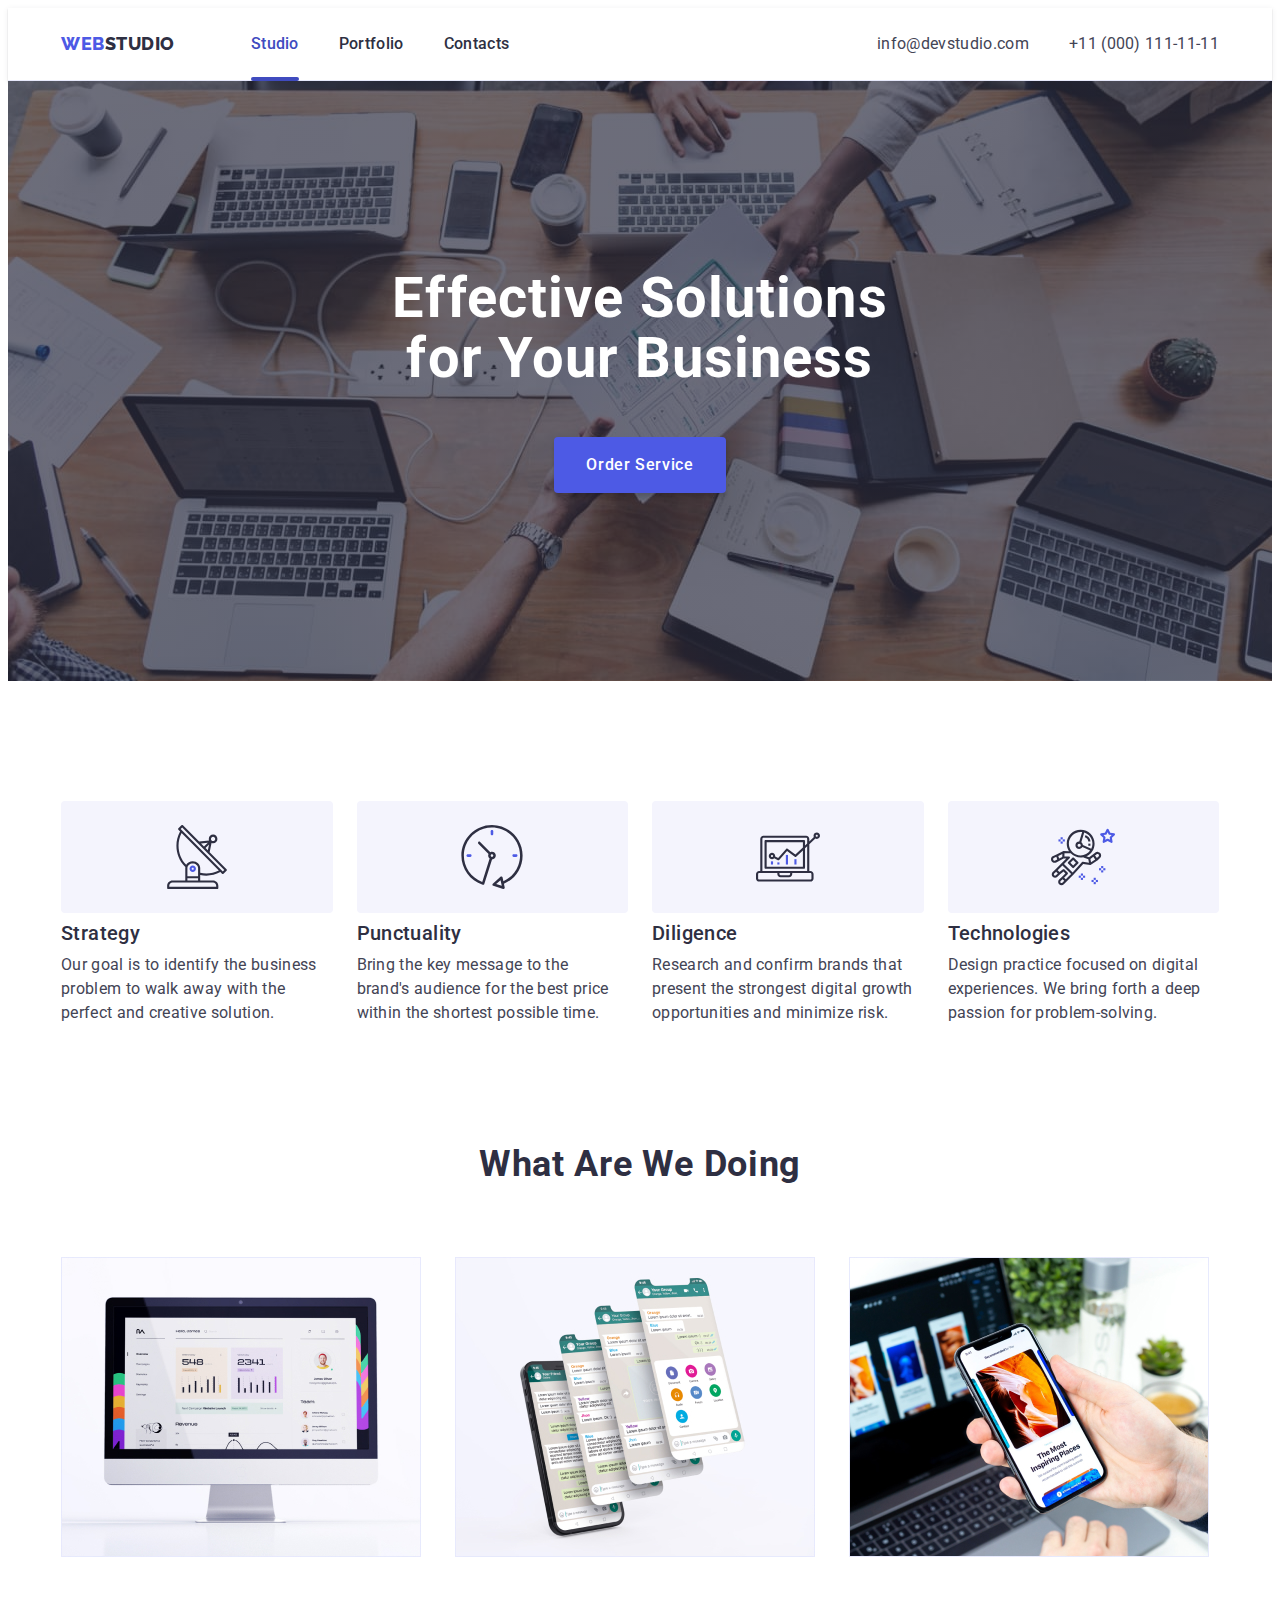
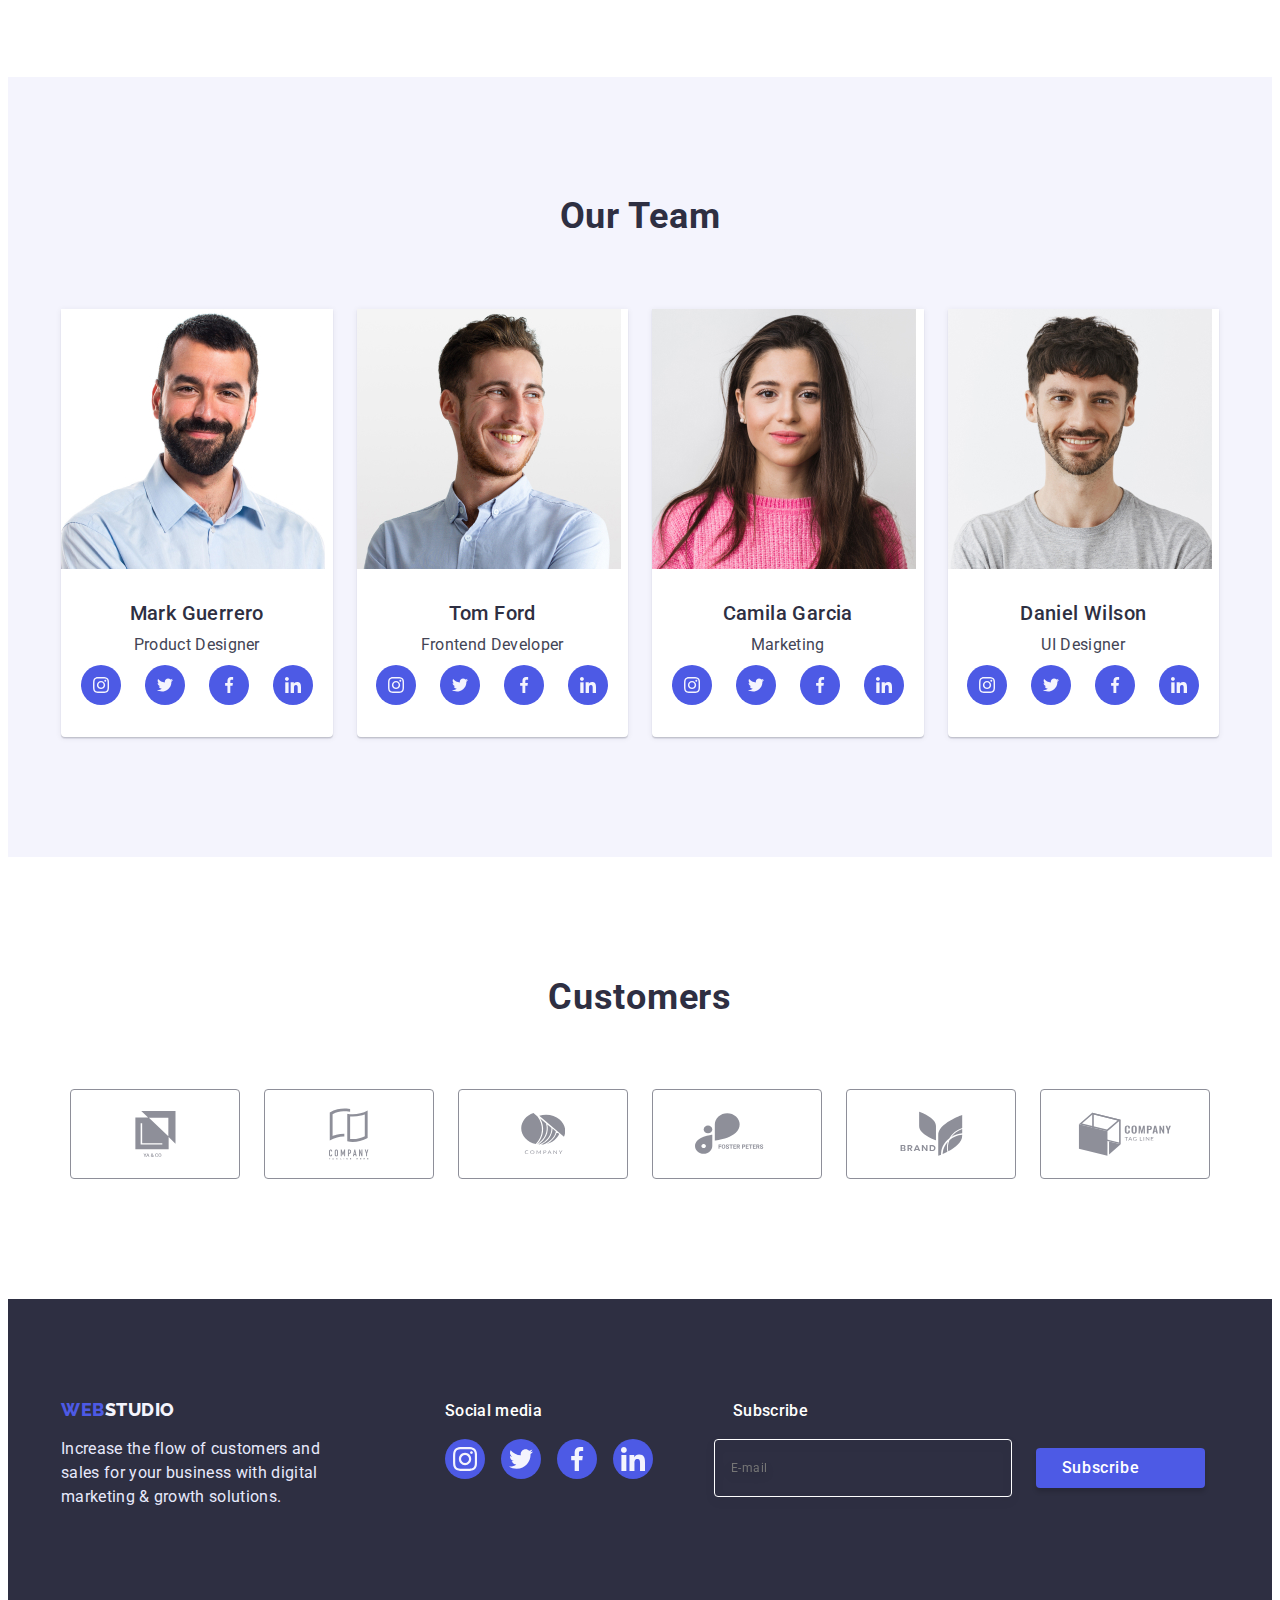
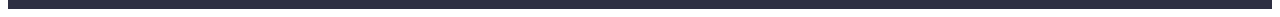
<file: index.html>
<!DOCTYPE html>
<html lang="en">
  <head>
    <meta charset="UTF-8" />
    <meta http-equiv="X-UA-Compatible" content="IE=edge" />
    <meta name="viewport" content="width=device-width, initial-scale=1.0" />
    <link rel="preconnect" href="https://fonts.googleapis.com" />
    <link rel="preconnect" href="https://fonts.gstatic.com" />
    <link
      href="https://fonts.googleapis.com/css2?family=Climate+Crisis&family=Raleway:wght@800&family=Roboto:wght@400;500&display=swap"
      rel="stylesheet"
    />
    <link
      rel="stylesheet"
      href="https://cdnjs.cloudflare.com/ajax/libs/modern-normalize/1.1.0/modern-normalize.min.css"
      integrity="sha512-wpPYUAdjBVSE4KJnH1VR1HeZfpl1ub8YT/NKx4PuQ5NmX2tKuGu6U/JRp5y+Y8XG2tV+wKQpNHVUX03MfMFn9Q=="
      crossorigin="anonymous"
      referrerpolicy="no-referrer"
    />
    <link rel="stylesheet" href="./css/styles.css" />
    <title>goit-markup-hw-06</title>
  </head>
  <body>
    <header class="header">
      <div class="container nav-container">
        <nav class="navigation">
          <a href="./index.html" class="nav-logo link"
            >Web<span>Studio</span></a
          >
          <ul class="nav-list list">
            <li>
              <a href="./index.html" class="nav-link link current">Studio</a>
            </li>
            <li>
              <a href="./portfolio.html" class="nav-link link">Portfolio</a>
            </li>
            <li>
              <a href="./modal.html" class="nav-link link">Contacts</a>
            </li>
          </ul>
        </nav>
        <address class="contacts">
          <ul class="list">
            <li>
              <a href="mailto:info@devstudio.com" class="contacts-link link"
                >info@devstudio.com</a
              >
            </li>
            <li>
              <a href="tel:+110001111111" class="contacts-link link"
                >+11 (000) 111-11-11</a
              >
            </li>
          </ul>
        </address>
      </div>
    </header>

    <main>
      <section class="hero">
        <h1 class="hero-title">Effective Solutions for Your Business</h1>
        <button data-modal-open type="button" class="hero-button">
          Order Service
        </button>
      </section>

      <section class="information">
        <h2 class="information-header">Information</h2>
        <ul class="information-list list container">
          <li>
            <div class="information-icon information-icon-antena">
              <svg class="icon">
                <use
                  href="./images/svg-sprite/symbol-defs.svg#icon-information-antena"
                ></use>
              </svg>
            </div>
            <h3 class="information-title">Strategy</h3>
            <p class="information-text">
              Our goal is to identify the business problem to walk away with the
              perfect and creative solution.
            </p>
          </li>
          <li>
            <div class="information-icon information-icon-clock">
              <svg class="icon">
                <use
                  href="./images/svg-sprite/symbol-defs.svg#icon-information-clock"
                ></use>
              </svg>
            </div>
            <h3 class="information-title">Punctuality</h3>
            <p class="information-text">
              Bring the key message to the brand's audience for the best price
              within the shortest possible time.
            </p>
          </li>
          <li>
            <div class="information-icon information-icon-diagram">
              <svg class="icon">
                <use
                  href="./images/svg-sprite/symbol-defs.svg#icon-information-diagram"
                ></use>
              </svg>
            </div>
            <h3 class="information-title">Diligence</h3>
            <p class="information-text">
              Research and confirm brands that present the strongest digital
              growth opportunities and minimize risk.
            </p>
          </li>
          <li>
            <div class="information-icon information-icon-astronaut">
              <svg class="icon">
                <use
                  href="./images/svg-sprite/symbol-defs.svg#icon-information-astronaut"
                ></use>
              </svg>
            </div>
            <h3 class="information-title">Technologies</h3>
            <p class="information-text">
              Design practice focused on digital experiences. We bring forth a
              deep passion for problem-solving.
            </p>
          </li>
        </ul>
      </section>

      <section class="section examples">
        <div class="container">
          <h2 class="section-title examples-title">What are we doing</h2>
          <ul class="examples-list list">
            <li>
              <img
                src="./images/section2/1.jpg"
                alt="Desktop applications"
                width="360"
                height="300"
              />
            </li>
            <li>
              <img
                src="./images/section2/2.jpg"
                alt="Phone applications"
                width="360"
                height="300"
              />
            </li>
            <li>
              <img
                src="./images/section2/3.jpg"
                alt="Other devices software"
                width="360"
                height="300"
              />
            </li>
          </ul>
        </div>
      </section>

      <section class="section team">
        <div class="container">
          <h2 class="section-title team-logo">Our Team</h2>
          <ul class="team-list list">
            <li class="team-card">
              <img
                src="./images/team/1.jpg"
                alt="First team member"
                width="264"
              />
              <h3 class="team-name">Mark Guerrero</h3>
              <p class="team-role">Product Designer</p>
              <ul class="team-contacts list">
                <li>
                  <a class="team-icon instagram" href="./">
                    <svg class="icon">
                      <use
                        href="./images/svg-sprite/symbol-defs.svg#icon-social-media-instagram"
                      ></use>
                    </svg>
                  </a>
                </li>
                <li>
                  <a class="team-icon twitter" href="./">
                    <svg class="icon">
                      <use
                        href="./images/svg-sprite/symbol-defs.svg#icon-social-media-twitter"
                      ></use>
                    </svg>
                  </a>
                </li>
                <li>
                  <a class="team-icon facebook" href="./">
                    <svg class="icon">
                      <use
                        href="./images/svg-sprite/symbol-defs.svg#icon-social-media-facebook"
                      ></use>
                    </svg>
                  </a>
                </li>
                <li>
                  <a class="team-icon linkedin" href="./">
                    <svg class="icon">
                      <use
                        href="./images/svg-sprite/symbol-defs.svg#icon-social-media-linkedin"
                      ></use>
                    </svg>
                  </a>
                </li>
              </ul>
            </li>
            <li class="team-card">
              <img
                src="./images/team/2.jpg"
                alt="Second team member"
                width="264"
              />
              <h3 class="team-name">Tom Ford</h3>
              <p class="team-role">Frontend Developer</p>
              <ul class="team-contacts list">
                <li>
                  <a class="team-icon instagram" href="./">
                    <svg class="icon">
                      <use
                        href="./images/svg-sprite/symbol-defs.svg#icon-social-media-instagram"
                      ></use>
                    </svg>
                  </a>
                </li>
                <li>
                  <a class="team-icon twitter" href="./">
                    <svg class="icon">
                      <use
                        href="./images/svg-sprite/symbol-defs.svg#icon-social-media-twitter"
                      ></use>
                    </svg>
                  </a>
                </li>
                <li>
                  <a class="team-icon facebook" href="./">
                    <svg class="icon">
                      <use
                        href="./images/svg-sprite/symbol-defs.svg#icon-social-media-facebook"
                      ></use>
                    </svg>
                  </a>
                </li>
                <li>
                  <a class="team-icon linkedin" href="./">
                    <svg class="icon">
                      <use
                        href="./images/svg-sprite/symbol-defs.svg#icon-social-media-linkedin"
                      ></use>
                    </svg>
                  </a>
                </li>
              </ul>
            </li>
            <li class="team-card">
              <img
                src="./images/team/3.jpg"
                alt="Third team member"
                width="264"
              />
              <h3 class="team-name">Camila Garcia</h3>
              <p class="team-role">Marketing</p>
              <ul class="team-contacts list">
                <li>
                  <a class="team-icon instagram" href="./">
                    <svg class="icon">
                      <use
                        href="./images/svg-sprite/symbol-defs.svg#icon-social-media-instagram"
                      ></use>
                    </svg>
                  </a>
                </li>
                <li>
                  <a class="team-icon twitter" href="./">
                    <svg class="icon">
                      <use
                        href="./images/svg-sprite/symbol-defs.svg#icon-social-media-twitter"
                      ></use>
                    </svg>
                  </a>
                </li>
                <li>
                  <a class="team-icon facebook" href="./">
                    <svg class="icon">
                      <use
                        href="./images/svg-sprite/symbol-defs.svg#icon-social-media-facebook"
                      ></use>
                    </svg>
                  </a>
                </li>
                <li>
                  <a class="team-icon linkedin" href="./">
                    <svg class="icon">
                      <use
                        href="./images/svg-sprite/symbol-defs.svg#icon-social-media-linkedin"
                      ></use>
                    </svg>
                  </a>
                </li>
              </ul>
            </li>
            <li class="team-card">
              <img
                src="./images/team/4.jpg"
                alt="Fourth team member"
                width="264"
              />
              <h3 class="team-name">Daniel Wilson</h3>
              <p class="team-role">UI Designer</p>
              <ul class="team-contacts list">
                <li>
                  <a class="team-icon instagram" href="./">
                    <svg class="icon">
                      <use
                        href="./images/svg-sprite/symbol-defs.svg#icon-social-media-instagram"
                      ></use>
                    </svg>
                  </a>
                </li>
                <li>
                  <a class="team-icon twitter" href="./">
                    <svg class="icon">
                      <use
                        href="./images/svg-sprite/symbol-defs.svg#icon-social-media-twitter"
                      ></use>
                    </svg>
                  </a>
                </li>
                <li>
                  <a class="team-icon facebook" href="./">
                    <svg class="icon">
                      <use
                        href="./images/svg-sprite/symbol-defs.svg#icon-social-media-facebook"
                      ></use>
                    </svg>
                  </a>
                </li>
                <li>
                  <a class="team-icon linkedin" href="./">
                    <svg class="icon">
                      <use
                        href="./images/svg-sprite/symbol-defs.svg#icon-social-media-linkedin"
                      ></use>
                    </svg>
                  </a>
                </li>
              </ul>
            </li>
          </ul>
        </div>
      </section>

      <section class="customers">
        <div class="container">
          <h2 class="customers-title">Customers</h2>
          <ul class="list">
            <li>
              <a class="customers-logo" href="./">
                <svg class="icon" width="41px" height="46px">
                  <use
                    href="./images/svg-sprite/symbol-defs.svg#icon-company1"
                  ></use>
                </svg>
              </a>
            </li>
            <li>
              <a class="customers-logo" href="./">
                <svg class="icon" width="40px" height="52px">
                  <use
                    href="./images/svg-sprite/symbol-defs.svg#icon-company2"
                  ></use>
                </svg>
              </a>
            </li>
            <li>
              <a class="customers-logo" href="./">
                <svg class="icon" width="44px" height="41px">
                  <use
                    href="./images/svg-sprite/symbol-defs.svg#icon-company3"
                  ></use>
                </svg>
              </a>
            </li>
            <li>
              <a class="customers-logo" href="./">
                <svg class="icon" width="84px" height="41px">
                  <use
                    href="./images/svg-sprite/symbol-defs.svg#icon-company4"
                  ></use>
                </svg>
              </a>
            </li>
            <li>
              <a class="customers-logo" href="./">
                <svg class="icon" width="63px" height="45px">
                  <use
                    href="./images/svg-sprite/symbol-defs.svg#icon-company5"
                  ></use>
                </svg>
              </a>
            </li>
            <li>
              <a class="customers-logo" href="./">
                <svg class="icon" width="94px" height="44px">
                  <use
                    href="./images/svg-sprite/symbol-defs.svg#icon-company6"
                  ></use>
                </svg>
              </a>
            </li>
          </ul>
        </div>
      </section>
    </main>

    <footer class="footer">
      <div class="container">
        <div class="">
          <a href="./index.html" class="footer-logo nav-logo link"
            >Web<span class="footer-span">Studio</span></a
          >
          <p class="footer-text">
            Increase the flow of customers and sales for your business with
            digital marketing & growth solutions.
          </p>
        </div>

        <div class="footer-contacts">
          <h2 class="footer-title">Social media</h2>

          <ul class="icons list">
            <li>
              <a href="./" class="footer-icon">
                <svg class="icon">
                  <use
                    href="./images/svg-sprite/symbol-defs.svg#icon-social-media-instagram"
                  ></use>
                </svg>
              </a>
            </li>

            <li>
              <a href="./" class="footer-icon">
                <svg class="icon">
                  <use
                    href="./images/svg-sprite/symbol-defs.svg#icon-social-media-twitter"
                  ></use>
                </svg>
              </a>
            </li>

            <li>
              <a href="./" class="footer-icon">
                <svg class="icon">
                  <use
                    href="./images/svg-sprite/symbol-defs.svg#icon-social-media-facebook"
                  ></use>
                </svg>
              </a>
            </li>

            <li>
              <a href="./" class="footer-icon">
                <svg class="icon">
                  <use
                    href="./images/svg-sprite/symbol-defs.svg#icon-social-media-linkedin"
                  ></use>
                </svg>
              </a>
            </li>
          </ul>
        </div>

        <div class="footer-subscribe">
          <h2 class="footer-title">Subscribe</h2>
          <form class="footer-form">
            <label class="footer-label">
              <input
                type="email"
                name="email"
                placeholder="E-mail"
                autocomplete="on"
              />
            </label>

            <button type="submit" class="button footer-form-button">
              Subscribe
              <svg class="icon">
                <use
                  href="./images/svg-sprite/symbol-defs.svg#icon-subscribe"
                ></use>
              </svg>
            </button>
          </form>
        </div>
      </div>
    </footer>

    <div class="backdrop is-hidden" data-modal>
      <div class="modal">
        <p class="modal-text">Leave your contacts and we will call you back</p>
        <form class="js-speaker-form modal-form" autocomplete="off">
          <label class="modal-form modal-form-name" for="name">
            Name
            <input type="text" name="name" id="name" />
            <svg>
              <use href="./images/svg-sprite/symbol-defs.svg#icon-name"></use>
            </svg>
          </label>

          <label class="modal-form modal-form-tel" for="tel">
            Phone
            <input type="tel" name="telephone" id="tel" />
            <svg>
              <use href="./images/svg-sprite/symbol-defs.svg#icon-phone"></use>
            </svg>
          </label>

          <label class="modal-form modal-form-email" for="email">
            Email
            <input type="email" name="email" id="email" />
            <svg>
              <use href="./images/svg-sprite/symbol-defs.svg#icon-email"></use>
            </svg>
          </label>

          <div class="modal-form modal-form-comment">
            <label for="modal-comment">Comment</label>
            <textarea
              name="comment"
              rows="5"
              placeholder="Text input"
              id="modal-comment"
            ></textarea>
          </div>

          <label class="modal-form-licension" for="licension">
            <input type="checkbox" name="licension" id="licension" required />
            <svg class="licension-icon">
              <use
                href="./images/svg-sprite/symbol-defs.svg#icon-license-agreement"
              ></use>
            </svg>
            <span
              >I accept the terms and conditions of the
              <a href="./" class="modal-policy-link">Privacy Policy</a></span
            >
          </label>

          <button type="submit" class="modal-button-send button">Send</button>
        </form>

        <button data-modal-close class="modal-button">
          <svg>
            <use href="./images/svg-sprite/symbol-defs.svg#icon-x"></use>
          </svg>
        </button>
      </div>
    </div>

    <script src="./js/modal.js"></script>

    <script defer src="./js/speaker.js"></script>
  </body>
</html>
<!-- <style>
  .rotate-animation {
    animation: rotate 5s linear infinite;
  }

  @keyframes rotate {
    0% {
      transform: rotate(0deg);
    }
    100% {
      transform: rotate(720deg);
    }
  }
</style> -->
</file>
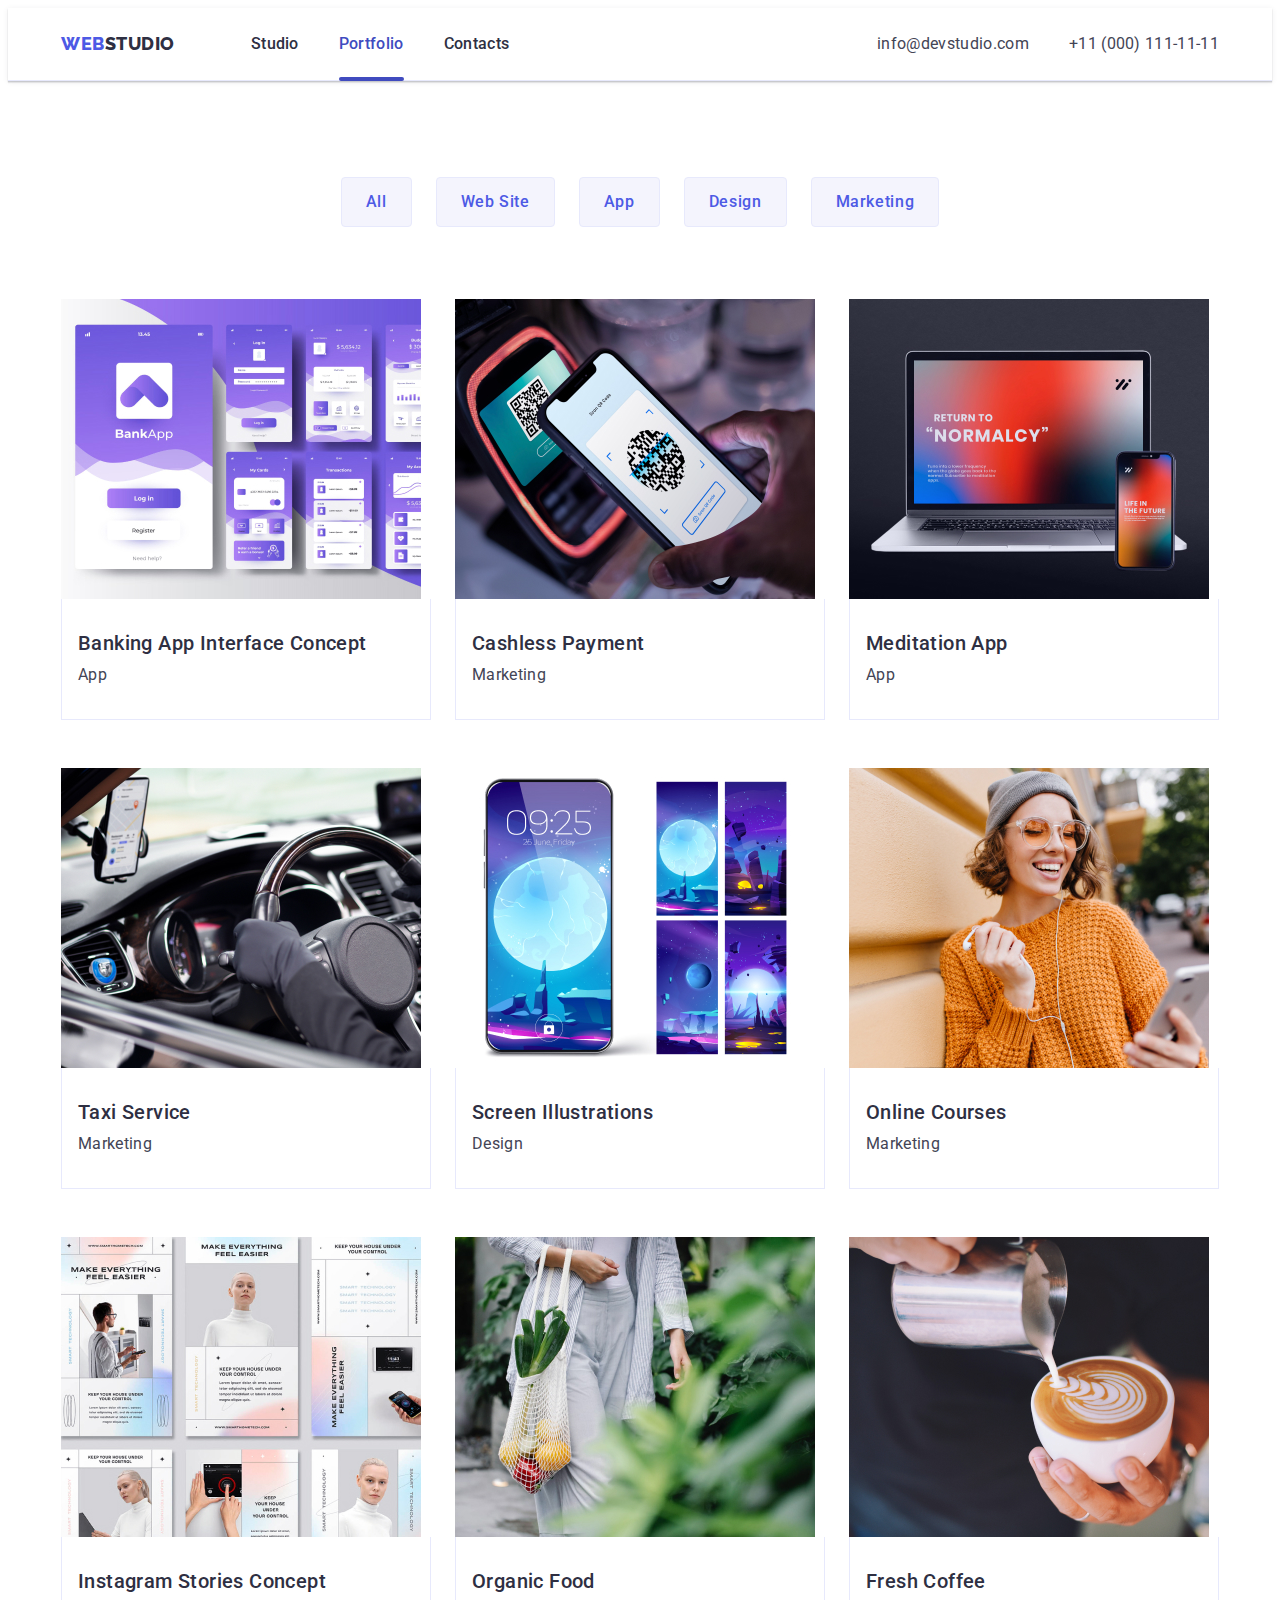
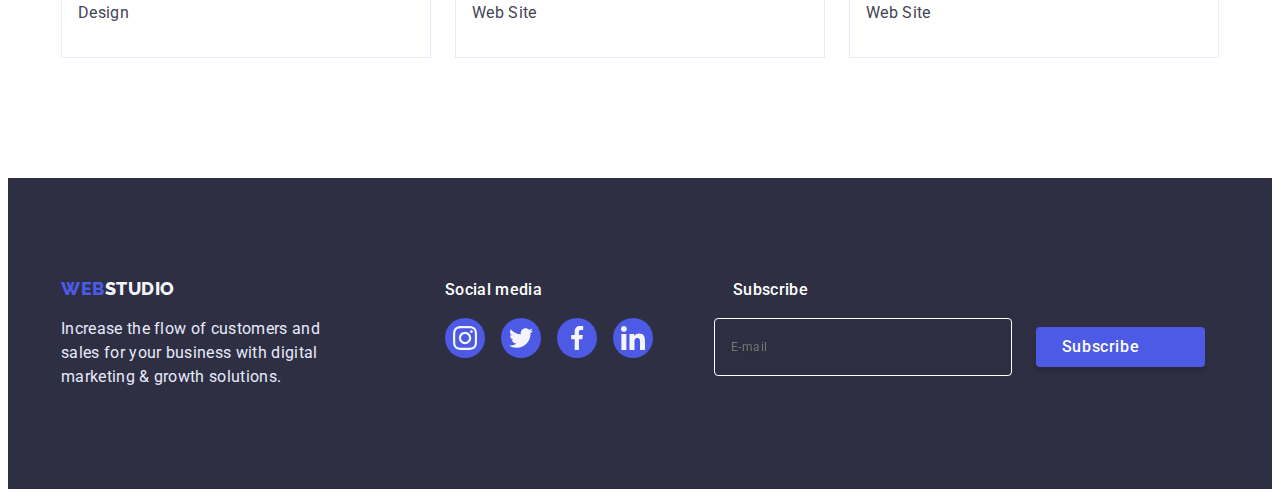
<file: portfolio.html>
<!DOCTYPE html>
<html lang="en">
  <head>
    <meta charset="UTF-8" />
    <meta http-equiv="X-UA-Compatible" content="IE=edge" />
    <meta name="viewport" content="width=device-width, initial-scale=1.0" />
    <link rel="preconnect" href="https://fonts.googleapis.com" />
    <link rel="preconnect" href="https://fonts.gstatic.com" />
    <link
      href="https://fonts.googleapis.com/css2?family=Climate+Crisis&family=Raleway:wght@800&family=Roboto:wght@400;500&display=swap"
      rel="stylesheet"
    />
    <link
      rel="stylesheet"
      href="https://cdnjs.cloudflare.com/ajax/libs/modern-normalize/1.1.0/modern-normalize.min.css"
      integrity="sha512-wpPYUAdjBVSE4KJnH1VR1HeZfpl1ub8YT/NKx4PuQ5NmX2tKuGu6U/JRp5y+Y8XG2tV+wKQpNHVUX03MfMFn9Q=="
      crossorigin="anonymous"
      referrerpolicy="no-referrer"
    />
    <link rel="stylesheet" href="./css/styles.css" />
    <title>Portfolio</title>
  </head>
  <body>
    <header class="header">
      <div class="container nav-container">
        <nav class="navigation">
          <a href="./index.html" class="nav-logo link"
            >Web<span>Studio</span></a
          >
          <ul class="nav-list list">
            <li><a href="./index.html" class="nav-link link">Studio</a></li>
            <li>
              <a href="./portfolio.html" class="nav-link link current"
                >Portfolio</a
              >
            </li>
            <li><a href="" class="nav-link link">Contacts</a></li>
          </ul>
        </nav>
        <address class="contacts">
          <ul class="list">
            <li>
              <a href="mailto:info@devstudio.com" class="contacts-link link"
                >info@devstudio.com</a
              >
            </li>
            <li>
              <a href="tel:+110001111111" class="contacts-link link"
                >+11 (000) 111-11-11</a
              >
            </li>
          </ul>
        </address>
      </div>
    </header>

    <main>
      <section class="portfolio">
        <div class="container">
          <h1 class="information-header">Portfolio</h1>
          <ul class="button-list list">
            <li><button type="button" class="portfolio-button">All</button></li>
            <li>
              <button type="button" class="portfolio-button">Web Site</button>
            </li>
            <li><button type="button" class="portfolio-button">App</button></li>
            <li>
              <button type="button" class="portfolio-button">Design</button>
            </li>
            <li>
              <button type="button" class="portfolio-button">Marketing</button>
            </li>
          </ul>

          <ul class="photo-list list">
            <li>
              <!-- Я ПРОСТО ШУЧУ, я заменю все альты. Потом. Честно.-->
              <a href="" class="link photo-card">
                <div class="photo">
                  <img
                    src="./images/portfolio/1.jpg"
                    alt="Bank-app"
                    width="360"
                    height="300"
                  />
                  <div class="overlay">
                    <p>
                      14 Stylish and User-Friendly App Design Concepts · Task
                      Manager App · Calorie Tracker App · Exotic Fruit Ecommerce
                      App · Cloud Storage App
                    </p>
                  </div>
                </div>
                <div class="photo-signature">
                  <h2 class="portfolio-name">Banking App Interface Concept</h2>
                  <p class="portfolio-role">App</p>
                </div>
              </a>
            </li>

            <li>
              <a href="" class="link photo-card">
                <div class="photo">
                  <img
                    src="./images/portfolio/2.jpg"
                    alt="Mobile-pay"
                    width="360"
                    height="300"
                  />
                  <div class="overlay">
                    <p>
                      14 Stylish and User-Friendly App Design Concepts · Task
                      Manager App · Calorie Tracker App · Exotic Fruit Ecommerce
                      App · Cloud Storage App
                    </p>
                  </div>
                </div>
                <div class="photo-signature">
                  <h2 class="portfolio-name">Cashless Payment</h2>
                  <p class="portfolio-role">Marketing</p>
                </div>
              </a>
            </li>

            <li>
              <a href="" class="link photo-card">
                <div class="photo">
                  <img
                    src="./images/portfolio/3.jpg"
                    alt="Mobile and notepad"
                    width="360"
                    height="300"
                  />
                  <div class="overlay">
                    <p>
                      14 Stylish and User-Friendly App Design Concepts · Task
                      Manager App · Calorie Tracker App · Exotic Fruit Ecommerce
                      App · Cloud Storage App
                    </p>
                  </div>
                </div>
                <div class="photo-signature">
                  <h2 class="portfolio-name">Meditation App</h2>
                  <p class="portfolio-role">App</p>
                </div>
              </a>
            </li>

            <li>
              <a href="" class="link photo-card">
                <div class="photo">
                  <img
                    src="./images/portfolio/4.jpg"
                    alt="Taxi-driver"
                    width="360"
                    height="300"
                  />
                  <div class="overlay">
                    <p>
                      14 Stylish and User-Friendly App Design Concepts · Task
                      Manager App · Calorie Tracker App · Exotic Fruit Ecommerce
                      App · Cloud Storage App
                    </p>
                  </div>
                </div>
                <div class="photo-signature">
                  <h2 class="portfolio-name">Taxi Service</h2>
                  <p class="portfolio-role">Marketing</p>
                </div>
              </a>
            </li>

            <li>
              <a href="" class="link photo-card">
                <div class="photo">
                  <img
                    src="./images/portfolio/5.jpg"
                    alt="Movile screen-art"
                    width="360"
                    height="300"
                  />
                  <div class="overlay">
                    <p>
                      14 Stylish and User-Friendly App Design Concepts · Task
                      Manager App · Calorie Tracker App · Exotic Fruit Ecommerce
                      App · Cloud Storage App
                    </p>
                  </div>
                </div>
                <div class="photo-signature">
                  <h2 class="portfolio-name">Screen Illustrations</h2>
                  <p class="portfolio-role">Design</p>
                </div>
              </a>
            </li>

            <li>
              <a href="" class="link photo-card">
                <div class="photo">
                  <img
                    src="./images/portfolio/6.jpg"
                    alt="Woman with phone"
                    width="360"
                    height="300"
                  />
                  <div class="overlay">
                    <p>
                      14 Stylish and User-Friendly App Design Concepts · Task
                      Manager App · Calorie Tracker App · Exotic Fruit Ecommerce
                      App · Cloud Storage App
                    </p>
                  </div>
                </div>
                <div class="photo-signature">
                  <h2 class="portfolio-name">Online Courses</h2>
                  <p class="portfolio-role">Marketing</p>
                </div>
              </a>
            </li>

            <li>
              <a href="" class="link photo-card">
                <div class="photo">
                  <img
                    src="./images/portfolio/7.jpg"
                    alt="Stories"
                    width="360"
                    height="300"
                  />
                  <div class="overlay">
                    <p>
                      14 Stylish and User-Friendly App Design Concepts · Task
                      Manager App · Calorie Tracker App · Exotic Fruit Ecommerce
                      App · Cloud Storage App
                    </p>
                  </div>
                </div>
                <div class="photo-signature">
                  <h2 class="portfolio-name">Instagram Stories Concept</h2>
                  <p class="portfolio-role">Design</p>
                </div>
              </a>
            </li>

            <li>
              <a href="" class="link photo-card">
                <div class="photo">
                  <img
                    src="./images/portfolio/8.jpg"
                    alt="Avos`ka, heh"
                    width="360"
                    height="300"
                  />
                  <div class="overlay">
                    <p>
                      14 Stylish and User-Friendly App Design Concepts · Task
                      Manager App · Calorie Tracker App · Exotic Fruit Ecommerce
                      App · Cloud Storage App
                    </p>
                  </div>
                </div>
                <div class="photo-signature">
                  <h2 class="portfolio-name">Organic Food</h2>
                  <p class="portfolio-role">Web Site</p>
                </div>
              </a>
            </li>

            <li>
              <a href="" class="link photo-card">
                <div class="photo">
                  <img
                    src="./images/portfolio/9.jpg"
                    alt="Coffee"
                    width="360"
                    height="300"
                  />
                  <div class="overlay">
                    <p>
                      14 Stylish and User-Friendly App Design Concepts · Task
                      Manager App · Calorie Tracker App · Exotic Fruit Ecommerce
                      App · Cloud Storage App
                    </p>
                  </div>
                </div>
                <div class="photo-signature">
                  <h2 class="portfolio-name">Fresh Coffee</h2>
                  <p class="portfolio-role">Web Site</p>
                </div>
              </a>
            </li>
          </ul>
        </div>
      </section>
    </main>

    <footer class="footer">
      <div class="container">
        <div class="">
          <a href="./index.html" class="footer-logo nav-logo link"
            >Web<span class="footer-span">Studio</span></a
          >
          <p class="footer-text">
            Increase the flow of customers and sales for your business with
            digital marketing & growth solutions.
          </p>
        </div>

        <div class="footer-contacts">
          <h2 class="footer-title">Social media</h2>

          <ul class="icons list">
            <li>
              <a href="./" class="footer-icon">
                <svg class="icon">
                  <use
                    href="./images/svg-sprite/symbol-defs.svg#icon-social-media-instagram"
                  ></use>
                </svg>
              </a>
            </li>

            <li>
              <a href="./" class="footer-icon">
                <svg class="icon">
                  <use
                    href="./images/svg-sprite/symbol-defs.svg#icon-social-media-twitter"
                  ></use>
                </svg>
              </a>
            </li>

            <li>
              <a href="./" class="footer-icon">
                <svg class="icon">
                  <use
                    href="./images/svg-sprite/symbol-defs.svg#icon-social-media-facebook"
                  ></use>
                </svg>
              </a>
            </li>

            <li>
              <a href="./" class="footer-icon">
                <svg class="icon">
                  <use
                    href="./images/svg-sprite/symbol-defs.svg#icon-social-media-linkedin"
                  ></use>
                </svg>
              </a>
            </li>
          </ul>
        </div>

        <div class="footer-subscribe">
          <h2 class="footer-title">Subscribe</h2>
          <form class="footer-form">
            <label class="footer-label">
              <input
                type="email"
                name="email"
                placeholder="E-mail"
                autocomplete="on"
              />
            </label>

            <button type="submit" class="button footer-form-button">
              Subscribe
              <svg class="icon">
                <use
                  href="./images/svg-sprite/symbol-defs.svg#icon-subscribe"
                ></use>
              </svg>
            </button>
          </form>
        </div>
      </div>
    </footer>
  </body>
</html>
</file>
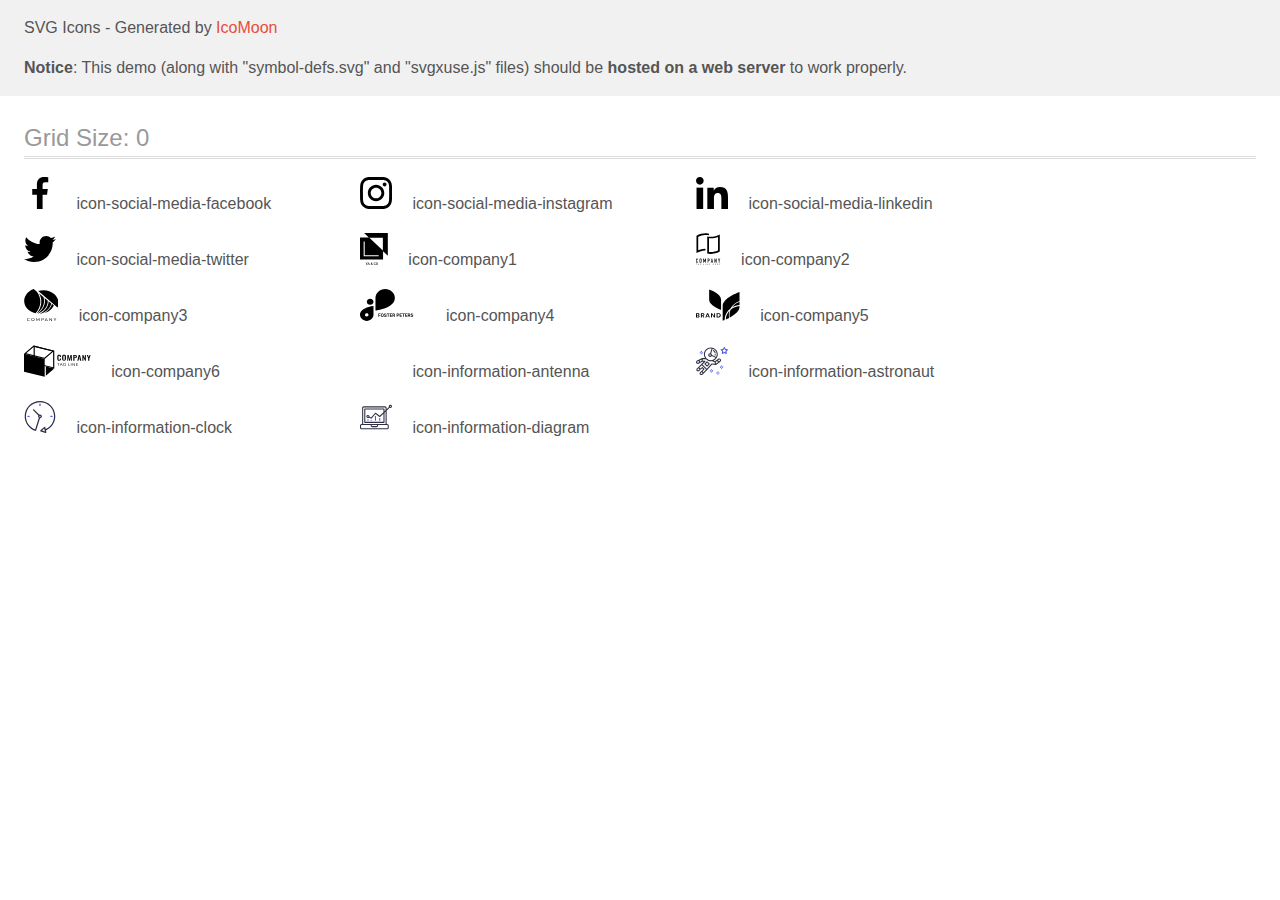
<file: images/svg-sprite/demo-external-svg.html>
<!doctype html>
<html>
<head>
    <title>IcoMoon - SVG Icons</title>
    <meta charset="utf-8">
    <meta name="viewport" content="width=device-width, initial-scale=1">
    <link rel="stylesheet" href="demo-files/demo.css">
    <link rel="stylesheet" href="style.css">
</head>
<body>
<header class="bgc1 clearfix">
<div class="mhl">
    <p>SVG Icons - Generated by <a href="https://icomoon.io/app">IcoMoon</a></p><p><strong>Notice</strong>: This demo (along with "symbol-defs.svg" and "svgxuse.js" files) should be <b>hosted on a web server</b> to work properly.</p>
</div>
</header>
    <div class="clearfix mhl ptl">
        <h1 class="mvm mtn fgc1">Grid Size: 0</h1>
        <div class="glyph fs1">
            <div class="clearfix pbs">
                <svg class="icon icon-social-media-facebook"><use xlink:href="symbol-defs.svg#icon-social-media-facebook"></use></svg><span class="name"> icon-social-media-facebook</span>
            </div>
        </div>
        <div class="glyph fs1">
            <div class="clearfix pbs">
                <svg class="icon icon-social-media-instagram"><use xlink:href="symbol-defs.svg#icon-social-media-instagram"></use></svg><span class="name"> icon-social-media-instagram</span>
            </div>
        </div>
        <div class="glyph fs1">
            <div class="clearfix pbs">
                <svg class="icon icon-social-media-linkedin"><use xlink:href="symbol-defs.svg#icon-social-media-linkedin"></use></svg><span class="name"> icon-social-media-linkedin</span>
            </div>
        </div>
        <div class="glyph fs1">
            <div class="clearfix pbs">
                <svg class="icon icon-social-media-twitter"><use xlink:href="symbol-defs.svg#icon-social-media-twitter"></use></svg><span class="name"> icon-social-media-twitter</span>
            </div>
        </div>
        <div class="glyph fs1">
            <div class="clearfix pbs">
                <svg class="icon icon-company1"><use xlink:href="symbol-defs.svg#icon-company1"></use></svg><span class="name"> icon-company1</span>
            </div>
        </div>
        <div class="glyph fs1">
            <div class="clearfix pbs">
                <svg class="icon icon-company2"><use xlink:href="symbol-defs.svg#icon-company2"></use></svg><span class="name"> icon-company2</span>
            </div>
        </div>
        <div class="glyph fs1">
            <div class="clearfix pbs">
                <svg class="icon icon-company3"><use xlink:href="symbol-defs.svg#icon-company3"></use></svg><span class="name"> icon-company3</span>
            </div>
        </div>
        <div class="glyph fs1">
            <div class="clearfix pbs">
                <svg class="icon icon-company4"><use xlink:href="symbol-defs.svg#icon-company4"></use></svg><span class="name"> icon-company4</span>
            </div>
        </div>
        <div class="glyph fs1">
            <div class="clearfix pbs">
                <svg class="icon icon-company5"><use xlink:href="symbol-defs.svg#icon-company5"></use></svg><span class="name"> icon-company5</span>
            </div>
        </div>
        <div class="glyph fs1">
            <div class="clearfix pbs">
                <svg class="icon icon-company6"><use xlink:href="symbol-defs.svg#icon-company6"></use></svg><span class="name"> icon-company6</span>
            </div>
        </div>
        <div class="glyph fs1">
            <div class="clearfix pbs">
                <svg class="icon icon-information-antenna"><use xlink:href="symbol-defs.svg#icon-information-antenna"></use></svg><span class="name"> icon-information-antenna</span>
            </div>
        </div>
        <div class="glyph fs1">
            <div class="clearfix pbs">
                <svg class="icon icon-information-astronaut"><use xlink:href="symbol-defs.svg#icon-information-astronaut"></use></svg><span class="name"> icon-information-astronaut</span>
            </div>
        </div>
        <div class="glyph fs1">
            <div class="clearfix pbs">
                <svg class="icon icon-information-clock"><use xlink:href="symbol-defs.svg#icon-information-clock"></use></svg><span class="name"> icon-information-clock</span>
            </div>
        </div>
        <div class="glyph fs1">
            <div class="clearfix pbs">
                <svg class="icon icon-information-diagram"><use xlink:href="symbol-defs.svg#icon-information-diagram"></use></svg><span class="name"> icon-information-diagram</span>
            </div>
        </div>
  </div>
<script defer src="svgxuse.js"></script>
</body>
</html>
</file>
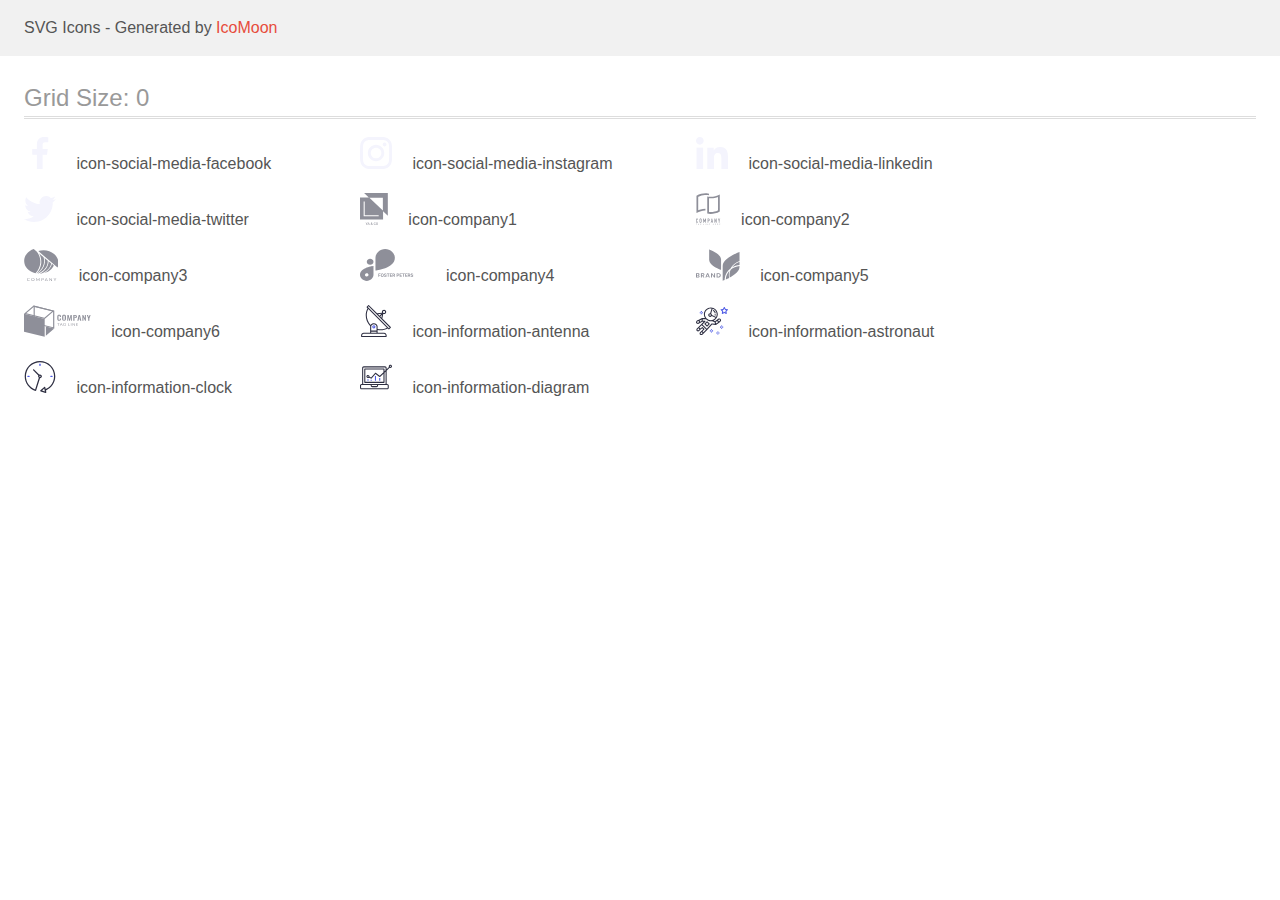
<file: images/svg-sprite/demo.html>
<!doctype html>
<html>
<head>
    <title>IcoMoon - SVG Icons</title>
    <meta charset="utf-8">
    <meta name="viewport" content="width=device-width, initial-scale=1">
    <link rel="stylesheet" href="demo-files/demo.css">
    <link rel="stylesheet" href="style.css">
</head>
<body>
<svg aria-hidden="true" style="position: absolute; width: 0; height: 0; overflow: hidden;" version="1.1" xmlns="http://www.w3.org/2000/svg" xmlns:xlink="http://www.w3.org/1999/xlink">
<defs>
<symbol id="icon-social-media-facebook" viewBox="0 0 32 32">
<path fill="#f4f4fd" style="fill: var(--color1, #f4f4fd)" d="M21.329 5.313h2.921v-5.088c-0.504-0.069-2.237-0.225-4.256-0.225-4.212 0-7.097 2.649-7.097 7.519v4.481h-4.648v5.688h4.648v14.312h5.699v-14.311h4.46l0.708-5.688h-5.169v-3.919c0.001-1.644 0.444-2.769 2.735-2.769v0z"></path>
</symbol>
<symbol id="icon-social-media-instagram" viewBox="0 0 32 32">
<path fill="#f4f4fd" style="fill: var(--color1, #f4f4fd)" d="M31.969 9.408c-0.075-1.7-0.35-2.869-0.744-3.882-0.406-1.075-1.031-2.038-1.85-2.838-0.8-0.813-1.769-1.444-2.832-1.844-1.019-0.394-2.182-0.669-3.882-0.744-1.713-0.081-2.257-0.1-6.601-0.1s-4.888 0.019-6.595 0.094c-1.7 0.075-2.869 0.35-3.882 0.744-1.075 0.406-2.038 1.031-2.838 1.85-0.813 0.8-1.444 1.769-1.844 2.832-0.394 1.019-0.669 2.182-0.744 3.882-0.081 1.713-0.1 2.257-0.1 6.601s0.019 4.888 0.094 6.595c0.075 1.7 0.35 2.869 0.744 3.882 0.406 1.075 1.038 2.038 1.85 2.838 0.8 0.813 1.769 1.444 2.832 1.844 1.019 0.394 2.182 0.669 3.882 0.744 1.706 0.075 2.25 0.094 6.595 0.094s4.888-0.018 6.595-0.094c1.7-0.075 2.869-0.35 3.882-0.744 2.151-0.831 3.851-2.532 4.682-4.682 0.394-1.019 0.669-2.182 0.744-3.882 0.075-1.707 0.094-2.251 0.094-6.595s-0.006-4.888-0.081-6.595zM29.087 22.473c-0.069 1.563-0.331 2.407-0.55 2.969-0.538 1.394-1.644 2.501-3.038 3.038-0.563 0.219-1.413 0.481-2.969 0.55-1.688 0.075-2.194 0.094-6.464 0.094s-4.782-0.018-6.464-0.094c-1.563-0.069-2.407-0.331-2.969-0.55-0.694-0.256-1.325-0.663-1.838-1.194-0.531-0.519-0.938-1.144-1.194-1.838-0.219-0.563-0.481-1.413-0.55-2.969-0.075-1.688-0.094-2.194-0.094-6.464s0.019-4.782 0.094-6.464c0.069-1.563 0.331-2.407 0.55-2.969 0.256-0.694 0.663-1.325 1.2-1.838 0.519-0.531 1.144-0.938 1.838-1.194 0.563-0.219 1.413-0.481 2.969-0.55 1.688-0.075 2.194-0.094 6.464-0.094 4.276 0 4.782 0.019 6.464 0.094 1.563 0.069 2.407 0.331 2.969 0.55 0.694 0.256 1.325 0.662 1.838 1.194 0.531 0.519 0.938 1.144 1.194 1.838 0.219 0.563 0.481 1.413 0.55 2.969 0.075 1.688 0.094 2.194 0.094 6.464s-0.019 4.77-0.094 6.457z"></path>
<path fill="#f4f4fd" style="fill: var(--color1, #f4f4fd)" d="M16.059 7.782c-4.538 0-8.22 3.682-8.22 8.22s3.682 8.22 8.22 8.22c4.538 0 8.22-3.682 8.22-8.22s-3.682-8.22-8.22-8.22zM16.059 21.335c-2.944 0-5.332-2.388-5.332-5.332s2.388-5.332 5.332-5.332c2.944 0 5.332 2.388 5.332 5.332s-2.388 5.332-5.332 5.332v0z"></path>
<path fill="#f4f4fd" style="fill: var(--color1, #f4f4fd)" d="M26.524 7.457c0 1.060-0.859 1.919-1.919 1.919s-1.919-0.859-1.919-1.919c0-1.060 0.859-1.919 1.919-1.919s1.919 0.859 1.919 1.919v0z"></path>
</symbol>
<symbol id="icon-social-media-linkedin" viewBox="0 0 32 32">
<path fill="#f4f4fd" style="fill: var(--color1, #f4f4fd)" d="M31.992 32v-0.001h0.008v-11.736c0-5.741-1.236-10.164-7.948-10.164-3.227 0-5.392 1.771-6.276 3.449h-0.093v-2.913h-6.364v21.364h6.627v-10.579c0-2.785 0.528-5.479 3.977-5.479 3.399 0 3.449 3.179 3.449 5.657v10.401h6.62z"></path>
<path fill="#f4f4fd" style="fill: var(--color1, #f4f4fd)" d="M0.528 10.636h6.635v21.364h-6.635v-21.364z"></path>
<path fill="#f4f4fd" style="fill: var(--color1, #f4f4fd)" d="M3.843-0c-2.121 0-3.843 1.721-3.843 3.843s1.721 3.879 3.843 3.879c2.121 0 3.843-1.757 3.843-3.879-0.001-2.121-1.723-3.843-3.843-3.843v0z"></path>
</symbol>
<symbol id="icon-social-media-twitter" viewBox="0 0 32 32">
<path fill="#f4f4fd" style="fill: var(--color1, #f4f4fd)" d="M32 6.078c-1.19 0.522-2.458 0.868-3.78 1.036 1.36-0.812 2.398-2.088 2.886-3.626-1.268 0.756-2.668 1.29-4.16 1.588-1.204-1.282-2.92-2.076-4.792-2.076-3.632 0-6.556 2.948-6.556 6.562 0 0.52 0.044 1.020 0.152 1.496-5.454-0.266-10.28-2.88-13.522-6.862-0.566 0.982-0.898 2.106-0.898 3.316 0 2.272 1.17 4.286 2.914 5.452-1.054-0.020-2.088-0.326-2.964-0.808 0 0.020 0 0.046 0 0.072 0 3.188 2.274 5.836 5.256 6.446-0.534 0.146-1.116 0.216-1.72 0.216-0.42 0-0.844-0.024-1.242-0.112 0.85 2.598 3.262 4.508 6.13 4.57-2.232 1.746-5.066 2.798-8.134 2.798-0.538 0-1.054-0.024-1.57-0.090 2.906 1.874 6.35 2.944 10.064 2.944 12.072 0 18.672-10 18.672-18.668 0-0.29-0.010-0.57-0.024-0.848 1.302-0.924 2.396-2.078 3.288-3.406z"></path>
</symbol>
<symbol id="icon-company1" viewBox="0 0 28 32">
<path fill="#8e8f99" style="fill: var(--color2, #8e8f99)" d="M4.085 0l4.771 4.546-8.856-0.005v22.054h23.149v-8.432l4.766 4.541v-22.703h-23.83zM22.939 17.629l-13.528-12.889h13.528v12.889zM18.739 23.369h-15.076v-14.833h1.066v13.828h14.010v1.004zM6.67 30.68l-0.562-1.155h-0.464l0.814 1.529v0.891h0.421v-0.891l0.814-1.529h-0.462l-0.562 1.155zM8.741 29.525h0.1l0.914 2.42h-0.439l-0.196-0.567h-0.937l-0.195 0.567h-0.437l0.911-2.42h0.279zM8.297 31.047h0.709l-0.355-1.027-0.354 1.027zM11.222 30.646c-0.018-0.023-0.036-0.046-0.053-0.068-0.062-0.082-0.11-0.161-0.145-0.238-0.034-0.078-0.052-0.157-0.052-0.239 0-0.126 0.026-0.235 0.078-0.326s0.126-0.161 0.221-0.209c0.095-0.050 0.207-0.075 0.334-0.075 0.123 0 0.229 0.025 0.317 0.075 0.090 0.049 0.158 0.114 0.206 0.194 0.049 0.081 0.073 0.17 0.073 0.266 0 0.076-0.014 0.146-0.042 0.209s-0.066 0.121-0.115 0.173c-0.049 0.052-0.105 0.101-0.17 0.148l-0.168 0.122 0.479 0.566c0.016-0.031 0.030-0.064 0.043-0.098 0.041-0.106 0.062-0.224 0.062-0.354h0.346c0 0.117-0.012 0.229-0.035 0.334-0.022 0.105-0.058 0.203-0.108 0.293-0.020 0.037-0.043 0.073-0.069 0.107l0.355 0.418h-0.464l-0.141-0.165c-0.076 0.058-0.159 0.103-0.248 0.136-0.117 0.042-0.243 0.063-0.376 0.063-0.161 0-0.3-0.029-0.417-0.088s-0.208-0.14-0.273-0.243c-0.063-0.103-0.095-0.221-0.095-0.354 0-0.099 0.021-0.185 0.061-0.259 0.041-0.075 0.097-0.145 0.168-0.209 0.066-0.059 0.14-0.119 0.224-0.178zM11.42 30.889l-0.050 0.036c-0.059 0.048-0.103 0.094-0.131 0.138-0.028 0.043-0.046 0.083-0.055 0.12s-0.013 0.069-0.013 0.096c0 0.071 0.015 0.135 0.045 0.193 0.031 0.058 0.076 0.104 0.135 0.138 0.060 0.033 0.132 0.050 0.218 0.050 0.092 0 0.181-0.020 0.268-0.061 0.043-0.021 0.084-0.047 0.123-0.076l-0.539-0.633zM11.516 30.447l0.148-0.1c0.070-0.047 0.12-0.092 0.15-0.136 0.030-0.045 0.045-0.102 0.045-0.17 0-0.058-0.022-0.111-0.067-0.16s-0.107-0.073-0.188-0.073c-0.056 0-0.104 0.013-0.143 0.040-0.039 0.025-0.068 0.060-0.088 0.103-0.019 0.042-0.028 0.089-0.028 0.141 0 0.050 0.013 0.101 0.038 0.155 0.026 0.052 0.060 0.107 0.105 0.165 0.009 0.012 0.018 0.023 0.028 0.035zM15.75 31.157h-0.416c-0.012 0.105-0.038 0.194-0.076 0.268-0.038 0.072-0.094 0.127-0.168 0.165-0.073 0.038-0.169 0.056-0.288 0.056-0.098 0-0.181-0.019-0.251-0.058s-0.127-0.094-0.173-0.165c-0.044-0.071-0.078-0.156-0.1-0.254-0.021-0.1-0.032-0.211-0.032-0.332v-0.204c0-0.129 0.012-0.243 0.035-0.342 0.024-0.101 0.060-0.186 0.108-0.254s0.107-0.121 0.178-0.156c0.071-0.035 0.154-0.053 0.249-0.053 0.116 0 0.211 0.020 0.283 0.060 0.072 0.039 0.126 0.095 0.163 0.17 0.038 0.074 0.062 0.163 0.073 0.268h0.416c-0.017-0.162-0.062-0.305-0.136-0.43-0.073-0.125-0.176-0.223-0.309-0.294s-0.296-0.106-0.489-0.106c-0.152 0-0.289 0.027-0.411 0.080-0.121 0.053-0.224 0.13-0.311 0.231-0.086 0.1-0.153 0.22-0.2 0.361-0.045 0.141-0.068 0.298-0.068 0.472v0.201c0 0.174 0.022 0.331 0.067 0.472 0.045 0.141 0.111 0.261 0.196 0.361 0.085 0.099 0.188 0.175 0.307 0.229 0.12 0.053 0.254 0.080 0.404 0.080 0.195 0 0.361-0.035 0.497-0.106s0.242-0.168 0.317-0.291c0.075-0.124 0.12-0.265 0.133-0.424zM18.059 30.801v-0.133c0-0.183-0.024-0.346-0.073-0.49-0.048-0.145-0.116-0.269-0.204-0.371-0.089-0.103-0.194-0.181-0.317-0.234-0.123-0.054-0.259-0.081-0.409-0.081-0.148 0-0.284 0.027-0.407 0.081-0.122 0.053-0.228 0.131-0.317 0.234-0.089 0.102-0.157 0.226-0.206 0.371-0.049 0.144-0.073 0.308-0.073 0.49v0.133c0 0.183 0.024 0.347 0.073 0.492 0.050 0.145 0.12 0.269 0.209 0.371s0.196 0.18 0.317 0.234c0.123 0.053 0.259 0.080 0.407 0.080 0.15 0 0.286-0.027 0.409-0.080 0.123-0.054 0.228-0.132 0.316-0.234 0.089-0.102 0.157-0.226 0.204-0.371s0.072-0.309 0.072-0.492zM17.642 30.665v0.136c0 0.135-0.013 0.255-0.040 0.359-0.025 0.104-0.063 0.192-0.113 0.264-0.050 0.071-0.111 0.125-0.183 0.161-0.072 0.035-0.155 0.053-0.248 0.053-0.092 0-0.174-0.018-0.246-0.053-0.072-0.037-0.134-0.090-0.186-0.161-0.051-0.072-0.090-0.16-0.116-0.264s-0.040-0.224-0.040-0.359v-0.136c0-0.135 0.013-0.254 0.040-0.357 0.027-0.104 0.065-0.191 0.115-0.261 0.051-0.071 0.112-0.124 0.184-0.16 0.072-0.037 0.154-0.055 0.246-0.055s0.175 0.018 0.248 0.055c0.073 0.035 0.135 0.089 0.184 0.16 0.051 0.070 0.089 0.157 0.115 0.261 0.027 0.103 0.040 0.222 0.040 0.357z"></path>
</symbol>
<symbol id="icon-company2" viewBox="0 0 25 32">
<path fill="#8e8f99" style="fill: var(--color2, #8e8f99)" d="M10.531 1.806h-0.084c-0.129-0.008-0.258-0.011-0.388-0.014v0h-0.28c-0.244 0-0.494 0.006-0.741 0.019-0.019-0.001-0.037-0.001-0.056 0-2.243 0.127-4.44 0.688-6.471 1.651l-0.266 0.128v13.625l0.623-0.211c0.546-0.188 1.129-0.357 1.731-0.513 1.629-0.418 3.301-0.64 4.982-0.662v1.79c-0.223 0.002-0.439 0.008-0.655 0.019h-0.051c-1.294 0.071-2.577 0.268-3.833 0.588-1.59 0.398-3.124 0.996-4.566 1.779v-17.475c1.497-0.873 3.11-1.529 4.79-1.948 1.475-0.381 2.992-0.576 4.515-0.582h0.263c0.314 0.008 0.621 0.022 0.909 0.044 0.759 0.053 1.511 0.173 2.249 0.358v1.762c-0.717-0.167-1.445-0.277-2.179-0.329-0.015-0.001-0.030-0.003-0.045-0.004-0.152-0.013-0.304-0.026-0.446-0.026zM13.633 3.607c0.391 0.030 0.796 0.044 1.205 0.044 1.601-0.006 3.195-0.21 4.747-0.609 1.589-0.4 3.123-0.998 4.564-1.781v17.163c-1.498 0.873-3.111 1.529-4.792 1.948-1.475 0.379-2.992 0.574-4.515 0.581-1.154 0.009-2.304-0.126-3.425-0.404v-17.275c0.265 0.061 0.537 0.117 0.814 0.164 0.455 0.077 0.934 0.133 1.401 0.167zM22.367 3.74l-0.623 0.21c-0.573 0.192-1.15 0.365-1.731 0.518-1.691 0.434-3.428 0.657-5.173 0.663-0.406 0-0.78-0.011-1.141-0.034l-0.497-0.033v14.017l0.427 0.038c0.395 0.034 0.803 0.052 1.214 0.052 1.374-0.006 2.743-0.183 4.074-0.527 1.096-0.275 2.162-0.658 3.184-1.144l0.266-0.128v-13.63z"></path>
<path fill="#8e8f99" style="fill: var(--color2, #8e8f99)" d="M1.684 25.977c-0.090-0.093-0.197-0.166-0.317-0.214s-0.247-0.071-0.376-0.066c-0.137-0.002-0.273 0.024-0.4 0.075-0.117 0.046-0.222 0.116-0.311 0.205s-0.156 0.196-0.201 0.313c-0.049 0.123-0.073 0.254-0.072 0.387v2.335c-0.006 0.165 0.026 0.328 0.092 0.479 0.055 0.12 0.135 0.226 0.233 0.313 0.093 0.079 0.203 0.135 0.321 0.166 0.114 0.032 0.231 0.048 0.349 0.049 0.13 0.001 0.259-0.027 0.377-0.081 0.117-0.051 0.222-0.124 0.311-0.216 0.087-0.091 0.156-0.197 0.204-0.313 0.050-0.118 0.075-0.244 0.075-0.372v-0.261h-0.61v0.208c0.002 0.071-0.010 0.142-0.036 0.208-0.020 0.050-0.050 0.095-0.089 0.131-0.038 0.031-0.081 0.053-0.128 0.067-0.041 0.014-0.084 0.021-0.128 0.022-0.054 0.006-0.11-0.002-0.16-0.024s-0.094-0.057-0.126-0.101c-0.058-0.094-0.086-0.203-0.081-0.313v-2.177c-0.004-0.121 0.022-0.241 0.075-0.349 0.032-0.049 0.077-0.089 0.129-0.114s0.112-0.034 0.17-0.027c0.053-0.002 0.105 0.009 0.152 0.032s0.089 0.057 0.12 0.099c0.068 0.090 0.104 0.2 0.101 0.313v0.202h0.604v-0.238c0.001-0.14-0.024-0.278-0.075-0.408-0.045-0.122-0.114-0.234-0.204-0.329z"></path>
<path fill="#8e8f99" style="fill: var(--color2, #8e8f99)" d="M5.31 25.95c-0.195-0.164-0.44-0.255-0.694-0.257-0.124 0-0.248 0.023-0.364 0.066-0.119 0.042-0.228 0.107-0.322 0.191-0.101 0.091-0.182 0.202-0.237 0.327-0.061 0.143-0.092 0.297-0.089 0.452v2.239c-0.004 0.158 0.026 0.314 0.089 0.459 0.055 0.12 0.136 0.227 0.237 0.313 0.093 0.087 0.203 0.154 0.322 0.197 0.117 0.043 0.24 0.065 0.364 0.066s0.248-0.023 0.364-0.066c0.121-0.044 0.233-0.111 0.33-0.197 0.097-0.087 0.176-0.194 0.23-0.313 0.063-0.145 0.093-0.301 0.089-0.459v-2.239c0.003-0.155-0.027-0.31-0.089-0.452-0.054-0.123-0.133-0.235-0.23-0.327zM5.025 28.969c0.005 0.060-0.003 0.12-0.024 0.176s-0.054 0.107-0.097 0.148c-0.081 0.068-0.182 0.105-0.287 0.105s-0.207-0.037-0.287-0.105c-0.043-0.041-0.076-0.092-0.097-0.148s-0.029-0.116-0.024-0.176v-2.239c-0.005-0.060 0.003-0.12 0.024-0.176s0.054-0.107 0.097-0.148c0.081-0.068 0.182-0.105 0.287-0.105s0.207 0.037 0.287 0.105c0.043 0.041 0.076 0.092 0.097 0.148s0.029 0.116 0.024 0.176v2.239z"></path>
<path fill="#8e8f99" style="fill: var(--color2, #8e8f99)" d="M10.072 29.969v-4.239h-0.587l-0.771 2.244h-0.011l-0.777-2.244h-0.581v4.239h0.606v-2.579h0.011l0.593 1.823h0.302l0.598-1.823h0.011v2.579h0.606z"></path>
<path fill="#8e8f99" style="fill: var(--color2, #8e8f99)" d="M13.513 26.027c-0.093-0.105-0.211-0.184-0.343-0.232-0.142-0.046-0.29-0.068-0.439-0.066h-0.9v4.239h0.604v-1.656h0.311c0.188 0.009 0.376-0.031 0.545-0.116 0.137-0.076 0.252-0.188 0.332-0.324 0.070-0.113 0.117-0.238 0.139-0.369 0.024-0.16 0.035-0.321 0.033-0.482 0.006-0.204-0.014-0.407-0.059-0.606-0.040-0.147-0.117-0.281-0.223-0.39zM13.201 27.319c-0.003 0.077-0.022 0.152-0.056 0.221-0.035 0.065-0.089 0.117-0.156 0.149-0.089 0.040-0.187 0.058-0.285 0.053h-0.275v-1.441h0.311c0.094-0.005 0.187 0.014 0.272 0.053 0.062 0.036 0.112 0.091 0.142 0.157 0.033 0.074 0.051 0.155 0.053 0.236 0 0.089 0 0.183 0 0.282s0.006 0.2 0 0.291h-0.006z"></path>
<path fill="#8e8f99" style="fill: var(--color2, #8e8f99)" d="M16.374 25.73h-0.495l-0.934 4.239h0.604l0.177-0.911h0.823l0.177 0.911h0.604l-0.957-4.239zM15.817 28.481l0.297-1.537h0.011l0.296 1.537h-0.604z"></path>
<path fill="#8e8f99" style="fill: var(--color2, #8e8f99)" d="M20.277 28.284h-0.011l-0.912-2.554h-0.581v4.239h0.604v-2.549h0.012l0.923 2.549h0.568v-4.239h-0.604v2.554z"></path>
<path fill="#8e8f99" style="fill: var(--color2, #8e8f99)" d="M23.968 25.73l-0.486 1.685h-0.012l-0.486-1.685h-0.64l0.83 2.447v1.792h0.604v-1.792l0.83-2.447h-0.64z"></path>
<path fill="#8e8f99" style="fill: var(--color2, #8e8f99)" d="M0 31.166h0.291v0.817h0.198v-0.817h0.29v-0.167h-0.778v0.167z"></path>
<path fill="#8e8f99" style="fill: var(--color2, #8e8f99)" d="M2.447 30.998l-0.381 0.984h0.21l0.081-0.224h0.392l0.084 0.224h0.215l-0.391-0.984h-0.21zM2.416 31.593l0.134-0.365 0.134 0.365h-0.268z"></path>
<path fill="#8e8f99" style="fill: var(--color2, #8e8f99)" d="M4.866 31.62h0.227v0.127c-0.066 0.053-0.149 0.082-0.234 0.083-0.040 0.002-0.079-0.005-0.116-0.021s-0.068-0.041-0.093-0.072c-0.052-0.075-0.078-0.165-0.073-0.257 0-0.219 0.095-0.329 0.283-0.329 0.050-0.005 0.099 0.008 0.14 0.037s0.070 0.071 0.082 0.12l0.195-0.038c-0.042-0.192-0.181-0.289-0.417-0.289-0.127-0.003-0.25 0.042-0.344 0.127-0.050 0.049-0.088 0.108-0.112 0.174s-0.034 0.135-0.029 0.205c-0.006 0.135 0.039 0.267 0.126 0.369 0.048 0.050 0.107 0.088 0.171 0.113s0.134 0.035 0.203 0.031c0.154 0.004 0.304-0.052 0.417-0.157v-0.388h-0.427v0.166z"></path>
<path fill="#8e8f99" style="fill: var(--color2, #8e8f99)" d="M7.337 30.998h-0.199v0.984h0.69v-0.167h-0.49v-0.817z"></path>
<path fill="#8e8f99" style="fill: var(--color2, #8e8f99)" d="M9.426 30.998h-0.199v0.984h0.199v-0.984z"></path>
<path fill="#8e8f99" style="fill: var(--color2, #8e8f99)" d="M11.469 31.656l-0.403-0.657h-0.193v0.984h0.185v-0.643l0.395 0.643h0.198v-0.984h-0.182v0.657z"></path>
<path fill="#8e8f99" style="fill: var(--color2, #8e8f99)" d="M13.315 31.549h0.49v-0.167h-0.49v-0.216h0.528v-0.167h-0.727v0.984h0.747v-0.167h-0.548v-0.266z"></path>
<path fill="#8e8f99" style="fill: var(--color2, #8e8f99)" d="M17.792 31.387h-0.388v-0.388h-0.198v0.984h0.198v-0.43h0.388v0.43h0.198v-0.984h-0.198v0.388z"></path>
<path fill="#8e8f99" style="fill: var(--color2, #8e8f99)" d="M19.649 31.549h0.492v-0.167h-0.492v-0.216h0.529v-0.167h-0.727v0.984h0.746v-0.167h-0.548v-0.266z"></path>
<path fill="#8e8f99" style="fill: var(--color2, #8e8f99)" d="M22.168 31.549c0.171-0.027 0.258-0.117 0.258-0.274 0.005-0.042-0.001-0.084-0.018-0.123s-0.044-0.072-0.078-0.096c-0.089-0.045-0.189-0.065-0.288-0.058h-0.417v0.984h0.198v-0.412h0.039c0.042-0.003 0.084 0.005 0.123 0.022 0.029 0.018 0.053 0.043 0.070 0.072l0.215 0.313h0.237l-0.12-0.192c-0.053-0.095-0.128-0.176-0.218-0.236zM21.969 31.413h-0.146v-0.247h0.156c0.068-0.005 0.136 0.002 0.201 0.023 0.014 0.013 0.026 0.029 0.033 0.046s0.011 0.037 0.010 0.056c-0.001 0.019-0.006 0.038-0.015 0.055s-0.022 0.032-0.037 0.043c-0.065 0.020-0.133 0.028-0.201 0.023z"></path>
<path fill="#8e8f99" style="fill: var(--color2, #8e8f99)" d="M24.067 31.549h0.49v-0.167h-0.49v-0.216h0.529v-0.167h-0.729v0.984h0.747v-0.167h-0.548v-0.266z"></path>
</symbol>
<symbol id="icon-company3" viewBox="0 0 34 32">
<path fill="#8e8f99" style="fill: var(--color2, #8e8f99)" d="M5.315 31.394c0.013 0 0.025 0.003 0.036 0.007s0.022 0.011 0.030 0.019l0.172 0.162c-0.134 0.131-0.299 0.236-0.485 0.307-0.217 0.078-0.452 0.116-0.687 0.11-0.221 0.004-0.441-0.031-0.646-0.103-0.185-0.066-0.351-0.165-0.487-0.291-0.139-0.13-0.246-0.283-0.315-0.449-0.075-0.185-0.112-0.38-0.11-0.576-0.003-0.197 0.037-0.393 0.119-0.578 0.075-0.167 0.189-0.32 0.334-0.449 0.147-0.127 0.323-0.226 0.517-0.293 0.212-0.070 0.438-0.105 0.666-0.103 0.211-0.004 0.422 0.028 0.618 0.094 0.171 0.063 0.327 0.151 0.463 0.26l-0.144 0.173c-0.010 0.012-0.022 0.023-0.037 0.031-0.017 0.010-0.038 0.015-0.058 0.013-0.022-0.001-0.044-0.008-0.062-0.018l-0.078-0.046-0.108-0.059c-0.046-0.022-0.095-0.041-0.144-0.057-0.064-0.020-0.129-0.035-0.196-0.046-0.085-0.013-0.17-0.019-0.256-0.018-0.164-0.002-0.327 0.025-0.478 0.077-0.142 0.049-0.269 0.123-0.375 0.217-0.107 0.1-0.19 0.218-0.243 0.346-0.061 0.147-0.091 0.301-0.088 0.457-0.003 0.158 0.027 0.315 0.088 0.464 0.053 0.127 0.134 0.244 0.239 0.344 0.099 0.093 0.221 0.166 0.358 0.214 0.141 0.050 0.292 0.075 0.444 0.074 0.088 0.001 0.176-0.004 0.263-0.015 0.142-0.015 0.278-0.057 0.399-0.123 0.060-0.034 0.117-0.072 0.17-0.114 0.022-0.018 0.051-0.029 0.082-0.029z"></path>
<path fill="#8e8f99" style="fill: var(--color2, #8e8f99)" d="M10.292 30.58c0.003 0.195-0.037 0.389-0.116 0.573-0.070 0.166-0.181 0.318-0.325 0.445s-0.317 0.226-0.509 0.292c-0.422 0.137-0.888 0.137-1.31 0-0.191-0.067-0.363-0.166-0.506-0.293-0.144-0.129-0.255-0.282-0.327-0.449-0.155-0.371-0.155-0.776 0-1.147 0.074-0.167 0.185-0.32 0.327-0.451 0.144-0.123 0.317-0.218 0.506-0.282 0.421-0.14 0.889-0.14 1.31 0 0.191 0.066 0.365 0.166 0.508 0.293 0.142 0.128 0.252 0.279 0.325 0.444 0.080 0.184 0.119 0.38 0.116 0.576zM9.839 30.58c0.003-0.156-0.024-0.312-0.082-0.46-0.048-0.127-0.127-0.244-0.231-0.344-0.101-0.095-0.225-0.169-0.364-0.217-0.306-0.101-0.646-0.101-0.952 0-0.139 0.048-0.263 0.123-0.364 0.217-0.105 0.099-0.185 0.217-0.233 0.344-0.11 0.3-0.11 0.621 0 0.92 0.049 0.127 0.128 0.245 0.233 0.344 0.101 0.094 0.225 0.168 0.364 0.215 0.307 0.098 0.645 0.098 0.952 0 0.139-0.048 0.263-0.121 0.364-0.215 0.103-0.1 0.182-0.217 0.231-0.344 0.058-0.148 0.085-0.304 0.082-0.46z"></path>
<path fill="#8e8f99" style="fill: var(--color2, #8e8f99)" d="M13.687 31.062l0.045 0.103c0.017-0.037 0.032-0.070 0.050-0.103 0.016-0.035 0.035-0.068 0.056-0.101l1.101-1.71c0.022-0.029 0.041-0.048 0.063-0.053 0.029-0.008 0.060-0.011 0.090-0.009h0.325v2.781h-0.386v-2.045c0-0.026 0-0.055 0-0.087-0.002-0.032-0.002-0.064 0-0.096l-1.107 1.734c-0.014 0.026-0.037 0.048-0.065 0.063s-0.061 0.023-0.095 0.023h-0.062c-0.034 0-0.066-0.008-0.095-0.023s-0.051-0.037-0.065-0.064l-1.14-1.745c0 0.033 0 0.066 0 0.099s0 0.063 0 0.088v2.045h-0.373v-2.776h0.325c0.031-0.001 0.061 0.002 0.090 0.009 0.027 0.011 0.048 0.030 0.060 0.053l1.125 1.712c0.022 0.032 0.041 0.065 0.056 0.099z"></path>
<path fill="#8e8f99" style="fill: var(--color2, #8e8f99)" d="M17.83 30.924v1.042h-0.431v-2.777h0.961c0.181-0.003 0.362 0.017 0.536 0.061 0.139 0.034 0.269 0.093 0.379 0.173 0.096 0.075 0.169 0.169 0.215 0.272 0.051 0.113 0.076 0.234 0.073 0.355 0.002 0.122-0.025 0.243-0.080 0.355-0.052 0.107-0.131 0.202-0.233 0.278-0.111 0.084-0.24 0.146-0.381 0.184-0.168 0.046-0.343 0.067-0.519 0.064l-0.521-0.007zM17.83 30.626h0.521c0.113 0.001 0.226-0.013 0.334-0.042 0.089-0.026 0.171-0.066 0.241-0.12 0.065-0.051 0.115-0.114 0.146-0.184 0.035-0.074 0.053-0.154 0.052-0.234 0.005-0.077-0.010-0.154-0.043-0.226s-0.085-0.137-0.151-0.19c-0.165-0.11-0.371-0.163-0.579-0.149h-0.521v1.145z"></path>
<path fill="#8e8f99" style="fill: var(--color2, #8e8f99)" d="M23.621 31.97h-0.34c-0.034 0.001-0.068-0.008-0.095-0.026-0.024-0.017-0.044-0.039-0.056-0.064l-0.293-0.672h-1.471l-0.304 0.672c-0.011 0.025-0.030 0.046-0.054 0.063-0.027 0.019-0.062 0.029-0.097 0.028h-0.34l1.293-2.782h0.448l1.31 2.782zM21.488 30.937h1.215l-0.513-1.132c-0.039-0.085-0.072-0.172-0.097-0.261l-0.050 0.145c-0.015 0.044-0.032 0.085-0.047 0.118l-0.509 1.13z"></path>
<path fill="#8e8f99" style="fill: var(--color2, #8e8f99)" d="M25.483 29.201c0.026 0.012 0.048 0.029 0.065 0.050l1.885 2.097c0-0.033 0-0.066 0-0.098s0-0.063 0-0.092v-1.97h0.386v2.782h-0.215c-0.031 0.001-0.061-0.005-0.088-0.017-0.027-0.013-0.050-0.031-0.069-0.052l-1.883-2.095c0.002 0.032 0.002 0.064 0 0.096 0 0.031 0 0.059 0 0.085v1.983h-0.386v-2.782h0.228c0.027-0.001 0.053 0.004 0.078 0.013z"></path>
<path fill="#8e8f99" style="fill: var(--color2, #8e8f99)" d="M30.993 30.863v1.104h-0.431v-1.104l-1.191-1.675h0.386c0.033-0.002 0.066 0.007 0.093 0.024 0.023 0.018 0.043 0.039 0.058 0.063l0.745 1.081c0.030 0.046 0.056 0.088 0.078 0.129s0.039 0.079 0.054 0.118l0.056-0.12c0.021-0.044 0.045-0.086 0.073-0.127l0.735-1.088c0.015-0.022 0.034-0.042 0.056-0.059 0.026-0.019 0.059-0.029 0.093-0.028h0.39l-1.194 1.683z"></path>
<path fill="#8e8f99" style="fill: var(--color2, #8e8f99)" d="M13.474 24.521c0.187 0.020 0.377 0.037 0.569 0.052 2.907-1.111 5.366-2.93 7.070-5.228s2.577-4.975 2.511-7.696l-3.204-2.737c0.651 2.896 0.347 5.89-0.88 8.647s-3.327 5.167-6.066 6.962z"></path>
<path fill="#8e8f99" style="fill: var(--color2, #8e8f99)" d="M12.33 24.393l0.086 0.015c2.927-1.789 5.158-4.286 6.406-7.17s1.454-6.021 0.592-9.006l-4.563-3.899c1.846 3.205 2.589 6.791 2.142 10.342s-2.063 6.921-4.663 9.718z"></path>
<path fill="#8e8f99" style="fill: var(--color2, #8e8f99)" d="M27.805 14.862c-0.775 2.989-2.658 5.685-5.369 7.687-0.792 0.588-1.646 1.112-2.551 1.565 2.207-0.554 4.236-1.534 5.93-2.865s3.008-2.975 3.84-4.808l-1.851-1.579z"></path>
<path fill="#8e8f99" style="fill: var(--color2, #8e8f99)" d="M27.079 14.422l-2.635-2.251c-0.050 2.567-0.904 5.075-2.473 7.264s-3.795 3.98-6.448 5.185h0.013c0.591-0 1.182-0.030 1.769-0.090 2.479-0.865 4.669-2.24 6.375-4.004s2.874-3.861 3.4-6.104z"></path>
<path fill="#8e8f99" style="fill: var(--color2, #8e8f99)" d="M12.711 2.689l-3.143-2.689c-2.81 0.928-5.227 2.559-6.934 4.679s-2.625 4.632-2.634 7.206v0c0.011 2.844 1.131 5.604 3.184 7.843s4.921 3.829 8.151 4.518c2.883-3.001 4.571-6.709 4.818-10.586s-0.958-7.72-3.442-10.971z"></path>
<path fill="#8e8f99" style="fill: var(--color2, #8e8f99)" d="M34.341 14.008c-0.011-3.374-1.585-6.608-4.378-8.994s-6.577-3.731-10.526-3.74c-1.825-0.002-3.634 0.286-5.337 0.849l19.245 16.443c0.659-1.454 0.997-2.999 0.995-4.558z"></path>
</symbol>
<symbol id="icon-company4" viewBox="0 0 66 32">
<path fill="#8e8f99" style="fill: var(--color2, #8e8f99)" d="M10.207 9.77h-0.002c-1.862 0-3.371 1.361-3.371 3.040v0.002c0 1.679 1.509 3.040 3.371 3.040h0.002c1.862 0 3.371-1.361 3.371-3.040v-0.002c0-1.679-1.509-3.040-3.371-3.040z"></path>
<path fill="#8e8f99" style="fill: var(--color2, #8e8f99)" d="M35.092 8.798c-0.005-2.332-1.035-4.567-2.863-6.215s-4.307-2.578-6.893-2.583v0c-2.587 0.004-5.067 0.932-6.896 2.582s-2.86 3.884-2.865 6.217v12.858c0 0 19.515-1.96 19.517-12.856v-0.002z"></path>
<path fill="#8e8f99" style="fill: var(--color2, #8e8f99)" d="M0 25.877c0.005 1.622 0.721 3.177 1.994 4.325s2.996 1.794 4.796 1.799c1.799-0.005 3.523-0.651 4.795-1.798s1.989-2.701 1.994-4.323v-8.947c0 0-13.579 1.365-13.579 8.945zM6.789 27.48c-0.352 0-0.695-0.094-0.988-0.27s-0.52-0.426-0.655-0.719-0.17-0.615-0.101-0.926c0.069-0.311 0.238-0.597 0.487-0.821s0.565-0.377 0.91-0.439c0.345-0.062 0.702-0.030 1.027 0.091s0.603 0.327 0.798 0.59c0.195 0.264 0.3 0.573 0.3 0.891 0.001 0.211-0.044 0.42-0.133 0.615s-0.22 0.373-0.385 0.522c-0.165 0.149-0.362 0.268-0.578 0.349s-0.448 0.123-0.682 0.123v-0.006z"></path>
<path fill="#8e8f99" style="fill: var(--color2, #8e8f99)" d="M19.207 24.597v3.329h-0.686v-3.329h0.686zM20.533 26.019v0.535h-1.514v-0.535h1.514zM20.693 24.597v0.537h-1.674v-0.537h1.674zM23.826 26.184v0.158c0 0.253-0.034 0.48-0.103 0.681s-0.165 0.373-0.29 0.515c-0.125 0.14-0.274 0.248-0.448 0.322-0.172 0.075-0.364 0.112-0.574 0.112-0.209 0-0.4-0.037-0.574-0.112-0.172-0.075-0.322-0.182-0.448-0.322-0.127-0.142-0.225-0.313-0.295-0.514-0.069-0.201-0.103-0.428-0.103-0.681v-0.158c0-0.255 0.034-0.482 0.103-0.681 0.069-0.201 0.165-0.373 0.29-0.514 0.127-0.142 0.276-0.25 0.448-0.325 0.174-0.075 0.365-0.112 0.574-0.112 0.21 0 0.402 0.037 0.574 0.112 0.174 0.075 0.323 0.183 0.448 0.325 0.127 0.142 0.224 0.313 0.293 0.514 0.070 0.2 0.105 0.427 0.105 0.681zM23.133 26.342v-0.162c0-0.177-0.016-0.332-0.048-0.466s-0.079-0.247-0.142-0.338-0.139-0.16-0.229-0.206c-0.090-0.047-0.193-0.071-0.309-0.071s-0.219 0.024-0.309 0.071c-0.088 0.046-0.164 0.114-0.226 0.206-0.061 0.091-0.107 0.204-0.139 0.338s-0.048 0.29-0.048 0.466v0.162c0 0.175 0.016 0.331 0.048 0.466 0.032 0.134 0.079 0.248 0.142 0.341 0.063 0.091 0.139 0.161 0.229 0.208s0.193 0.071 0.309 0.071c0.116 0 0.219-0.024 0.309-0.071s0.165-0.117 0.226-0.208c0.061-0.093 0.107-0.207 0.139-0.341 0.032-0.136 0.048-0.291 0.048-0.466zM26.053 27.055c0-0.059-0.009-0.113-0.027-0.16-0.017-0.049-0.049-0.093-0.096-0.133-0.047-0.041-0.114-0.082-0.199-0.121s-0.196-0.081-0.332-0.123c-0.151-0.049-0.294-0.104-0.43-0.165-0.134-0.061-0.253-0.132-0.357-0.213-0.102-0.082-0.183-0.178-0.242-0.286-0.058-0.108-0.087-0.234-0.087-0.377 0-0.139 0.031-0.264 0.091-0.377 0.061-0.114 0.146-0.212 0.256-0.293 0.11-0.082 0.239-0.146 0.389-0.19 0.151-0.044 0.316-0.066 0.496-0.066 0.245 0 0.46 0.044 0.642 0.133s0.325 0.21 0.425 0.364c0.102 0.154 0.153 0.33 0.153 0.528h-0.681c0-0.098-0.021-0.183-0.062-0.256-0.040-0.075-0.101-0.133-0.183-0.176-0.081-0.043-0.183-0.064-0.306-0.064-0.119 0-0.218 0.018-0.297 0.055-0.079 0.035-0.139 0.083-0.178 0.144-0.040 0.059-0.059 0.127-0.059 0.201 0 0.056 0.014 0.107 0.041 0.153 0.029 0.046 0.072 0.088 0.128 0.128s0.126 0.077 0.208 0.112c0.082 0.035 0.178 0.069 0.286 0.103 0.181 0.055 0.341 0.117 0.478 0.185 0.139 0.069 0.255 0.146 0.348 0.231s0.163 0.182 0.21 0.29c0.047 0.108 0.071 0.231 0.071 0.368 0 0.145-0.028 0.274-0.085 0.389s-0.138 0.211-0.245 0.29c-0.107 0.079-0.234 0.139-0.382 0.181s-0.313 0.062-0.496 0.062c-0.165 0-0.327-0.021-0.487-0.064-0.16-0.044-0.306-0.111-0.437-0.199-0.13-0.088-0.233-0.201-0.311-0.338s-0.117-0.3-0.117-0.487h0.688c0 0.104 0.016 0.191 0.048 0.263s0.077 0.13 0.135 0.174c0.059 0.044 0.13 0.076 0.21 0.096 0.082 0.020 0.172 0.030 0.27 0.030 0.119 0 0.216-0.017 0.293-0.050 0.078-0.034 0.135-0.080 0.171-0.14 0.038-0.059 0.057-0.127 0.057-0.201zM28.694 24.597v3.329h-0.684v-3.329h0.684zM29.718 24.597v0.537h-2.716v-0.537h2.716zM32.343 27.391v0.535h-1.772v-0.535h1.772zM30.795 24.597v3.329h-0.686v-3.329h0.686zM32.112 25.953v0.521h-1.541v-0.521h1.541zM32.341 24.597v0.537h-1.77v-0.537h1.77zM32.743 24.597h1.242c0.255 0 0.473 0.038 0.656 0.114 0.184 0.076 0.326 0.189 0.425 0.338s0.149 0.333 0.149 0.551c0 0.178-0.030 0.332-0.091 0.46-0.059 0.127-0.144 0.233-0.254 0.318-0.108 0.084-0.235 0.151-0.382 0.201l-0.217 0.114h-1.079l-0.005-0.535h0.803c0.12 0 0.22-0.021 0.3-0.064s0.139-0.102 0.178-0.178c0.041-0.076 0.062-0.165 0.062-0.265 0-0.107-0.020-0.199-0.059-0.277s-0.1-0.137-0.181-0.178-0.182-0.062-0.304-0.062h-0.556v2.792h-0.686v-3.329zM34.605 27.926l-0.759-1.484 0.725-0.005 0.768 1.457v0.032h-0.734zM38.206 26.74h-0.848v-0.535h0.848c0.131 0 0.238-0.021 0.32-0.064 0.082-0.044 0.143-0.105 0.181-0.183s0.057-0.165 0.057-0.263c0-0.099-0.019-0.191-0.057-0.277s-0.098-0.154-0.181-0.206-0.189-0.078-0.32-0.078h-0.611v2.792h-0.686v-3.329h1.297c0.261 0 0.484 0.047 0.67 0.142 0.187 0.093 0.331 0.222 0.43 0.386s0.149 0.353 0.149 0.565c0 0.215-0.050 0.401-0.149 0.558s-0.242 0.278-0.43 0.364c-0.186 0.085-0.409 0.128-0.67 0.128zM42.162 27.391v0.535h-1.772v-0.535h1.772zM40.614 24.597v3.329h-0.686v-3.329h0.686zM41.931 25.953v0.521h-1.541v-0.521h1.541zM42.16 24.597v0.537h-1.77v-0.537h1.77zM44.096 24.597v3.329h-0.684v-3.329h0.684zM45.121 24.597v0.537h-2.716v-0.537h2.716zM47.746 27.391v0.535h-1.772v-0.535h1.772zM46.198 24.597v3.329h-0.686v-3.329h0.686zM47.515 25.953v0.521h-1.541v-0.521h1.541zM47.744 24.597v0.537h-1.77v-0.537h1.77zM48.146 24.597h1.242c0.255 0 0.473 0.038 0.656 0.114 0.184 0.076 0.326 0.189 0.425 0.338s0.149 0.333 0.149 0.551c0 0.178-0.031 0.332-0.091 0.46-0.059 0.127-0.144 0.233-0.254 0.318-0.108 0.084-0.235 0.151-0.382 0.201l-0.217 0.114h-1.079l-0.005-0.535h0.803c0.12 0 0.22-0.021 0.3-0.064s0.139-0.102 0.178-0.178c0.041-0.076 0.062-0.165 0.062-0.265 0-0.107-0.020-0.199-0.059-0.277s-0.1-0.137-0.181-0.178c-0.081-0.041-0.182-0.062-0.304-0.062h-0.556v2.792h-0.686v-3.329zM50.007 27.926l-0.759-1.484 0.725-0.005 0.768 1.457v0.032h-0.734zM52.879 27.055c0-0.059-0.009-0.113-0.027-0.16-0.017-0.049-0.049-0.093-0.096-0.133-0.047-0.041-0.114-0.082-0.199-0.121s-0.196-0.081-0.332-0.123c-0.151-0.049-0.294-0.104-0.43-0.165-0.134-0.061-0.253-0.132-0.357-0.213-0.102-0.082-0.183-0.178-0.242-0.286-0.058-0.108-0.087-0.234-0.087-0.377 0-0.139 0.030-0.264 0.091-0.377 0.061-0.114 0.146-0.212 0.256-0.293 0.11-0.082 0.239-0.146 0.389-0.19 0.151-0.044 0.316-0.066 0.496-0.066 0.245 0 0.46 0.044 0.642 0.133s0.325 0.21 0.425 0.364c0.102 0.154 0.153 0.33 0.153 0.528h-0.681c0-0.098-0.021-0.183-0.062-0.256-0.040-0.075-0.101-0.133-0.183-0.176-0.081-0.043-0.183-0.064-0.306-0.064-0.119 0-0.218 0.018-0.297 0.055-0.079 0.035-0.139 0.083-0.178 0.144-0.040 0.059-0.059 0.127-0.059 0.201 0 0.056 0.014 0.107 0.041 0.153 0.029 0.046 0.072 0.088 0.128 0.128s0.126 0.077 0.208 0.112c0.082 0.035 0.178 0.069 0.286 0.103 0.181 0.055 0.341 0.117 0.478 0.185 0.139 0.069 0.255 0.146 0.348 0.231s0.163 0.182 0.21 0.29c0.047 0.108 0.071 0.231 0.071 0.368 0 0.145-0.028 0.274-0.085 0.389s-0.138 0.211-0.245 0.29c-0.107 0.079-0.234 0.139-0.382 0.181s-0.313 0.062-0.496 0.062c-0.165 0-0.327-0.021-0.487-0.064-0.16-0.044-0.306-0.111-0.437-0.199-0.13-0.088-0.233-0.201-0.311-0.338s-0.117-0.3-0.117-0.487h0.688c0 0.104 0.016 0.191 0.048 0.263s0.077 0.13 0.135 0.174c0.059 0.044 0.13 0.076 0.21 0.096 0.082 0.020 0.172 0.030 0.27 0.030 0.119 0 0.216-0.017 0.293-0.050 0.078-0.034 0.135-0.080 0.171-0.14 0.038-0.059 0.057-0.127 0.057-0.201z"></path>
</symbol>
<symbol id="icon-company5" viewBox="0 0 44 32">
<path fill="#8e8f99" style="fill: var(--color2, #8e8f99)" d="M3.333 26.694c0.171 0.19 0.262 0.429 0.257 0.673 0.009 0.16-0.023 0.319-0.091 0.466s-0.174 0.279-0.307 0.384c-0.332 0.226-0.743 0.336-1.157 0.31h-2.035v-4.266h1.993c0.393-0.023 0.784 0.077 1.104 0.283 0.129 0.097 0.231 0.22 0.298 0.358s0.098 0.289 0.089 0.44c0.012 0.235-0.070 0.467-0.232 0.652-0.155 0.17-0.368 0.287-0.607 0.334 0.27 0.044 0.514 0.174 0.688 0.365zM0.947 26.050h0.852c0.194 0.013 0.386-0.037 0.542-0.142 0.064-0.052 0.114-0.117 0.145-0.189s0.045-0.15 0.037-0.228c0.006-0.077-0.007-0.155-0.038-0.227s-0.080-0.137-0.142-0.19c-0.16-0.107-0.359-0.158-0.558-0.144h-0.838v1.119zM2.424 27.686c0.068-0.053 0.122-0.12 0.157-0.195s0.050-0.157 0.044-0.238c0.005-0.082-0.011-0.165-0.046-0.24s-0.090-0.143-0.16-0.197c-0.167-0.111-0.372-0.166-0.579-0.154h-0.894v1.173h0.905c0.204 0.011 0.405-0.042 0.572-0.148z"></path>
<path fill="#8e8f99" style="fill: var(--color2, #8e8f99)" d="M7.408 28.528l-1.109-1.667h-0.417v1.667h-0.954v-4.266h1.806c0.455-0.029 0.905 0.101 1.257 0.363 0.252 0.232 0.405 0.537 0.429 0.86s-0.080 0.645-0.295 0.905c-0.223 0.23-0.527 0.383-0.861 0.433l1.181 1.705h-1.037zM5.882 26.28h0.78c0.542 0 0.813-0.215 0.813-0.646 0.005-0.088-0.009-0.176-0.044-0.259s-0.087-0.158-0.155-0.221c-0.171-0.128-0.392-0.19-0.613-0.173h-0.789l0.009 1.298z"></path>
<path fill="#8e8f99" style="fill: var(--color2, #8e8f99)" d="M12.621 27.67h-1.901l-0.336 0.859h-1l1.745-4.218h1.081l1.739 4.218h-1l-0.329-0.859zM12.366 27.024l-0.695-1.801-0.694 1.801h1.389z"></path>
<path fill="#8e8f99" style="fill: var(--color2, #8e8f99)" d="M19.147 28.528h-0.947l-2.123-2.901v2.901h-0.944v-4.266h0.944l2.123 2.918v-2.918h0.947v4.266z"></path>
<path fill="#8e8f99" style="fill: var(--color2, #8e8f99)" d="M24.55 27.507c-0.196 0.322-0.494 0.584-0.857 0.752-0.412 0.187-0.869 0.28-1.331 0.269h-1.685v-4.266h1.685c0.461-0.011 0.918 0.079 1.331 0.263 0.362 0.164 0.661 0.424 0.857 0.744 0.195 0.347 0.296 0.73 0.296 1.119s-0.102 0.772-0.296 1.119zM23.466 27.405c0.27-0.283 0.419-0.645 0.419-1.018s-0.149-0.735-0.419-1.018c-0.327-0.257-0.753-0.387-1.185-0.363h-0.657v2.761h0.657c0.433 0.024 0.859-0.106 1.185-0.363z"></path>
<path fill="#8e8f99" style="fill: var(--color2, #8e8f99)" d="M13.214 0.533c0 0 12.22 4.154 11.961 10.164v10.166c0 0-12.211-4.156-11.957-10.166l-0.005-10.164z"></path>
<path fill="#8e8f99" style="fill: var(--color2, #8e8f99)" d="M36.062 18.483c2.308-1.43 4.978-2.316 7.764-2.576v-3.182c-3.211 1.114-5.935 3.134-7.764 5.758z"></path>
<path fill="#8e8f99" style="fill: var(--color2, #8e8f99)" d="M34.675 19.442c1.889-3.424 5.164-6.067 9.151-7.384v-9.17c0 0-17.404 5.917-17.036 14.476v14.474c0 0 0.776-0.265 1.995-0.761 0-0.463 0-0.929 0.056-1.398 0.36-3.974 2.459-7.656 5.834-10.237z"></path>
<path fill="#8e8f99" style="fill: var(--color2, #8e8f99)" d="M33.020 24.819c0.091-1.004 0.295-1.997 0.609-2.963-2.102 2.229-3.374 4.995-3.639 7.909-0.025 0.275-0.039 0.55-0.046 0.834 0.989-0.427 2.139-0.961 3.347-1.588-0.308-1.379-0.4-2.79-0.271-4.191z"></path>
<path fill="#8e8f99" style="fill: var(--color2, #8e8f99)" d="M33.712 24.871c-0.116 1.268-0.043 2.544 0.215 3.795 4.755-2.561 10.098-6.519 9.892-11.302v-0.417c-3.397 0.342-6.575 1.679-9.047 3.805-0.579 1.318-0.936 2.706-1.060 4.118z"></path>
</symbol>
<symbol id="icon-company6" viewBox="0 0 67 32">
<path fill="#8e8f99" style="fill: var(--color2, #8e8f99)" d="M33.799 15.249c-0.316-0.42-0.467-0.917-0.431-1.417v-2.054c0-0.63 0.143-1.108 0.428-1.435s0.776-0.49 1.472-0.489c0.654 0 1.118 0.139 1.392 0.418 0.299 0.355 0.445 0.79 0.412 1.229v0.483h-1.169v-0.489c0.004-0.16-0.007-0.32-0.034-0.478-0.017-0.108-0.076-0.209-0.167-0.284-0.12-0.082-0.271-0.121-0.424-0.111-0.16-0.010-0.319 0.031-0.445 0.117-0.102 0.084-0.17 0.194-0.194 0.313-0.034 0.168-0.049 0.338-0.046 0.508v2.492c-0.018 0.24 0.033 0.481 0.15 0.7 0.058 0.074 0.139 0.133 0.233 0.17s0.199 0.050 0.302 0.039c0.15 0.011 0.298-0.030 0.414-0.113 0.095-0.082 0.157-0.188 0.174-0.303 0.027-0.165 0.039-0.332 0.036-0.499v-0.506h1.169v0.462c0.033 0.457-0.109 0.911-0.404 1.291-0.269 0.305-0.726 0.458-1.399 0.458s-1.181-0.163-1.47-0.501z"></path>
<path fill="#8e8f99" style="fill: var(--color2, #8e8f99)" d="M38.668 15.269c-0.295-0.32-0.443-0.786-0.443-1.402v-2.16c0-0.61 0.148-1.072 0.443-1.385s0.789-0.469 1.482-0.468c0.688 0 1.179 0.156 1.474 0.468 0.295 0.313 0.446 0.775 0.446 1.385v2.16c0 0.61-0.15 1.078-0.45 1.4s-0.789 0.483-1.47 0.483-1.184-0.163-1.482-0.48zM40.694 14.751c0.106-0.2 0.154-0.42 0.14-0.639v-2.645c0.014-0.216-0.034-0.431-0.138-0.627-0.059-0.076-0.142-0.135-0.239-0.172s-0.204-0.050-0.308-0.037c-0.105-0.013-0.212 0-0.309 0.037s-0.18 0.096-0.24 0.172c-0.106 0.196-0.155 0.411-0.14 0.627v2.658c-0.015 0.22 0.033 0.439 0.14 0.639 0.068 0.067 0.152 0.121 0.247 0.158s0.197 0.056 0.3 0.056 0.206-0.019 0.3-0.056c0.094-0.037 0.178-0.091 0.247-0.158v-0.013z"></path>
<path fill="#8e8f99" style="fill: var(--color2, #8e8f99)" d="M43.476 9.917h1.259l0.947 3.986 0.968-3.986h1.225l0.123 5.753h-0.906l-0.097-3.998-0.935 3.998h-0.726l-0.968-4.013-0.090 4.013h-0.915l0.114-5.753z"></path>
<path fill="#8e8f99" style="fill: var(--color2, #8e8f99)" d="M49.41 9.917h1.961c1.13 0 1.695 0.545 1.695 1.634 0 1.043-0.595 1.564-1.784 1.563h-0.668v2.557h-1.211l0.007-5.753zM51.085 12.376c0.12 0.013 0.241 0.004 0.356-0.028s0.221-0.084 0.31-0.154c0.139-0.194 0.2-0.422 0.174-0.65 0.006-0.175-0.013-0.351-0.058-0.522-0.017-0.057-0.048-0.111-0.089-0.158s-0.094-0.086-0.153-0.116c-0.168-0.070-0.354-0.101-0.54-0.092h-0.47v1.719h0.47z"></path>
<path fill="#8e8f99" style="fill: var(--color2, #8e8f99)" d="M54.812 9.917h1.3l1.334 5.753h-1.128l-0.264-1.327h-1.16l-0.271 1.327h-1.145l1.334-5.753zM55.923 13.677l-0.453-2.415-0.453 2.415h0.906z"></path>
<path fill="#8e8f99" style="fill: var(--color2, #8e8f99)" d="M58.523 9.917h0.847l1.622 3.282v-3.282h1.005v5.753h-0.806l-1.632-3.426v3.426h-1.039l0.002-5.753z"></path>
<path fill="#8e8f99" style="fill: var(--color2, #8e8f99)" d="M64.351 13.477l-1.349-3.552h1.135l0.823 2.281 0.772-2.281h1.111l-1.332 3.552v2.194h-1.162v-2.194z"></path>
<path fill="#8e8f99" style="fill: var(--color2, #8e8f99)" d="M35.668 18.186v0.301h-0.988v2.338h-0.414v-2.338h-0.993v-0.301h2.395z"></path>
<path fill="#8e8f99" style="fill: var(--color2, #8e8f99)" d="M38.764 20.824h-0.32c-0.032 0.002-0.065-0.007-0.090-0.025-0.024-0.015-0.043-0.036-0.053-0.061l-0.286-0.627h-1.37l-0.286 0.627c-0.008 0.026-0.023 0.050-0.044 0.071-0.025 0.017-0.057 0.026-0.090 0.025h-0.32l1.211-2.639h0.421l1.225 2.628zM36.76 19.845h1.143l-0.484-1.074c-0.036-0.081-0.066-0.164-0.090-0.249-0.017 0.050-0.031 0.098-0.046 0.14l-0.044 0.111-0.479 1.072z"></path>
<path fill="#8e8f99" style="fill: var(--color2, #8e8f99)" d="M40.851 20.565c0.076 0.003 0.152 0.003 0.228 0 0.066-0.006 0.13-0.016 0.194-0.031 0.059-0.013 0.118-0.029 0.174-0.048 0.053-0.019 0.107-0.042 0.162-0.065v-0.593h-0.484c-0.012 0.001-0.024-0.001-0.035-0.005s-0.021-0.009-0.030-0.016c-0.008-0.006-0.014-0.013-0.018-0.022s-0.006-0.017-0.006-0.026v-0.203h0.939v1.011c-0.077 0.047-0.158 0.089-0.242 0.125-0.086 0.037-0.176 0.067-0.269 0.090-0.099 0.025-0.2 0.043-0.303 0.054-0.117 0.011-0.235 0.017-0.353 0.017-0.209 0.002-0.416-0.032-0.61-0.098-0.181-0.063-0.346-0.157-0.484-0.276-0.135-0.12-0.241-0.262-0.312-0.418-0.076-0.175-0.114-0.361-0.111-0.547-0.003-0.188 0.034-0.375 0.109-0.552 0.070-0.156 0.176-0.299 0.312-0.418 0.138-0.119 0.303-0.212 0.484-0.274 0.207-0.067 0.427-0.101 0.649-0.098 0.113-0 0.225 0.008 0.337 0.023 0.098 0.014 0.195 0.036 0.288 0.067 0.085 0.027 0.166 0.062 0.242 0.104 0.074 0.041 0.145 0.087 0.211 0.138l-0.116 0.163c-0.009 0.015-0.023 0.027-0.039 0.036s-0.036 0.014-0.055 0.014c-0.027-0.001-0.053-0.008-0.075-0.021-0.036-0.017-0.075-0.038-0.119-0.063-0.051-0.028-0.106-0.052-0.162-0.071-0.072-0.025-0.147-0.045-0.223-0.059-0.101-0.016-0.204-0.024-0.307-0.023-0.16-0.002-0.318 0.023-0.467 0.073-0.135 0.047-0.256 0.118-0.356 0.209-0.1 0.095-0.177 0.206-0.225 0.328-0.108 0.286-0.108 0.594 0 0.88 0.053 0.124 0.135 0.237 0.242 0.332 0.099 0.091 0.22 0.162 0.353 0.209 0.154 0.046 0.317 0.063 0.479 0.052z"></path>
<path fill="#8e8f99" style="fill: var(--color2, #8e8f99)" d="M44.711 20.523h1.322v0.301h-1.726v-2.639h0.414l-0.010 2.338z"></path>
<path fill="#8e8f99" style="fill: var(--color2, #8e8f99)" d="M47.408 20.824h-0.414v-2.639h0.414v2.639z"></path>
<path fill="#8e8f99" style="fill: var(--color2, #8e8f99)" d="M48.948 18.198c0.025 0.012 0.046 0.028 0.063 0.048l1.77 1.989c-0.002-0.031-0.002-0.063 0-0.094 0-0.029 0-0.059 0-0.086v-1.88h0.361v2.649h-0.208c-0.031 0.002-0.062-0.003-0.090-0.015-0.025-0.013-0.047-0.030-0.065-0.050l-1.767-1.987c0 0.031 0 0.061 0 0.090s0 0.056 0 0.081v1.88h-0.346v-2.639h0.215c0.023 0 0.046 0.004 0.068 0.012z"></path>
<path fill="#8e8f99" style="fill: var(--color2, #8e8f99)" d="M54.189 18.186v0.29h-1.467v0.871h1.189v0.28h-1.189v0.9h1.467v0.29h-1.893v-2.632h1.893z"></path>
<path fill="#8e8f99" style="fill: var(--color2, #8e8f99)" d="M10.805 1.891l18.384 4.504v15.784l-18.384-4.502v-15.786zM9.626 0.545v17.898l20.739 5.083v-17.896l-20.739-5.085z"></path>
<path fill="#8e8f99" style="fill: var(--color2, #8e8f99)" d="M20.742 31.834l-20.742-5.087v-17.896l20.742 5.085v17.898z"></path>
<path fill="#8e8f99" style="fill: var(--color2, #8e8f99)" d="M9.97 1.688l18.144 4.448-7.716 6.66-18.146-4.45 7.718-6.658zM9.626 0.545l-9.626 8.306 20.742 5.085 9.624-8.306-20.739-5.085z"></path>
<path fill="#8e8f99" style="fill: var(--color2, #8e8f99)" d="M21.909 30.827l8.457-7.299-8.457-2.074v9.374z"></path>
</symbol>
<symbol id="icon-information-antenna" viewBox="0 0 32 32">
<path fill="#2e2f42" style="fill: var(--color3, #2e2f42)" d="M30.773 22.098l-8.443-8.505 0.937-4.615c0.242 0.094 0.499 0.144 0.758 0.146h0.006c1.192 0.014 2.17-0.941 2.184-2.133s-0.941-2.17-2.133-2.184c-1.192-0.014-2.17 0.941-2.184 2.133-0.003 0.255 0.039 0.509 0.125 0.749l-4.96 0.605-8.091-8.133c-0.099-0.101-0.235-0.159-0.377-0.16-0.14 0.001-0.274 0.056-0.373 0.155l-1.513 1.504c-0.208 0.208-0.208 0.546 0 0.754l0.814 0.826c-3.153 5.798-2.129 12.978 2.519 17.663 0.043 0.041 0.092 0.074 0.146 0.098-0.034 0.18-0.051 0.364-0.052 0.547v6.187h-6.4c-1.472 0.002-2.665 1.195-2.667 2.667v1.067c0 0.295 0.239 0.533 0.533 0.533h24.533c0.295 0 0.533-0.239 0.533-0.533v-1.067c-0.002-1.472-1.195-2.665-2.667-2.667h-6.4v-2.742c1.003 0.21 2.024 0.317 3.049 0.32 2.458-0.003 4.877-0.615 7.040-1.783l0.818 0.823c0.099 0.101 0.235 0.159 0.377 0.16 0.14-0.001 0.274-0.056 0.373-0.155l1.513-1.504c0.208-0.208 0.208-0.546 0-0.754zM23.28 6.233c0.418-0.415 1.093-0.414 1.509 0.004s0.414 1.093-0.004 1.508c-0.2 0.199-0.47 0.31-0.752 0.31h-0.003c-0.589-0.003-1.064-0.483-1.061-1.072 0.002-0.282 0.115-0.552 0.314-0.751h-0.002zM22.024 9.738l-0.598 2.946-1.175-1.182 1.774-1.763zM21.419 8.836l-1.92 1.909-1.485-1.493 3.405-0.415zM24.004 28.8c0.884 0 1.6 0.716 1.6 1.6v0.533h-23.467v-0.533c0-0.884 0.716-1.6 1.6-1.6h20.267zM16.537 26.667v1.067h-5.333v-1.067h5.333zM11.204 25.6v-4.053c0-1.294 1.196-2.347 2.667-2.347s2.667 1.053 2.667 2.347v4.053h-5.333zM17.604 23.904v-2.357c0-1.882-1.675-3.413-3.733-3.413-1.331-0.020-2.576 0.657-3.281 1.786-4.058-4.274-4.971-10.645-2.279-15.887l18.602 18.708c-2.872 1.461-6.165 1.873-9.309 1.163zM28.893 23.22l-21.057-21.181 0.755-0.752 7.935 7.98c0.004 0 0.006 0.007 0.010 0.010l13.115 13.191-0.757 0.752z"></path>
<path fill="#4d5ae5" style="fill: var(--color4, #4d5ae5)" d="M13.876 20.267h-0.005c-0.884-0.001-1.601 0.714-1.602 1.598s0.714 1.601 1.598 1.602h0.005c0.884 0.001 1.601-0.714 1.602-1.598s-0.714-1.601-1.598-1.602zM14.249 22.245c-0.1 0.1-0.236 0.156-0.378 0.155-0.295-0.002-0.532-0.242-0.531-0.536 0.001-0.141 0.057-0.276 0.157-0.375s0.233-0.154 0.373-0.155c0.295 0.002 0.532 0.242 0.531 0.536-0.001 0.141-0.057 0.276-0.157 0.375h0.005z"></path>
</symbol>
<symbol id="icon-information-astronaut" viewBox="0 0 32 32">
<path fill="#4d5ae5" style="fill: var(--color4, #4d5ae5)" d="M31.974 4.524c-0.063-0.193-0.229-0.333-0.43-0.363l-1.91-0.278-0.855-1.731c-0.179-0.365-0.777-0.365-0.956 0l-0.855 1.731-1.91 0.278c-0.201 0.029-0.367 0.17-0.431 0.363-0.062 0.193-0.011 0.405 0.135 0.547l1.383 1.348-0.326 1.903c-0.034 0.2 0.048 0.402 0.212 0.522 0.166 0.121 0.382 0.135 0.562 0.040l1.709-0.899 1.709 0.899c0.078 0.041 0.164 0.061 0.249 0.061 0.11 0 0.221-0.034 0.314-0.102 0.164-0.119 0.246-0.322 0.212-0.522l-0.326-1.903 1.383-1.348c0.145-0.142 0.197-0.354 0.135-0.547zM29.511 5.851c-0.125 0.122-0.183 0.299-0.153 0.472l0.191 1.114-1-0.526c-0.078-0.041-0.163-0.061-0.249-0.061s-0.17 0.020-0.249 0.061l-1.001 0.526 0.191-1.114c0.030-0.173-0.028-0.349-0.153-0.472l-0.81-0.789 1.119-0.163c0.174-0.025 0.324-0.134 0.402-0.292l0.5-1.013 0.5 1.013c0.078 0.157 0.228 0.267 0.402 0.292l1.119 0.163-0.809 0.789z"></path>
<path fill="#4d5ae5" style="fill: var(--color4, #4d5ae5)" d="M26.134 20.522h-1.067v1.067h1.067v-1.067z"></path>
<path fill="#4d5ae5" style="fill: var(--color4, #4d5ae5)" d="M26.134 22.656h-1.067v1.067h1.067v-1.067z"></path>
<path fill="#4d5ae5" style="fill: var(--color4, #4d5ae5)" d="M27.2 21.589h-1.067v1.067h1.067v-1.067z"></path>
<path fill="#4d5ae5" style="fill: var(--color4, #4d5ae5)" d="M25.067 21.589h-1.067v1.067h1.067v-1.067z"></path>
<path fill="#4d5ae5" style="fill: var(--color4, #4d5ae5)" d="M22.4 26.389h-1.067v1.067h1.067v-1.067z"></path>
<path fill="#4d5ae5" style="fill: var(--color4, #4d5ae5)" d="M22.4 28.522h-1.067v1.067h1.067v-1.067z"></path>
<path fill="#4d5ae5" style="fill: var(--color4, #4d5ae5)" d="M23.467 27.456h-1.067v1.067h1.067v-1.067z"></path>
<path fill="#4d5ae5" style="fill: var(--color4, #4d5ae5)" d="M21.333 27.456h-1.067v1.067h1.067v-1.067z"></path>
<path fill="#4d5ae5" style="fill: var(--color4, #4d5ae5)" d="M16 24.256h-1.067v1.067h1.067v-1.067z"></path>
<path fill="#4d5ae5" style="fill: var(--color4, #4d5ae5)" d="M16 26.389h-1.067v1.067h1.067v-1.067z"></path>
<path fill="#4d5ae5" style="fill: var(--color4, #4d5ae5)" d="M17.067 25.322h-1.067v1.067h1.067v-1.067z"></path>
<path fill="#4d5ae5" style="fill: var(--color4, #4d5ae5)" d="M14.933 25.322h-1.067v1.067h1.067v-1.067z"></path>
<path fill="#4d5ae5" style="fill: var(--color4, #4d5ae5)" d="M5.867 6.122h-1.067v1.067h1.067v-1.067z"></path>
<path fill="#4d5ae5" style="fill: var(--color4, #4d5ae5)" d="M5.867 8.255h-1.067v1.067h1.067v-1.067z"></path>
<path fill="#4d5ae5" style="fill: var(--color4, #4d5ae5)" d="M6.933 7.189h-1.067v1.067h1.067v-1.067z"></path>
<path fill="#4d5ae5" style="fill: var(--color4, #4d5ae5)" d="M4.8 7.189h-1.067v1.067h1.067v-1.067z"></path>
<path fill="#2e2f42" style="fill: var(--color3, #2e2f42)" d="M24.715 14.159c-0.287-0.388-0.709-0.637-1.188-0.705-0.481-0.068-0.956 0.058-1.34 0.352l-1.252 0.96-1.898 1.417-1.358-0.541c2.421-1.086 4.114-3.508 4.114-6.32 0-3.823-3.123-6.933-6.961-6.933s-6.961 3.11-6.961 6.933c0 1.386 0.414 2.674 1.12 3.758l-2.764-0.024c-0.002 0-0.003 0-0.005 0-0.009 0-0.015 0.004-0.023 0.005-0.053 0.002-0.105 0.013-0.155 0.031-0.013 0.005-0.026 0.008-0.038 0.013-0.006 0.003-0.013 0.003-0.019 0.006l-3.233 1.596c-0.001 0-0.001 0-0.001 0.001l-1.893 0.911c-0.021 0.009-0.042 0.021-0.063 0.035-0.755 0.502-1.012 1.489-0.598 2.295 0.22 0.429 0.595 0.745 1.056 0.889 0.178 0.055 0.359 0.083 0.539 0.083 0.29 0 0.577-0.071 0.839-0.211l1.388-0.738 2.264-1.169 1.357-0.008-5.442 5.416c-0.001 0.001-0.001 0.001-0.002 0.001l-1.339 1.333c-0.316 0.315-0.49 0.732-0.49 1.178s0.174 0.863 0.49 1.179c0.325 0.323 0.752 0.485 1.179 0.485s0.854-0.162 1.18-0.485l1.314-1.309 1.741-1.3 0.901 0.897-1.762 1.754c-0 0.001-0.001 0.001-0.002 0.001l-1.339 1.333c-0.316 0.315-0.49 0.732-0.49 1.178s0.174 0.863 0.49 1.179c0.325 0.323 0.753 0.485 1.18 0.485s0.855-0.162 1.18-0.485l3.482-3.467c0.001-0.001 0.001-0.001 0.001-0.002l1.010-1-0.004-0.004c0.006-0.006 0.015-0.009 0.022-0.015l5.166-5.658 3.471 0.494c0.025 0.004 0.050 0.005 0.075 0.005 0.065 0 0.127-0.015 0.187-0.038 0.018-0.006 0.033-0.015 0.050-0.023 0.019-0.010 0.039-0.015 0.058-0.027l3.213-2.133c0.012-0.008 0.018-0.021 0.029-0.029 0.013-0.010 0.029-0.014 0.041-0.026l1.271-1.191c0.662-0.62 0.753-1.635 0.212-2.362zM2.13 17.77c-0.173 0.093-0.37 0.111-0.558 0.052-0.187-0.058-0.338-0.186-0.427-0.358-0.161-0.314-0.068-0.695 0.214-0.902l1.314-0.632 0.449 1.313-0.992 0.527zM5.628 15.942l-1.548 0.8-0.439-1.283 2.027-1.001-0.040 1.484zM20.727 9.322c0 0.918-0.219 1.785-0.599 2.559l-4.181-1.899c-0.044-0.573-0.341-1.075-0.788-1.388l1.464-4.86c2.378 0.756 4.105 2.974 4.105 5.588zM8.938 9.322c0-3.235 2.644-5.867 5.894-5.867 0.253 0 0.5 0.021 0.745 0.052l-1.432 4.754c-0.019-0.001-0.037-0.006-0.057-0.006-1.033 0-1.873 0.837-1.873 1.867s0.84 1.867 1.873 1.867c0.694 0 1.294-0.383 1.618-0.945l3.862 1.755c-1.075 1.446-2.795 2.39-4.737 2.39-3.25 0-5.894-2.632-5.894-5.867zM14.894 10.122c0 0.441-0.362 0.8-0.806 0.8s-0.806-0.359-0.806-0.8c0-0.441 0.362-0.8 0.806-0.8s0.806 0.359 0.806 0.8zM2.465 25.146c-0.236 0.234-0.619 0.234-0.854 0.001-0.114-0.114-0.176-0.263-0.176-0.423s0.062-0.309 0.176-0.421l0.962-0.958 0.851 0.848-0.959 0.955zM5.679 28.88c-0.236 0.234-0.619 0.235-0.855 0.001-0.114-0.114-0.176-0.263-0.176-0.423s0.062-0.309 0.176-0.421l0.963-0.959 0.852 0.848-0.96 0.955zM9.16 25.411c-0.001 0-0.001 0-0.002 0.001l-1.765 1.76-0.852-0.848 1.763-1.755c0 0 0 0 0-0s0.001-0.001 0.002-0.001c0.040-0.040 0.065-0.088 0.090-0.135 0.007-0.014 0.020-0.026 0.026-0.040 0.017-0.041 0.019-0.085 0.026-0.129 0.003-0.025 0.014-0.047 0.014-0.073 0-0.036-0.013-0.070-0.020-0.106-0.006-0.032-0.006-0.065-0.019-0.095-0.020-0.050-0.055-0.094-0.091-0.138-0.010-0.012-0.014-0.027-0.025-0.038 0 0 0 0-0.001 0s-0.001-0.002-0.001-0.002l-1.607-1.6c-0.017-0.017-0.039-0.024-0.058-0.038-0.028-0.022-0.055-0.042-0.087-0.058-0.030-0.015-0.061-0.024-0.093-0.033-0.034-0.010-0.067-0.017-0.103-0.020-0.033-0.002-0.063 0.001-0.095 0.005-0.036 0.004-0.069 0.009-0.104 0.020-0.034 0.011-0.063 0.027-0.094 0.045-0.020 0.011-0.042 0.015-0.061 0.029l-1.773 1.324-0.901-0.897 2.399-2.386 4.361 4.289-0.928 0.919zM15.979 18.394c-0.015-0.002-0.030 0.004-0.045 0.003-0.039-0.002-0.076 0.001-0.115 0.007-0.030 0.005-0.059 0.011-0.088 0.021-0.034 0.012-0.065 0.028-0.097 0.047-0.030 0.018-0.057 0.037-0.083 0.061-0.013 0.011-0.028 0.017-0.040 0.029l-4.698 5.146-4.328-4.257 2.833-2.818c0.209-0.208 0.21-0.546 0.002-0.755-0.105-0.105-0.243-0.157-0.381-0.156v-0.001l-2.219 0.013 0.028-1.607 3.104 0.027c1.265 1.294 3.029 2.101 4.981 2.101 0.437 0 0.864-0.045 1.279-0.123 0.040 0.032 0.079 0.065 0.13 0.085l2.41 0.96 0.152 0.758 0.178 0.885-3.003-0.427zM20.020 18.572l-0.313-1.558 1.446-1.080 0.947 1.257-2.080 1.381zM23.774 15.741l-0.838 0.785-0.931-1.236 0.831-0.637c0.155-0.119 0.351-0.168 0.543-0.143 0.193 0.027 0.364 0.128 0.48 0.284 0.217 0.292 0.18 0.699-0.085 0.947z"></path>
<path fill="#2e2f42" style="fill: var(--color3, #2e2f42)" d="M13.602 18.544l-2.143-2.133c-0.207-0.207-0.545-0.207-0.753 0l-2.142 2.133c-0.1 0.101-0.157 0.236-0.157 0.378s0.056 0.278 0.157 0.378l2.142 2.133c0.104 0.103 0.241 0.155 0.377 0.155s0.273-0.052 0.376-0.155l2.143-2.133c0.1-0.1 0.157-0.236 0.157-0.378s-0.057-0.278-0.157-0.378zM11.083 20.303l-1.387-1.381 1.387-1.381 1.387 1.381-1.387 1.381z"></path>
<path fill="#2e2f42" style="fill: var(--color3, #2e2f42)" d="M17.164 5.071l-0.258 1.036c0.071 0.018 1.738 0.452 1.738 2.149h1.067c-0-2.017-1.666-2.965-2.547-3.185z"></path>
<path fill="#2e2f42" style="fill: var(--color3, #2e2f42)" d="M19.711 9.322h-1.067v1.067h1.067v-1.067z"></path>
</symbol>
<symbol id="icon-information-clock" viewBox="0 0 32 32">
<path fill="#2e2f42" style="fill: var(--color3, #2e2f42)" d="M31.297 15.301c-0.002-8.452-6.855-15.303-15.308-15.301s-15.303 6.855-15.301 15.308c0.001 6.658 4.307 12.551 10.649 14.576 0.061 0.019 0.124 0.029 0.187 0.029 0.121-0 0.239-0.032 0.342-0.094 0.135-0.080 0.236-0.207 0.283-0.356l3.865-12.25c1.057-0.005 1.909-0.866 1.903-1.923s-0.866-1.909-1.923-1.903c-0.284 0.001-0.565 0.067-0.82 0.191l-5.106-5.107c-0.253-0.245-0.657-0.238-0.902 0.016-0.239 0.247-0.239 0.639 0 0.886l5.103 5.109c-0.392 0.799-0.168 1.764 0.536 2.309l-3.683 11.673c-7.278-2.681-11.004-10.754-8.323-18.032s10.754-11.004 18.032-8.323c7.278 2.681 11.004 10.754 8.323 18.032-1.31 3.556-4.001 6.431-7.462 7.973l-0.398-1.874c-0.073-0.345-0.411-0.565-0.756-0.492-0.109 0.023-0.209 0.074-0.293 0.148l-3.837 3.426c-0.263 0.234-0.287 0.637-0.052 0.9 0.076 0.085 0.174 0.149 0.283 0.184l4.899 1.564c0.335 0.108 0.694-0.077 0.802-0.412 0.034-0.106 0.040-0.219 0.017-0.328l-0.391-1.839c5.664-2.388 9.342-7.942 9.329-14.089zM15.992 14.664c0.352 0 0.638 0.286 0.638 0.638s-0.286 0.638-0.638 0.638c-0.352 0-0.638-0.285-0.638-0.638s0.285-0.638 0.638-0.638zM18.093 29.528l2.184-1.948 0.603 2.84-2.787-0.892z"></path>
<path fill="#4d5ae5" style="fill: var(--color4, #4d5ae5)" d="M15.354 3.185v1.275c0 0.352 0.285 0.638 0.638 0.638s0.638-0.285 0.638-0.638v-1.275c0-0.352-0.286-0.638-0.638-0.638s-0.638 0.286-0.638 0.638z"></path>
<path fill="#4d5ae5" style="fill: var(--color4, #4d5ae5)" d="M3.876 14.664c-0.352 0-0.638 0.286-0.638 0.638s0.285 0.638 0.638 0.638h1.275c0.352 0 0.638-0.285 0.638-0.638s-0.285-0.638-0.638-0.638h-1.275z"></path>
<path fill="#4d5ae5" style="fill: var(--color4, #4d5ae5)" d="M28.108 15.939c0.352 0 0.638-0.285 0.638-0.638s-0.285-0.638-0.638-0.638h-1.275c-0.352 0-0.638 0.286-0.638 0.638s0.286 0.638 0.638 0.638h1.275z"></path>
</symbol>
<symbol id="icon-information-diagram" viewBox="0 0 32 32">
<path fill="#4d5ae5" style="fill: var(--color4, #4d5ae5)" d="M14.926 14.965h1.066v4.798h-1.066v-4.797z"></path>
<path fill="#4d5ae5" style="fill: var(--color4, #4d5ae5)" d="M19.19 17.097h1.066v2.665h-1.066v-2.665z"></path>
<path fill="#4d5ae5" style="fill: var(--color4, #4d5ae5)" d="M10.661 18.696h1.066v1.066h-1.066v-1.066z"></path>
<path fill="#4d5ae5" style="fill: var(--color4, #4d5ae5)" d="M7.463 18.163h1.066v1.599h-1.066v-1.599z"></path>
<path fill="#2e2f42" style="fill: var(--color3, #2e2f42)" d="M1.599 28.291h25.587c0.883 0 1.599-0.716 1.599-1.599v-2.132c0-0.883-0.716-1.599-1.599-1.599h-0.533v-13.293l3.028-2.868c0.703 0.346 1.553 0.136 2.013-0.499s0.396-1.508-0.152-2.068-1.42-0.644-2.065-0.198c-0.644 0.446-0.873 1.292-0.542 2.002l-2.281 2.163v-1.23c0-0.883-0.716-1.599-1.599-1.599h-21.322c-0.883 0-1.599 0.716-1.599 1.599v15.992h-0.533c-0.883 0-1.599 0.716-1.599 1.599v2.132c0 0.883 0.716 1.599 1.599 1.599zM30.384 4.837c0.294 0 0.533 0.239 0.533 0.533s-0.239 0.533-0.533 0.533c-0.294 0-0.533-0.239-0.533-0.533s0.239-0.533 0.533-0.533zM3.198 6.969c0-0.294 0.239-0.533 0.533-0.533h21.322c0.294 0 0.533 0.239 0.533 0.533v2.239l-1.066 1.013v-2.186c0-0.294-0.239-0.533-0.533-0.533h-19.19c-0.294 0-0.533 0.239-0.533 0.533v13.326c0 0.294 0.239 0.533 0.533 0.533h19.19c0.294 0 0.533-0.239 0.533-0.533v-9.674l1.066-1.010v12.284h-22.388v-15.992zM7.996 13.899c-0.721-0.002-1.354 0.478-1.546 1.174s0.105 1.433 0.725 1.801c0.62 0.368 1.41 0.276 1.928-0.226l1.853 0.93c0.215 0.108 0.476 0.057 0.636-0.123l3.939-4.431 3.872 2.901c0.208 0.156 0.498 0.139 0.686-0.039l3.365-3.188v8.131h-18.124v-12.26h18.124v2.66l-3.771 3.572-3.904-2.927c-0.222-0.166-0.534-0.135-0.718 0.072l-3.993 4.493-1.493-0.746c0.011-0.064 0.018-0.129 0.020-0.193 0-0.883-0.716-1.599-1.599-1.599zM8.529 15.498c0 0.294-0.239 0.533-0.533 0.533s-0.533-0.239-0.533-0.533c0-0.294 0.239-0.533 0.533-0.533s0.533 0.239 0.533 0.533zM11.727 24.027h5.331v0.533c0 0.294-0.239 0.533-0.533 0.533h-4.264c-0.294 0-0.533-0.239-0.533-0.533v-0.533zM1.066 24.56c0-0.294 0.239-0.533 0.533-0.533h9.062v0.533c0 0.883 0.716 1.599 1.599 1.599h4.264c0.883 0 1.599-0.716 1.599-1.599v-0.533h9.062c0.294 0 0.533 0.239 0.533 0.533v2.132c0 0.294-0.239 0.533-0.533 0.533h-25.587c-0.294 0-0.533-0.239-0.533-0.533v-2.132z"></path>
</symbol>
</defs>
</svg>

<header class="bgc1 clearfix">
<div class="mhl">
    <p>SVG Icons - Generated by <a href="https://icomoon.io/app">IcoMoon</a></p>
</div>
</header>
    <div class="clearfix mhl ptl">
        <h1 class="mvm mtn fgc1">Grid Size: 0</h1>
        <div class="glyph fs1">
            <div class="clearfix pbs">
                <svg class="icon icon-social-media-facebook"><use xlink:href="#icon-social-media-facebook"></use></svg><span class="name"> icon-social-media-facebook</span>
            </div>
        </div>
        <div class="glyph fs1">
            <div class="clearfix pbs">
                <svg class="icon icon-social-media-instagram"><use xlink:href="#icon-social-media-instagram"></use></svg><span class="name"> icon-social-media-instagram</span>
            </div>
        </div>
        <div class="glyph fs1">
            <div class="clearfix pbs">
                <svg class="icon icon-social-media-linkedin"><use xlink:href="#icon-social-media-linkedin"></use></svg><span class="name"> icon-social-media-linkedin</span>
            </div>
        </div>
        <div class="glyph fs1">
            <div class="clearfix pbs">
                <svg class="icon icon-social-media-twitter"><use xlink:href="#icon-social-media-twitter"></use></svg><span class="name"> icon-social-media-twitter</span>
            </div>
        </div>
        <div class="glyph fs1">
            <div class="clearfix pbs">
                <svg class="icon icon-company1"><use xlink:href="#icon-company1"></use></svg><span class="name"> icon-company1</span>
            </div>
        </div>
        <div class="glyph fs1">
            <div class="clearfix pbs">
                <svg class="icon icon-company2"><use xlink:href="#icon-company2"></use></svg><span class="name"> icon-company2</span>
            </div>
        </div>
        <div class="glyph fs1">
            <div class="clearfix pbs">
                <svg class="icon icon-company3"><use xlink:href="#icon-company3"></use></svg><span class="name"> icon-company3</span>
            </div>
        </div>
        <div class="glyph fs1">
            <div class="clearfix pbs">
                <svg class="icon icon-company4"><use xlink:href="#icon-company4"></use></svg><span class="name"> icon-company4</span>
            </div>
        </div>
        <div class="glyph fs1">
            <div class="clearfix pbs">
                <svg class="icon icon-company5"><use xlink:href="#icon-company5"></use></svg><span class="name"> icon-company5</span>
            </div>
        </div>
        <div class="glyph fs1">
            <div class="clearfix pbs">
                <svg class="icon icon-company6"><use xlink:href="#icon-company6"></use></svg><span class="name"> icon-company6</span>
            </div>
        </div>
        <div class="glyph fs1">
            <div class="clearfix pbs">
                <svg class="icon icon-information-antenna"><use xlink:href="#icon-information-antenna"></use></svg><span class="name"> icon-information-antenna</span>
            </div>
        </div>
        <div class="glyph fs1">
            <div class="clearfix pbs">
                <svg class="icon icon-information-astronaut"><use xlink:href="#icon-information-astronaut"></use></svg><span class="name"> icon-information-astronaut</span>
            </div>
        </div>
        <div class="glyph fs1">
            <div class="clearfix pbs">
                <svg class="icon icon-information-clock"><use xlink:href="#icon-information-clock"></use></svg><span class="name"> icon-information-clock</span>
            </div>
        </div>
        <div class="glyph fs1">
            <div class="clearfix pbs">
                <svg class="icon icon-information-diagram"><use xlink:href="#icon-information-diagram"></use></svg><span class="name"> icon-information-diagram</span>
            </div>
        </div>
  </div>
<script defer src="svgxuse.js"></script>
</body>
</html>
</file>
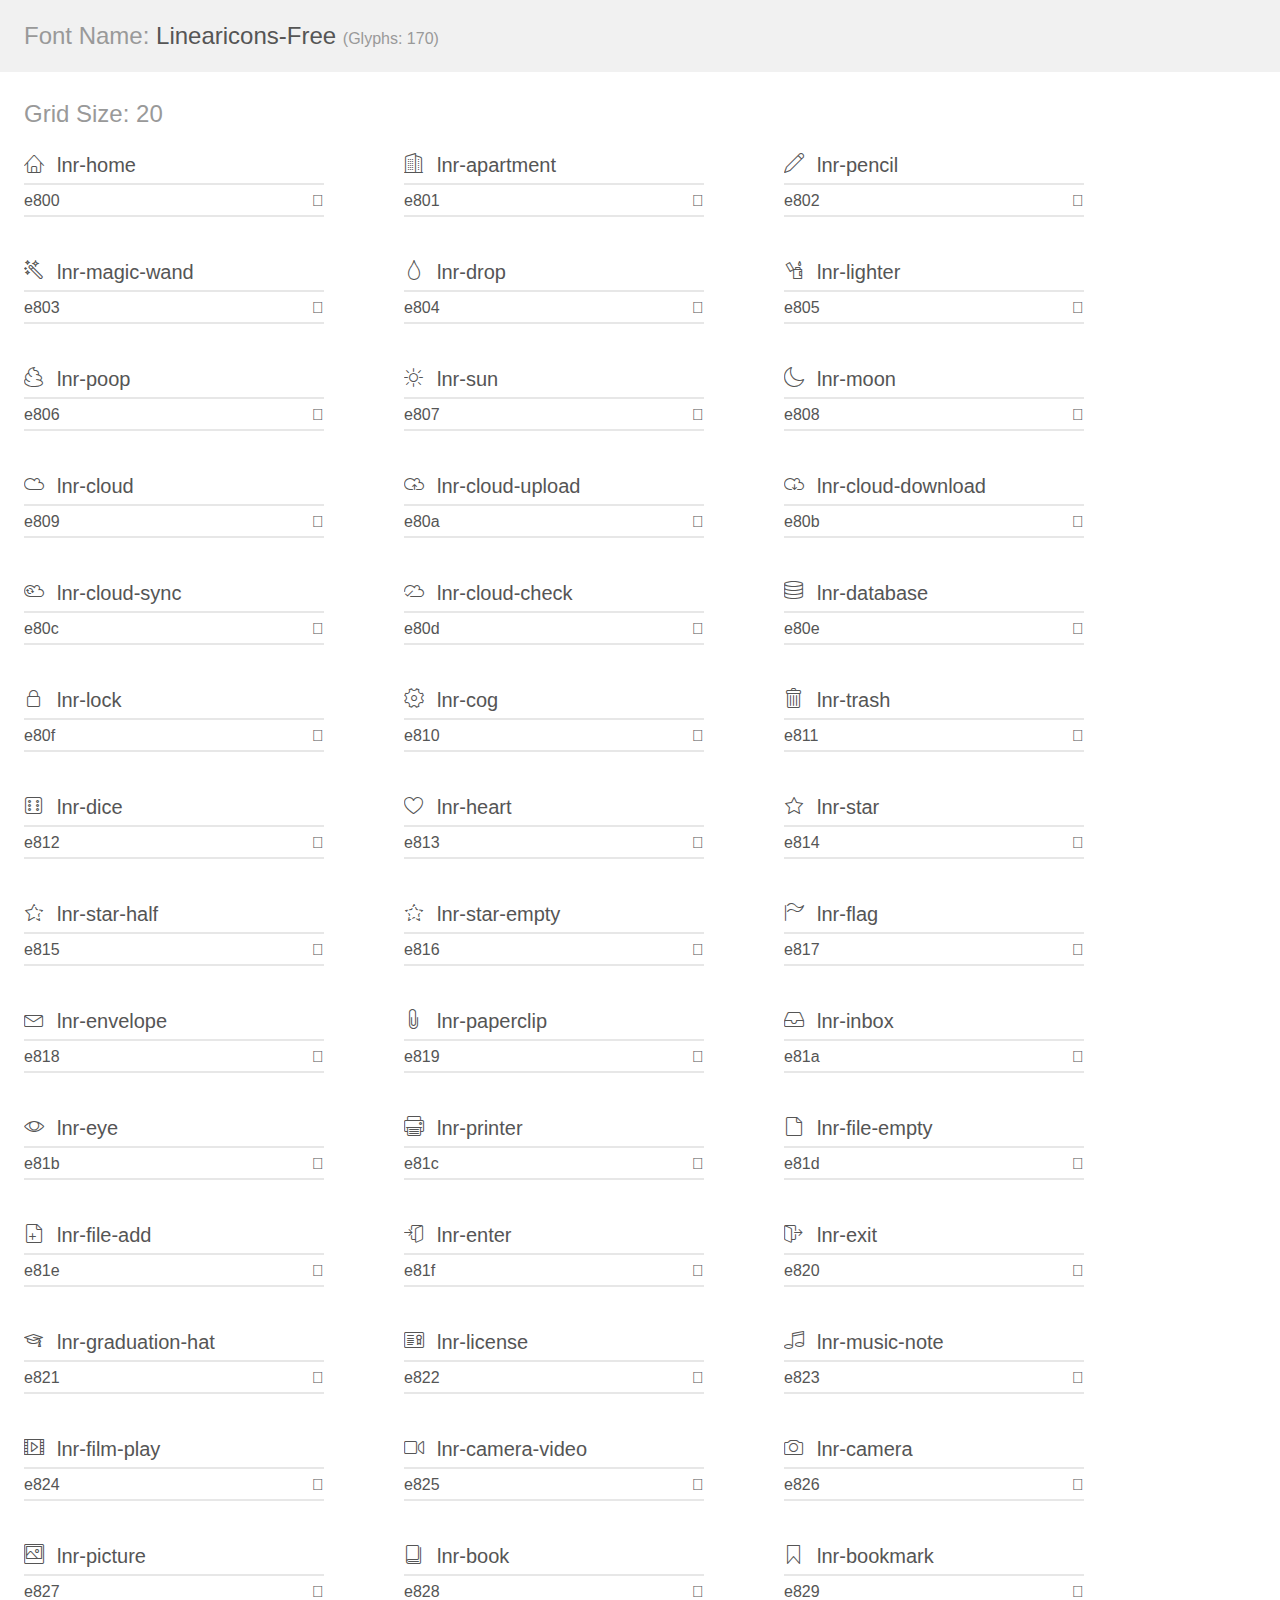
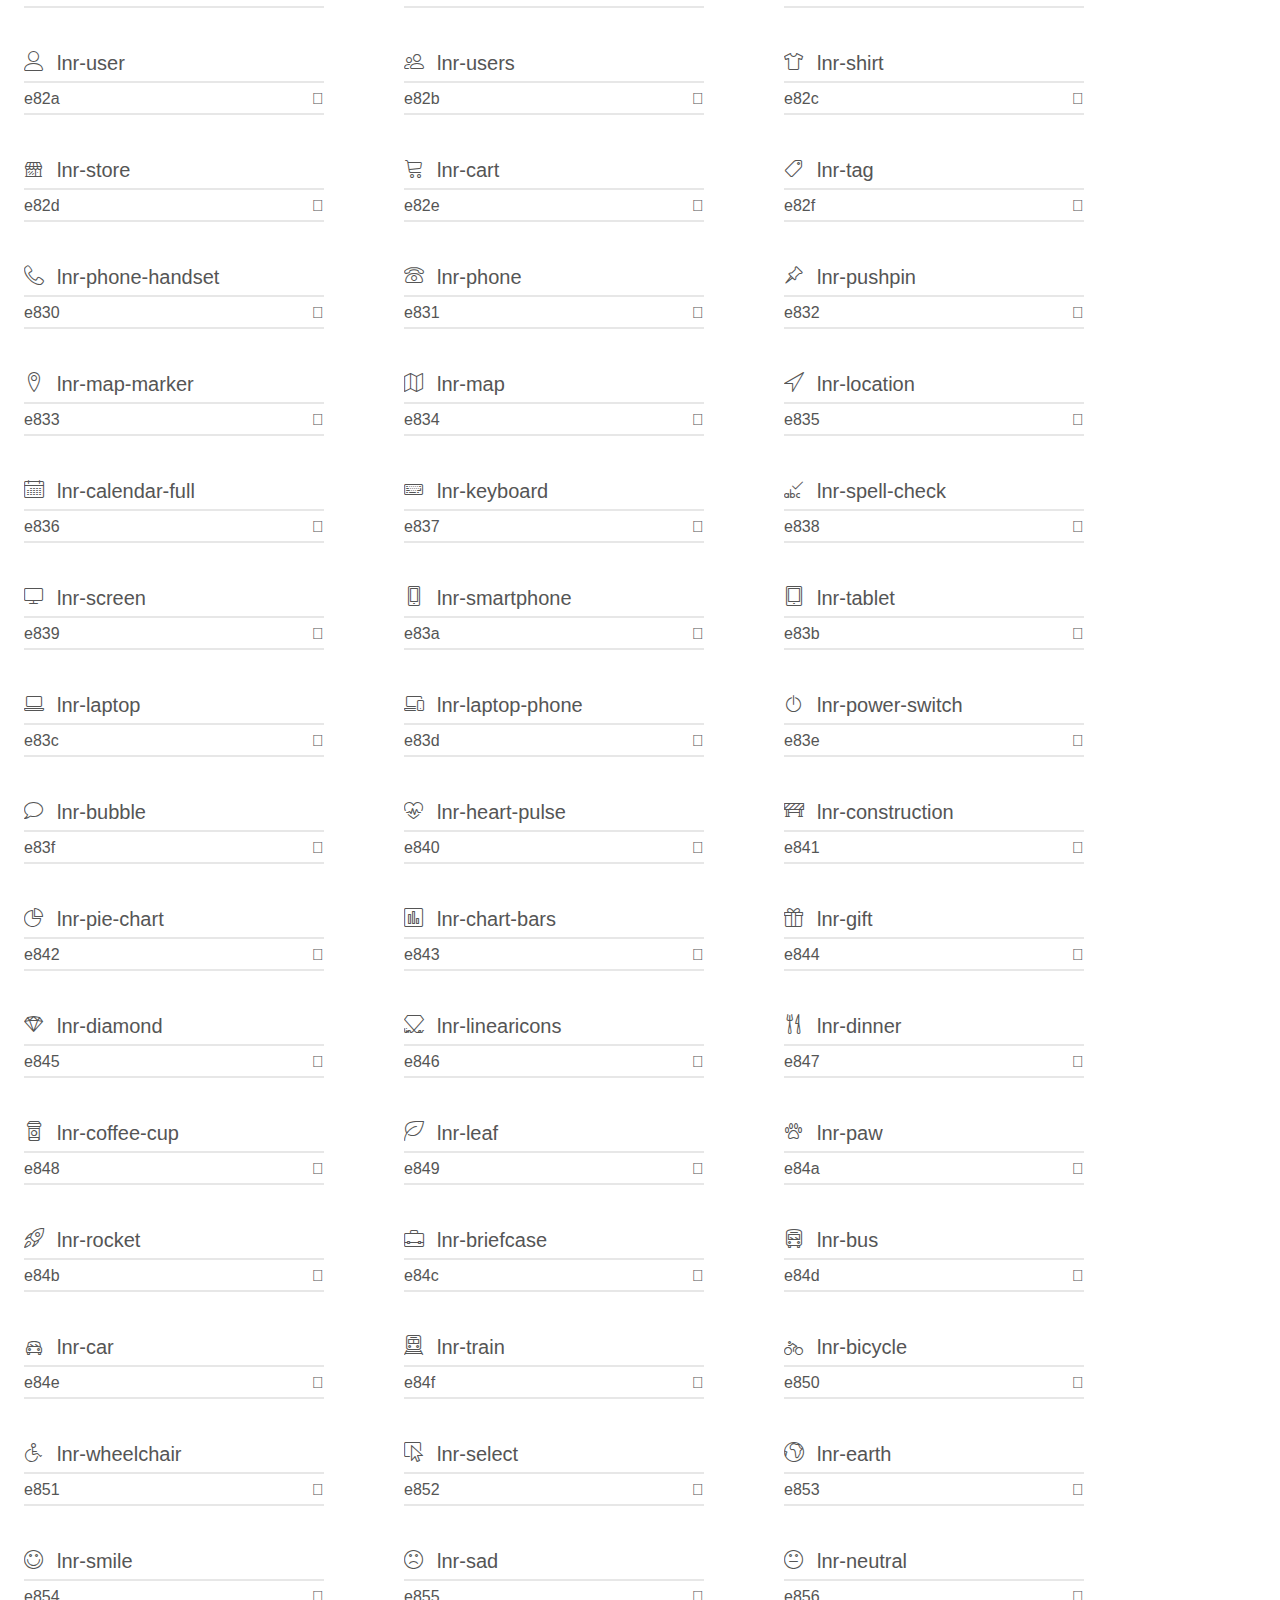
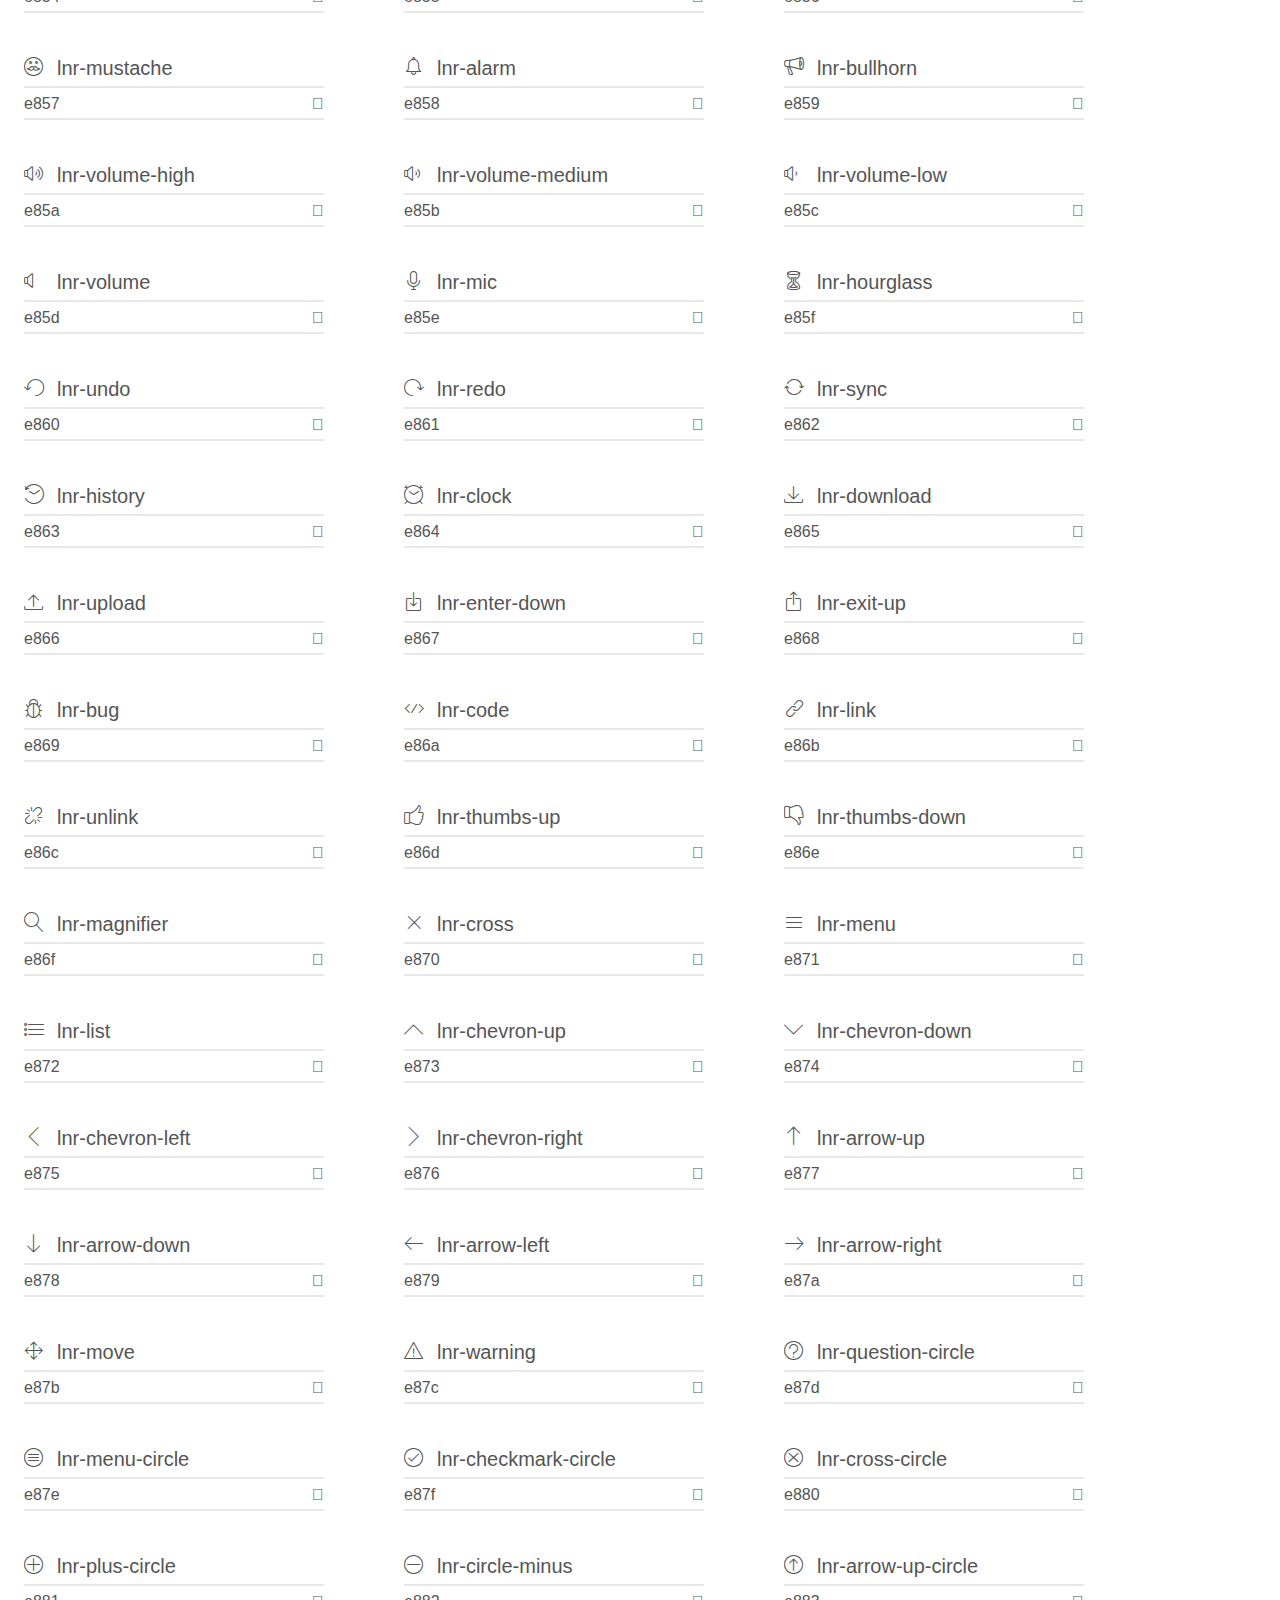
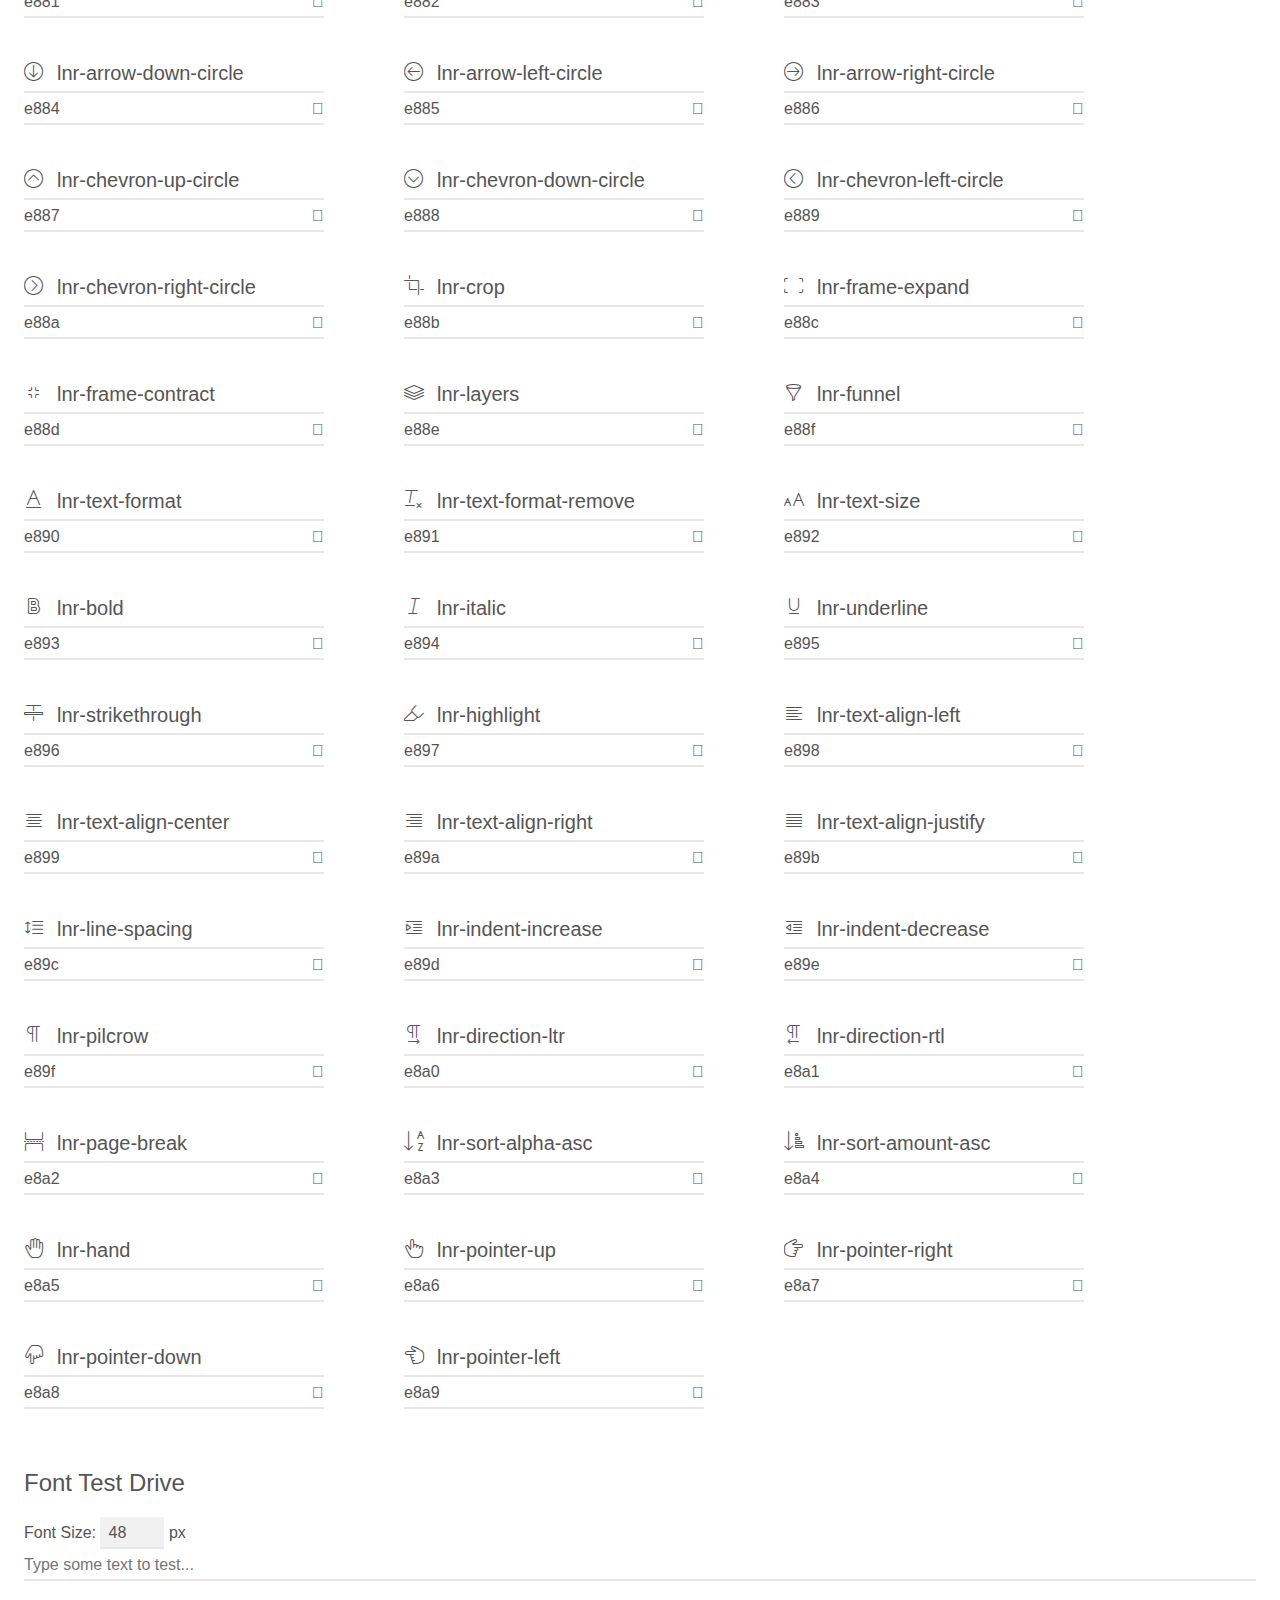
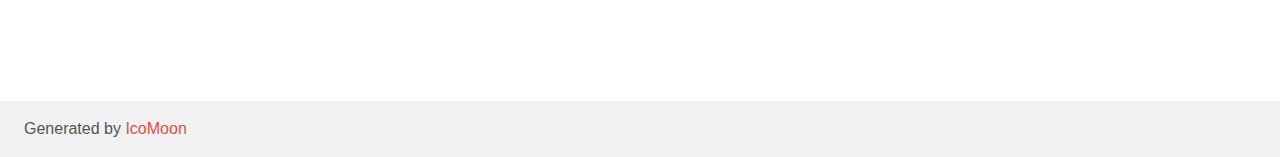
<file: images/Linearicons-Free-v1.0.0/Web Font/demo.html>
<!doctype html>
<html>
<head>
	<meta charset="utf-8">
	<title>IcoMoon Demo</title>
	<meta name="description" content="An Icon Font Generated By IcoMoon.io">
	<meta name="viewport" content="width=device-width">
	<link rel="stylesheet" href="demo-files/demo.css">
	<link rel="stylesheet" href="style.css"></head>
<body>
	<div class="bgc1 clearfix">
		<h1 class="mhmm mvm"><span class="fgc1">Font Name:</span> Linearicons-Free <small class="fgc1">(Glyphs:&nbsp;170)</small></h1>
	</div>
	<div class="clearfix mhl ptl">
		<h1 class="mvm mtn fgc1">Grid Size: 20</h1>
		<div class="glyph fs1">
			<div class="clearfix bshadow0 pbs">
				<span class="lnr lnr-home">
				
				</span>
				<span class="mls"> lnr-home</span>
			</div>
			<fieldset class="fs0 size1of1 clearfix hidden-false">
				<input type="text" readonly value="e800" class="unit size1of2" />
				<input type="text" maxlength="1" readonly value="&#xe800;" class="unitRight size1of2 talign-right" />
			</fieldset>
			<div class="fs0 bshadow0 clearfix hidden-true">
				<span class="unit pvs fgc1">liga: </span>
				<input type="text" readonly value="home, building" class="liga unitRight" />
			</div>
		</div>
		<div class="glyph fs1">
			<div class="clearfix bshadow0 pbs">
				<span class="lnr lnr-apartment">
				
				</span>
				<span class="mls"> lnr-apartment</span>
			</div>
			<fieldset class="fs0 size1of1 clearfix hidden-false">
				<input type="text" readonly value="e801" class="unit size1of2" />
				<input type="text" maxlength="1" readonly value="&#xe801;" class="unitRight size1of2 talign-right" />
			</fieldset>
			<div class="fs0 bshadow0 clearfix hidden-true">
				<span class="unit pvs fgc1">liga: </span>
				<input type="text" readonly value="apartment, building2" class="liga unitRight" />
			</div>
		</div>
		<div class="glyph fs1">
			<div class="clearfix bshadow0 pbs">
				<span class="lnr lnr-pencil">
				
				</span>
				<span class="mls"> lnr-pencil</span>
			</div>
			<fieldset class="fs0 size1of1 clearfix hidden-false">
				<input type="text" readonly value="e802" class="unit size1of2" />
				<input type="text" maxlength="1" readonly value="&#xe802;" class="unitRight size1of2 talign-right" />
			</fieldset>
			<div class="fs0 bshadow0 clearfix hidden-true">
				<span class="unit pvs fgc1">liga: </span>
				<input type="text" readonly value="pencil, write" class="liga unitRight" />
			</div>
		</div>
		<div class="glyph fs1">
			<div class="clearfix bshadow0 pbs">
				<span class="lnr lnr-magic-wand">
				
				</span>
				<span class="mls"> lnr-magic-wand</span>
			</div>
			<fieldset class="fs0 size1of1 clearfix hidden-false">
				<input type="text" readonly value="e803" class="unit size1of2" />
				<input type="text" maxlength="1" readonly value="&#xe803;" class="unitRight size1of2 talign-right" />
			</fieldset>
			<div class="fs0 bshadow0 clearfix hidden-true">
				<span class="unit pvs fgc1">liga: </span>
				<input type="text" readonly value="magic-wand, tool" class="liga unitRight" />
			</div>
		</div>
		<div class="glyph fs1">
			<div class="clearfix bshadow0 pbs">
				<span class="lnr lnr-drop">
				
				</span>
				<span class="mls"> lnr-drop</span>
			</div>
			<fieldset class="fs0 size1of1 clearfix hidden-false">
				<input type="text" readonly value="e804" class="unit size1of2" />
				<input type="text" maxlength="1" readonly value="&#xe804;" class="unitRight size1of2 talign-right" />
			</fieldset>
			<div class="fs0 bshadow0 clearfix hidden-true">
				<span class="unit pvs fgc1">liga: </span>
				<input type="text" readonly value="drop, droplet" class="liga unitRight" />
			</div>
		</div>
		<div class="glyph fs1">
			<div class="clearfix bshadow0 pbs">
				<span class="lnr lnr-lighter">
				
				</span>
				<span class="mls"> lnr-lighter</span>
			</div>
			<fieldset class="fs0 size1of1 clearfix hidden-false">
				<input type="text" readonly value="e805" class="unit size1of2" />
				<input type="text" maxlength="1" readonly value="&#xe805;" class="unitRight size1of2 talign-right" />
			</fieldset>
			<div class="fs0 bshadow0 clearfix hidden-true">
				<span class="unit pvs fgc1">liga: </span>
				<input type="text" readonly value="lighter, fire" class="liga unitRight" />
			</div>
		</div>
		<div class="glyph fs1">
			<div class="clearfix bshadow0 pbs">
				<span class="lnr lnr-poop">
				
				</span>
				<span class="mls"> lnr-poop</span>
			</div>
			<fieldset class="fs0 size1of1 clearfix hidden-false">
				<input type="text" readonly value="e806" class="unit size1of2" />
				<input type="text" maxlength="1" readonly value="&#xe806;" class="unitRight size1of2 talign-right" />
			</fieldset>
			<div class="fs0 bshadow0 clearfix hidden-true">
				<span class="unit pvs fgc1">liga: </span>
				<input type="text" readonly value="poop, toilet" class="liga unitRight" />
			</div>
		</div>
		<div class="glyph fs1">
			<div class="clearfix bshadow0 pbs">
				<span class="lnr lnr-sun">
				
				</span>
				<span class="mls"> lnr-sun</span>
			</div>
			<fieldset class="fs0 size1of1 clearfix hidden-false">
				<input type="text" readonly value="e807" class="unit size1of2" />
				<input type="text" maxlength="1" readonly value="&#xe807;" class="unitRight size1of2 talign-right" />
			</fieldset>
			<div class="fs0 bshadow0 clearfix hidden-true">
				<span class="unit pvs fgc1">liga: </span>
				<input type="text" readonly value="sun, brightness" class="liga unitRight" />
			</div>
		</div>
		<div class="glyph fs1">
			<div class="clearfix bshadow0 pbs">
				<span class="lnr lnr-moon">
				
				</span>
				<span class="mls"> lnr-moon</span>
			</div>
			<fieldset class="fs0 size1of1 clearfix hidden-false">
				<input type="text" readonly value="e808" class="unit size1of2" />
				<input type="text" maxlength="1" readonly value="&#xe808;" class="unitRight size1of2 talign-right" />
			</fieldset>
			<div class="fs0 bshadow0 clearfix hidden-true">
				<span class="unit pvs fgc1">liga: </span>
				<input type="text" readonly value="moon, night" class="liga unitRight" />
			</div>
		</div>
		<div class="glyph fs1">
			<div class="clearfix bshadow0 pbs">
				<span class="lnr lnr-cloud">
				
				</span>
				<span class="mls"> lnr-cloud</span>
			</div>
			<fieldset class="fs0 size1of1 clearfix hidden-false">
				<input type="text" readonly value="e809" class="unit size1of2" />
				<input type="text" maxlength="1" readonly value="&#xe809;" class="unitRight size1of2 talign-right" />
			</fieldset>
			<div class="fs0 bshadow0 clearfix hidden-true">
				<span class="unit pvs fgc1">liga: </span>
				<input type="text" readonly value="cloud, weather" class="liga unitRight" />
			</div>
		</div>
		<div class="glyph fs1">
			<div class="clearfix bshadow0 pbs">
				<span class="lnr lnr-cloud-upload">
				
				</span>
				<span class="mls"> lnr-cloud-upload</span>
			</div>
			<fieldset class="fs0 size1of1 clearfix hidden-false">
				<input type="text" readonly value="e80a" class="unit size1of2" />
				<input type="text" maxlength="1" readonly value="&#xe80a;" class="unitRight size1of2 talign-right" />
			</fieldset>
			<div class="fs0 bshadow0 clearfix hidden-true">
				<span class="unit pvs fgc1">liga: </span>
				<input type="text" readonly value="cloud-upload, cloud2" class="liga unitRight" />
			</div>
		</div>
		<div class="glyph fs1">
			<div class="clearfix bshadow0 pbs">
				<span class="lnr lnr-cloud-download">
				
				</span>
				<span class="mls"> lnr-cloud-download</span>
			</div>
			<fieldset class="fs0 size1of1 clearfix hidden-false">
				<input type="text" readonly value="e80b" class="unit size1of2" />
				<input type="text" maxlength="1" readonly value="&#xe80b;" class="unitRight size1of2 talign-right" />
			</fieldset>
			<div class="fs0 bshadow0 clearfix hidden-true">
				<span class="unit pvs fgc1">liga: </span>
				<input type="text" readonly value="cloud-download, cloud3" class="liga unitRight" />
			</div>
		</div>
		<div class="glyph fs1">
			<div class="clearfix bshadow0 pbs">
				<span class="lnr lnr-cloud-sync">
				
				</span>
				<span class="mls"> lnr-cloud-sync</span>
			</div>
			<fieldset class="fs0 size1of1 clearfix hidden-false">
				<input type="text" readonly value="e80c" class="unit size1of2" />
				<input type="text" maxlength="1" readonly value="&#xe80c;" class="unitRight size1of2 talign-right" />
			</fieldset>
			<div class="fs0 bshadow0 clearfix hidden-true">
				<span class="unit pvs fgc1">liga: </span>
				<input type="text" readonly value="cloud-sync, cloud4" class="liga unitRight" />
			</div>
		</div>
		<div class="glyph fs1">
			<div class="clearfix bshadow0 pbs">
				<span class="lnr lnr-cloud-check">
				
				</span>
				<span class="mls"> lnr-cloud-check</span>
			</div>
			<fieldset class="fs0 size1of1 clearfix hidden-false">
				<input type="text" readonly value="e80d" class="unit size1of2" />
				<input type="text" maxlength="1" readonly value="&#xe80d;" class="unitRight size1of2 talign-right" />
			</fieldset>
			<div class="fs0 bshadow0 clearfix hidden-true">
				<span class="unit pvs fgc1">liga: </span>
				<input type="text" readonly value="cloud-check, cloud5" class="liga unitRight" />
			</div>
		</div>
		<div class="glyph fs1">
			<div class="clearfix bshadow0 pbs">
				<span class="lnr lnr-database">
				
				</span>
				<span class="mls"> lnr-database</span>
			</div>
			<fieldset class="fs0 size1of1 clearfix hidden-false">
				<input type="text" readonly value="e80e" class="unit size1of2" />
				<input type="text" maxlength="1" readonly value="&#xe80e;" class="unitRight size1of2 talign-right" />
			</fieldset>
			<div class="fs0 bshadow0 clearfix hidden-true">
				<span class="unit pvs fgc1">liga: </span>
				<input type="text" readonly value="database, storage" class="liga unitRight" />
			</div>
		</div>
		<div class="glyph fs1">
			<div class="clearfix bshadow0 pbs">
				<span class="lnr lnr-lock">
				
				</span>
				<span class="mls"> lnr-lock</span>
			</div>
			<fieldset class="fs0 size1of1 clearfix hidden-false">
				<input type="text" readonly value="e80f" class="unit size1of2" />
				<input type="text" maxlength="1" readonly value="&#xe80f;" class="unitRight size1of2 talign-right" />
			</fieldset>
			<div class="fs0 bshadow0 clearfix hidden-true">
				<span class="unit pvs fgc1">liga: </span>
				<input type="text" readonly value="lock, privacy" class="liga unitRight" />
			</div>
		</div>
		<div class="glyph fs1">
			<div class="clearfix bshadow0 pbs">
				<span class="lnr lnr-cog">
				
				</span>
				<span class="mls"> lnr-cog</span>
			</div>
			<fieldset class="fs0 size1of1 clearfix hidden-false">
				<input type="text" readonly value="e810" class="unit size1of2" />
				<input type="text" maxlength="1" readonly value="&#xe810;" class="unitRight size1of2 talign-right" />
			</fieldset>
			<div class="fs0 bshadow0 clearfix hidden-true">
				<span class="unit pvs fgc1">liga: </span>
				<input type="text" readonly value="cog, gear" class="liga unitRight" />
			</div>
		</div>
		<div class="glyph fs1">
			<div class="clearfix bshadow0 pbs">
				<span class="lnr lnr-trash">
				
				</span>
				<span class="mls"> lnr-trash</span>
			</div>
			<fieldset class="fs0 size1of1 clearfix hidden-false">
				<input type="text" readonly value="e811" class="unit size1of2" />
				<input type="text" maxlength="1" readonly value="&#xe811;" class="unitRight size1of2 talign-right" />
			</fieldset>
			<div class="fs0 bshadow0 clearfix hidden-true">
				<span class="unit pvs fgc1">liga: </span>
				<input type="text" readonly value="trash, bin" class="liga unitRight" />
			</div>
		</div>
		<div class="glyph fs1">
			<div class="clearfix bshadow0 pbs">
				<span class="lnr lnr-dice">
				
				</span>
				<span class="mls"> lnr-dice</span>
			</div>
			<fieldset class="fs0 size1of1 clearfix hidden-false">
				<input type="text" readonly value="e812" class="unit size1of2" />
				<input type="text" maxlength="1" readonly value="&#xe812;" class="unitRight size1of2 talign-right" />
			</fieldset>
			<div class="fs0 bshadow0 clearfix hidden-true">
				<span class="unit pvs fgc1">liga: </span>
				<input type="text" readonly value="dice, game" class="liga unitRight" />
			</div>
		</div>
		<div class="glyph fs1">
			<div class="clearfix bshadow0 pbs">
				<span class="lnr lnr-heart">
				
				</span>
				<span class="mls"> lnr-heart</span>
			</div>
			<fieldset class="fs0 size1of1 clearfix hidden-false">
				<input type="text" readonly value="e813" class="unit size1of2" />
				<input type="text" maxlength="1" readonly value="&#xe813;" class="unitRight size1of2 talign-right" />
			</fieldset>
			<div class="fs0 bshadow0 clearfix hidden-true">
				<span class="unit pvs fgc1">liga: </span>
				<input type="text" readonly value="heart, love" class="liga unitRight" />
			</div>
		</div>
		<div class="glyph fs1">
			<div class="clearfix bshadow0 pbs">
				<span class="lnr lnr-star">
				
				</span>
				<span class="mls"> lnr-star</span>
			</div>
			<fieldset class="fs0 size1of1 clearfix hidden-false">
				<input type="text" readonly value="e814" class="unit size1of2" />
				<input type="text" maxlength="1" readonly value="&#xe814;" class="unitRight size1of2 talign-right" />
			</fieldset>
			<div class="fs0 bshadow0 clearfix hidden-true">
				<span class="unit pvs fgc1">liga: </span>
				<input type="text" readonly value="star, rating" class="liga unitRight" />
			</div>
		</div>
		<div class="glyph fs1">
			<div class="clearfix bshadow0 pbs">
				<span class="lnr lnr-star-half">
				
				</span>
				<span class="mls"> lnr-star-half</span>
			</div>
			<fieldset class="fs0 size1of1 clearfix hidden-false">
				<input type="text" readonly value="e815" class="unit size1of2" />
				<input type="text" maxlength="1" readonly value="&#xe815;" class="unitRight size1of2 talign-right" />
			</fieldset>
			<div class="fs0 bshadow0 clearfix hidden-true">
				<span class="unit pvs fgc1">liga: </span>
				<input type="text" readonly value="star-half, rating2" class="liga unitRight" />
			</div>
		</div>
		<div class="glyph fs1">
			<div class="clearfix bshadow0 pbs">
				<span class="lnr lnr-star-empty">
				
				</span>
				<span class="mls"> lnr-star-empty</span>
			</div>
			<fieldset class="fs0 size1of1 clearfix hidden-false">
				<input type="text" readonly value="e816" class="unit size1of2" />
				<input type="text" maxlength="1" readonly value="&#xe816;" class="unitRight size1of2 talign-right" />
			</fieldset>
			<div class="fs0 bshadow0 clearfix hidden-true">
				<span class="unit pvs fgc1">liga: </span>
				<input type="text" readonly value="star-empty, rating3" class="liga unitRight" />
			</div>
		</div>
		<div class="glyph fs1">
			<div class="clearfix bshadow0 pbs">
				<span class="lnr lnr-flag">
				
				</span>
				<span class="mls"> lnr-flag</span>
			</div>
			<fieldset class="fs0 size1of1 clearfix hidden-false">
				<input type="text" readonly value="e817" class="unit size1of2" />
				<input type="text" maxlength="1" readonly value="&#xe817;" class="unitRight size1of2 talign-right" />
			</fieldset>
			<div class="fs0 bshadow0 clearfix hidden-true">
				<span class="unit pvs fgc1">liga: </span>
				<input type="text" readonly value="flag, report" class="liga unitRight" />
			</div>
		</div>
		<div class="glyph fs1">
			<div class="clearfix bshadow0 pbs">
				<span class="lnr lnr-envelope">
				
				</span>
				<span class="mls"> lnr-envelope</span>
			</div>
			<fieldset class="fs0 size1of1 clearfix hidden-false">
				<input type="text" readonly value="e818" class="unit size1of2" />
				<input type="text" maxlength="1" readonly value="&#xe818;" class="unitRight size1of2 talign-right" />
			</fieldset>
			<div class="fs0 bshadow0 clearfix hidden-true">
				<span class="unit pvs fgc1">liga: </span>
				<input type="text" readonly value="envelope, mail" class="liga unitRight" />
			</div>
		</div>
		<div class="glyph fs1">
			<div class="clearfix bshadow0 pbs">
				<span class="lnr lnr-paperclip">
				
				</span>
				<span class="mls"> lnr-paperclip</span>
			</div>
			<fieldset class="fs0 size1of1 clearfix hidden-false">
				<input type="text" readonly value="e819" class="unit size1of2" />
				<input type="text" maxlength="1" readonly value="&#xe819;" class="unitRight size1of2 talign-right" />
			</fieldset>
			<div class="fs0 bshadow0 clearfix hidden-true">
				<span class="unit pvs fgc1">liga: </span>
				<input type="text" readonly value="paperclip, attachment" class="liga unitRight" />
			</div>
		</div>
		<div class="glyph fs1">
			<div class="clearfix bshadow0 pbs">
				<span class="lnr lnr-inbox">
				
				</span>
				<span class="mls"> lnr-inbox</span>
			</div>
			<fieldset class="fs0 size1of1 clearfix hidden-false">
				<input type="text" readonly value="e81a" class="unit size1of2" />
				<input type="text" maxlength="1" readonly value="&#xe81a;" class="unitRight size1of2 talign-right" />
			</fieldset>
			<div class="fs0 bshadow0 clearfix hidden-true">
				<span class="unit pvs fgc1">liga: </span>
				<input type="text" readonly value="inbox, drawer" class="liga unitRight" />
			</div>
		</div>
		<div class="glyph fs1">
			<div class="clearfix bshadow0 pbs">
				<span class="lnr lnr-eye">
				
				</span>
				<span class="mls"> lnr-eye</span>
			</div>
			<fieldset class="fs0 size1of1 clearfix hidden-false">
				<input type="text" readonly value="e81b" class="unit size1of2" />
				<input type="text" maxlength="1" readonly value="&#xe81b;" class="unitRight size1of2 talign-right" />
			</fieldset>
			<div class="fs0 bshadow0 clearfix hidden-true">
				<span class="unit pvs fgc1">liga: </span>
				<input type="text" readonly value="eye, vision" class="liga unitRight" />
			</div>
		</div>
		<div class="glyph fs1">
			<div class="clearfix bshadow0 pbs">
				<span class="lnr lnr-printer">
				
				</span>
				<span class="mls"> lnr-printer</span>
			</div>
			<fieldset class="fs0 size1of1 clearfix hidden-false">
				<input type="text" readonly value="e81c" class="unit size1of2" />
				<input type="text" maxlength="1" readonly value="&#xe81c;" class="unitRight size1of2 talign-right" />
			</fieldset>
			<div class="fs0 bshadow0 clearfix hidden-true">
				<span class="unit pvs fgc1">liga: </span>
				<input type="text" readonly value="printer, print" class="liga unitRight" />
			</div>
		</div>
		<div class="glyph fs1">
			<div class="clearfix bshadow0 pbs">
				<span class="lnr lnr-file-empty">
				
				</span>
				<span class="mls"> lnr-file-empty</span>
			</div>
			<fieldset class="fs0 size1of1 clearfix hidden-false">
				<input type="text" readonly value="e81d" class="unit size1of2" />
				<input type="text" maxlength="1" readonly value="&#xe81d;" class="unitRight size1of2 talign-right" />
			</fieldset>
			<div class="fs0 bshadow0 clearfix hidden-true">
				<span class="unit pvs fgc1">liga: </span>
				<input type="text" readonly value="file-empty, file" class="liga unitRight" />
			</div>
		</div>
		<div class="glyph fs1">
			<div class="clearfix bshadow0 pbs">
				<span class="lnr lnr-file-add">
				
				</span>
				<span class="mls"> lnr-file-add</span>
			</div>
			<fieldset class="fs0 size1of1 clearfix hidden-false">
				<input type="text" readonly value="e81e" class="unit size1of2" />
				<input type="text" maxlength="1" readonly value="&#xe81e;" class="unitRight size1of2 talign-right" />
			</fieldset>
			<div class="fs0 bshadow0 clearfix hidden-true">
				<span class="unit pvs fgc1">liga: </span>
				<input type="text" readonly value="file-add, file2" class="liga unitRight" />
			</div>
		</div>
		<div class="glyph fs1">
			<div class="clearfix bshadow0 pbs">
				<span class="lnr lnr-enter">
				
				</span>
				<span class="mls"> lnr-enter</span>
			</div>
			<fieldset class="fs0 size1of1 clearfix hidden-false">
				<input type="text" readonly value="e81f" class="unit size1of2" />
				<input type="text" maxlength="1" readonly value="&#xe81f;" class="unitRight size1of2 talign-right" />
			</fieldset>
			<div class="fs0 bshadow0 clearfix hidden-true">
				<span class="unit pvs fgc1">liga: </span>
				<input type="text" readonly value="enter, door" class="liga unitRight" />
			</div>
		</div>
		<div class="glyph fs1">
			<div class="clearfix bshadow0 pbs">
				<span class="lnr lnr-exit">
				
				</span>
				<span class="mls"> lnr-exit</span>
			</div>
			<fieldset class="fs0 size1of1 clearfix hidden-false">
				<input type="text" readonly value="e820" class="unit size1of2" />
				<input type="text" maxlength="1" readonly value="&#xe820;" class="unitRight size1of2 talign-right" />
			</fieldset>
			<div class="fs0 bshadow0 clearfix hidden-true">
				<span class="unit pvs fgc1">liga: </span>
				<input type="text" readonly value="exit, door2" class="liga unitRight" />
			</div>
		</div>
		<div class="glyph fs1">
			<div class="clearfix bshadow0 pbs">
				<span class="lnr lnr-graduation-hat">
				
				</span>
				<span class="mls"> lnr-graduation-hat</span>
			</div>
			<fieldset class="fs0 size1of1 clearfix hidden-false">
				<input type="text" readonly value="e821" class="unit size1of2" />
				<input type="text" maxlength="1" readonly value="&#xe821;" class="unitRight size1of2 talign-right" />
			</fieldset>
			<div class="fs0 bshadow0 clearfix hidden-true">
				<span class="unit pvs fgc1">liga: </span>
				<input type="text" readonly value="graduation-hat, education" class="liga unitRight" />
			</div>
		</div>
		<div class="glyph fs1">
			<div class="clearfix bshadow0 pbs">
				<span class="lnr lnr-license">
				
				</span>
				<span class="mls"> lnr-license</span>
			</div>
			<fieldset class="fs0 size1of1 clearfix hidden-false">
				<input type="text" readonly value="e822" class="unit size1of2" />
				<input type="text" maxlength="1" readonly value="&#xe822;" class="unitRight size1of2 talign-right" />
			</fieldset>
			<div class="fs0 bshadow0 clearfix hidden-true">
				<span class="unit pvs fgc1">liga: </span>
				<input type="text" readonly value="license, certificate" class="liga unitRight" />
			</div>
		</div>
		<div class="glyph fs1">
			<div class="clearfix bshadow0 pbs">
				<span class="lnr lnr-music-note">
				
				</span>
				<span class="mls"> lnr-music-note</span>
			</div>
			<fieldset class="fs0 size1of1 clearfix hidden-false">
				<input type="text" readonly value="e823" class="unit size1of2" />
				<input type="text" maxlength="1" readonly value="&#xe823;" class="unitRight size1of2 talign-right" />
			</fieldset>
			<div class="fs0 bshadow0 clearfix hidden-true">
				<span class="unit pvs fgc1">liga: </span>
				<input type="text" readonly value="music-note, music" class="liga unitRight" />
			</div>
		</div>
		<div class="glyph fs1">
			<div class="clearfix bshadow0 pbs">
				<span class="lnr lnr-film-play">
				
				</span>
				<span class="mls"> lnr-film-play</span>
			</div>
			<fieldset class="fs0 size1of1 clearfix hidden-false">
				<input type="text" readonly value="e824" class="unit size1of2" />
				<input type="text" maxlength="1" readonly value="&#xe824;" class="unitRight size1of2 talign-right" />
			</fieldset>
			<div class="fs0 bshadow0 clearfix hidden-true">
				<span class="unit pvs fgc1">liga: </span>
				<input type="text" readonly value="film-play, video" class="liga unitRight" />
			</div>
		</div>
		<div class="glyph fs1">
			<div class="clearfix bshadow0 pbs">
				<span class="lnr lnr-camera-video">
				
				</span>
				<span class="mls"> lnr-camera-video</span>
			</div>
			<fieldset class="fs0 size1of1 clearfix hidden-false">
				<input type="text" readonly value="e825" class="unit size1of2" />
				<input type="text" maxlength="1" readonly value="&#xe825;" class="unitRight size1of2 talign-right" />
			</fieldset>
			<div class="fs0 bshadow0 clearfix hidden-true">
				<span class="unit pvs fgc1">liga: </span>
				<input type="text" readonly value="camera-video, video2" class="liga unitRight" />
			</div>
		</div>
		<div class="glyph fs1">
			<div class="clearfix bshadow0 pbs">
				<span class="lnr lnr-camera">
				
				</span>
				<span class="mls"> lnr-camera</span>
			</div>
			<fieldset class="fs0 size1of1 clearfix hidden-false">
				<input type="text" readonly value="e826" class="unit size1of2" />
				<input type="text" maxlength="1" readonly value="&#xe826;" class="unitRight size1of2 talign-right" />
			</fieldset>
			<div class="fs0 bshadow0 clearfix hidden-true">
				<span class="unit pvs fgc1">liga: </span>
				<input type="text" readonly value="camera, photo" class="liga unitRight" />
			</div>
		</div>
		<div class="glyph fs1">
			<div class="clearfix bshadow0 pbs">
				<span class="lnr lnr-picture">
				
				</span>
				<span class="mls"> lnr-picture</span>
			</div>
			<fieldset class="fs0 size1of1 clearfix hidden-false">
				<input type="text" readonly value="e827" class="unit size1of2" />
				<input type="text" maxlength="1" readonly value="&#xe827;" class="unitRight size1of2 talign-right" />
			</fieldset>
			<div class="fs0 bshadow0 clearfix hidden-true">
				<span class="unit pvs fgc1">liga: </span>
				<input type="text" readonly value="picture, photo2" class="liga unitRight" />
			</div>
		</div>
		<div class="glyph fs1">
			<div class="clearfix bshadow0 pbs">
				<span class="lnr lnr-book">
				
				</span>
				<span class="mls"> lnr-book</span>
			</div>
			<fieldset class="fs0 size1of1 clearfix hidden-false">
				<input type="text" readonly value="e828" class="unit size1of2" />
				<input type="text" maxlength="1" readonly value="&#xe828;" class="unitRight size1of2 talign-right" />
			</fieldset>
			<div class="fs0 bshadow0 clearfix hidden-true">
				<span class="unit pvs fgc1">liga: </span>
				<input type="text" readonly value="book, read" class="liga unitRight" />
			</div>
		</div>
		<div class="glyph fs1">
			<div class="clearfix bshadow0 pbs">
				<span class="lnr lnr-bookmark">
				
				</span>
				<span class="mls"> lnr-bookmark</span>
			</div>
			<fieldset class="fs0 size1of1 clearfix hidden-false">
				<input type="text" readonly value="e829" class="unit size1of2" />
				<input type="text" maxlength="1" readonly value="&#xe829;" class="unitRight size1of2 talign-right" />
			</fieldset>
			<div class="fs0 bshadow0 clearfix hidden-true">
				<span class="unit pvs fgc1">liga: </span>
				<input type="text" readonly value="bookmark, ribbon" class="liga unitRight" />
			</div>
		</div>
		<div class="glyph fs1">
			<div class="clearfix bshadow0 pbs">
				<span class="lnr lnr-user">
				
				</span>
				<span class="mls"> lnr-user</span>
			</div>
			<fieldset class="fs0 size1of1 clearfix hidden-false">
				<input type="text" readonly value="e82a" class="unit size1of2" />
				<input type="text" maxlength="1" readonly value="&#xe82a;" class="unitRight size1of2 talign-right" />
			</fieldset>
			<div class="fs0 bshadow0 clearfix hidden-true">
				<span class="unit pvs fgc1">liga: </span>
				<input type="text" readonly value="user, persona" class="liga unitRight" />
			</div>
		</div>
		<div class="glyph fs1">
			<div class="clearfix bshadow0 pbs">
				<span class="lnr lnr-users">
				
				</span>
				<span class="mls"> lnr-users</span>
			</div>
			<fieldset class="fs0 size1of1 clearfix hidden-false">
				<input type="text" readonly value="e82b" class="unit size1of2" />
				<input type="text" maxlength="1" readonly value="&#xe82b;" class="unitRight size1of2 talign-right" />
			</fieldset>
			<div class="fs0 bshadow0 clearfix hidden-true">
				<span class="unit pvs fgc1">liga: </span>
				<input type="text" readonly value="users, group" class="liga unitRight" />
			</div>
		</div>
		<div class="glyph fs1">
			<div class="clearfix bshadow0 pbs">
				<span class="lnr lnr-shirt">
				
				</span>
				<span class="mls"> lnr-shirt</span>
			</div>
			<fieldset class="fs0 size1of1 clearfix hidden-false">
				<input type="text" readonly value="e82c" class="unit size1of2" />
				<input type="text" maxlength="1" readonly value="&#xe82c;" class="unitRight size1of2 talign-right" />
			</fieldset>
			<div class="fs0 bshadow0 clearfix hidden-true">
				<span class="unit pvs fgc1">liga: </span>
				<input type="text" readonly value="shirt, clothing" class="liga unitRight" />
			</div>
		</div>
		<div class="glyph fs1">
			<div class="clearfix bshadow0 pbs">
				<span class="lnr lnr-store">
				
				</span>
				<span class="mls"> lnr-store</span>
			</div>
			<fieldset class="fs0 size1of1 clearfix hidden-false">
				<input type="text" readonly value="e82d" class="unit size1of2" />
				<input type="text" maxlength="1" readonly value="&#xe82d;" class="unitRight size1of2 talign-right" />
			</fieldset>
			<div class="fs0 bshadow0 clearfix hidden-true">
				<span class="unit pvs fgc1">liga: </span>
				<input type="text" readonly value="store, shop" class="liga unitRight" />
			</div>
		</div>
		<div class="glyph fs1">
			<div class="clearfix bshadow0 pbs">
				<span class="lnr lnr-cart">
				
				</span>
				<span class="mls"> lnr-cart</span>
			</div>
			<fieldset class="fs0 size1of1 clearfix hidden-false">
				<input type="text" readonly value="e82e" class="unit size1of2" />
				<input type="text" maxlength="1" readonly value="&#xe82e;" class="unitRight size1of2 talign-right" />
			</fieldset>
			<div class="fs0 bshadow0 clearfix hidden-true">
				<span class="unit pvs fgc1">liga: </span>
				<input type="text" readonly value="cart, shop2" class="liga unitRight" />
			</div>
		</div>
		<div class="glyph fs1">
			<div class="clearfix bshadow0 pbs">
				<span class="lnr lnr-tag">
				
				</span>
				<span class="mls"> lnr-tag</span>
			</div>
			<fieldset class="fs0 size1of1 clearfix hidden-false">
				<input type="text" readonly value="e82f" class="unit size1of2" />
				<input type="text" maxlength="1" readonly value="&#xe82f;" class="unitRight size1of2 talign-right" />
			</fieldset>
			<div class="fs0 bshadow0 clearfix hidden-true">
				<span class="unit pvs fgc1">liga: </span>
				<input type="text" readonly value="tag, price" class="liga unitRight" />
			</div>
		</div>
		<div class="glyph fs1">
			<div class="clearfix bshadow0 pbs">
				<span class="lnr lnr-phone-handset">
				
				</span>
				<span class="mls"> lnr-phone-handset</span>
			</div>
			<fieldset class="fs0 size1of1 clearfix hidden-false">
				<input type="text" readonly value="e830" class="unit size1of2" />
				<input type="text" maxlength="1" readonly value="&#xe830;" class="unitRight size1of2 talign-right" />
			</fieldset>
			<div class="fs0 bshadow0 clearfix hidden-true">
				<span class="unit pvs fgc1">liga: </span>
				<input type="text" readonly value="phone-handset, telephone" class="liga unitRight" />
			</div>
		</div>
		<div class="glyph fs1">
			<div class="clearfix bshadow0 pbs">
				<span class="lnr lnr-phone">
				
				</span>
				<span class="mls"> lnr-phone</span>
			</div>
			<fieldset class="fs0 size1of1 clearfix hidden-false">
				<input type="text" readonly value="e831" class="unit size1of2" />
				<input type="text" maxlength="1" readonly value="&#xe831;" class="unitRight size1of2 talign-right" />
			</fieldset>
			<div class="fs0 bshadow0 clearfix hidden-true">
				<span class="unit pvs fgc1">liga: </span>
				<input type="text" readonly value="phone, telephone2" class="liga unitRight" />
			</div>
		</div>
		<div class="glyph fs1">
			<div class="clearfix bshadow0 pbs">
				<span class="lnr lnr-pushpin">
				
				</span>
				<span class="mls"> lnr-pushpin</span>
			</div>
			<fieldset class="fs0 size1of1 clearfix hidden-false">
				<input type="text" readonly value="e832" class="unit size1of2" />
				<input type="text" maxlength="1" readonly value="&#xe832;" class="unitRight size1of2 talign-right" />
			</fieldset>
			<div class="fs0 bshadow0 clearfix hidden-true">
				<span class="unit pvs fgc1">liga: </span>
				<input type="text" readonly value="pushpin, pin" class="liga unitRight" />
			</div>
		</div>
		<div class="glyph fs1">
			<div class="clearfix bshadow0 pbs">
				<span class="lnr lnr-map-marker">
				
				</span>
				<span class="mls"> lnr-map-marker</span>
			</div>
			<fieldset class="fs0 size1of1 clearfix hidden-false">
				<input type="text" readonly value="e833" class="unit size1of2" />
				<input type="text" maxlength="1" readonly value="&#xe833;" class="unitRight size1of2 talign-right" />
			</fieldset>
			<div class="fs0 bshadow0 clearfix hidden-true">
				<span class="unit pvs fgc1">liga: </span>
				<input type="text" readonly value="map-marker, pin2" class="liga unitRight" />
			</div>
		</div>
		<div class="glyph fs1">
			<div class="clearfix bshadow0 pbs">
				<span class="lnr lnr-map">
				
				</span>
				<span class="mls"> lnr-map</span>
			</div>
			<fieldset class="fs0 size1of1 clearfix hidden-false">
				<input type="text" readonly value="e834" class="unit size1of2" />
				<input type="text" maxlength="1" readonly value="&#xe834;" class="unitRight size1of2 talign-right" />
			</fieldset>
			<div class="fs0 bshadow0 clearfix hidden-true">
				<span class="unit pvs fgc1">liga: </span>
				<input type="text" readonly value="map, guide" class="liga unitRight" />
			</div>
		</div>
		<div class="glyph fs1">
			<div class="clearfix bshadow0 pbs">
				<span class="lnr lnr-location">
				
				</span>
				<span class="mls"> lnr-location</span>
			</div>
			<fieldset class="fs0 size1of1 clearfix hidden-false">
				<input type="text" readonly value="e835" class="unit size1of2" />
				<input type="text" maxlength="1" readonly value="&#xe835;" class="unitRight size1of2 talign-right" />
			</fieldset>
			<div class="fs0 bshadow0 clearfix hidden-true">
				<span class="unit pvs fgc1">liga: </span>
				<input type="text" readonly value="location, compass" class="liga unitRight" />
			</div>
		</div>
		<div class="glyph fs1">
			<div class="clearfix bshadow0 pbs">
				<span class="lnr lnr-calendar-full">
				
				</span>
				<span class="mls"> lnr-calendar-full</span>
			</div>
			<fieldset class="fs0 size1of1 clearfix hidden-false">
				<input type="text" readonly value="e836" class="unit size1of2" />
				<input type="text" maxlength="1" readonly value="&#xe836;" class="unitRight size1of2 talign-right" />
			</fieldset>
			<div class="fs0 bshadow0 clearfix hidden-true">
				<span class="unit pvs fgc1">liga: </span>
				<input type="text" readonly value="calendar-full, calendar" class="liga unitRight" />
			</div>
		</div>
		<div class="glyph fs1">
			<div class="clearfix bshadow0 pbs">
				<span class="lnr lnr-keyboard">
				
				</span>
				<span class="mls"> lnr-keyboard</span>
			</div>
			<fieldset class="fs0 size1of1 clearfix hidden-false">
				<input type="text" readonly value="e837" class="unit size1of2" />
				<input type="text" maxlength="1" readonly value="&#xe837;" class="unitRight size1of2 talign-right" />
			</fieldset>
			<div class="fs0 bshadow0 clearfix hidden-true">
				<span class="unit pvs fgc1">liga: </span>
				<input type="text" readonly value="keyboard, type" class="liga unitRight" />
			</div>
		</div>
		<div class="glyph fs1">
			<div class="clearfix bshadow0 pbs">
				<span class="lnr lnr-spell-check">
				
				</span>
				<span class="mls"> lnr-spell-check</span>
			</div>
			<fieldset class="fs0 size1of1 clearfix hidden-false">
				<input type="text" readonly value="e838" class="unit size1of2" />
				<input type="text" maxlength="1" readonly value="&#xe838;" class="unitRight size1of2 talign-right" />
			</fieldset>
			<div class="fs0 bshadow0 clearfix hidden-true">
				<span class="unit pvs fgc1">liga: </span>
				<input type="text" readonly value="spell-check, spelling" class="liga unitRight" />
			</div>
		</div>
		<div class="glyph fs1">
			<div class="clearfix bshadow0 pbs">
				<span class="lnr lnr-screen">
				
				</span>
				<span class="mls"> lnr-screen</span>
			</div>
			<fieldset class="fs0 size1of1 clearfix hidden-false">
				<input type="text" readonly value="e839" class="unit size1of2" />
				<input type="text" maxlength="1" readonly value="&#xe839;" class="unitRight size1of2 talign-right" />
			</fieldset>
			<div class="fs0 bshadow0 clearfix hidden-true">
				<span class="unit pvs fgc1">liga: </span>
				<input type="text" readonly value="screen, monitor" class="liga unitRight" />
			</div>
		</div>
		<div class="glyph fs1">
			<div class="clearfix bshadow0 pbs">
				<span class="lnr lnr-smartphone">
				
				</span>
				<span class="mls"> lnr-smartphone</span>
			</div>
			<fieldset class="fs0 size1of1 clearfix hidden-false">
				<input type="text" readonly value="e83a" class="unit size1of2" />
				<input type="text" maxlength="1" readonly value="&#xe83a;" class="unitRight size1of2 talign-right" />
			</fieldset>
			<div class="fs0 bshadow0 clearfix hidden-true">
				<span class="unit pvs fgc1">liga: </span>
				<input type="text" readonly value="smartphone, mobile" class="liga unitRight" />
			</div>
		</div>
		<div class="glyph fs1">
			<div class="clearfix bshadow0 pbs">
				<span class="lnr lnr-tablet">
				
				</span>
				<span class="mls"> lnr-tablet</span>
			</div>
			<fieldset class="fs0 size1of1 clearfix hidden-false">
				<input type="text" readonly value="e83b" class="unit size1of2" />
				<input type="text" maxlength="1" readonly value="&#xe83b;" class="unitRight size1of2 talign-right" />
			</fieldset>
			<div class="fs0 bshadow0 clearfix hidden-true">
				<span class="unit pvs fgc1">liga: </span>
				<input type="text" readonly value="tablet, mobile2" class="liga unitRight" />
			</div>
		</div>
		<div class="glyph fs1">
			<div class="clearfix bshadow0 pbs">
				<span class="lnr lnr-laptop">
				
				</span>
				<span class="mls"> lnr-laptop</span>
			</div>
			<fieldset class="fs0 size1of1 clearfix hidden-false">
				<input type="text" readonly value="e83c" class="unit size1of2" />
				<input type="text" maxlength="1" readonly value="&#xe83c;" class="unitRight size1of2 talign-right" />
			</fieldset>
			<div class="fs0 bshadow0 clearfix hidden-true">
				<span class="unit pvs fgc1">liga: </span>
				<input type="text" readonly value="laptop, computer" class="liga unitRight" />
			</div>
		</div>
		<div class="glyph fs1">
			<div class="clearfix bshadow0 pbs">
				<span class="lnr lnr-laptop-phone">
				
				</span>
				<span class="mls"> lnr-laptop-phone</span>
			</div>
			<fieldset class="fs0 size1of1 clearfix hidden-false">
				<input type="text" readonly value="e83d" class="unit size1of2" />
				<input type="text" maxlength="1" readonly value="&#xe83d;" class="unitRight size1of2 talign-right" />
			</fieldset>
			<div class="fs0 bshadow0 clearfix hidden-true">
				<span class="unit pvs fgc1">liga: </span>
				<input type="text" readonly value="laptop-phone, devices" class="liga unitRight" />
			</div>
		</div>
		<div class="glyph fs1">
			<div class="clearfix bshadow0 pbs">
				<span class="lnr lnr-power-switch">
				
				</span>
				<span class="mls"> lnr-power-switch</span>
			</div>
			<fieldset class="fs0 size1of1 clearfix hidden-false">
				<input type="text" readonly value="e83e" class="unit size1of2" />
				<input type="text" maxlength="1" readonly value="&#xe83e;" class="unitRight size1of2 talign-right" />
			</fieldset>
			<div class="fs0 bshadow0 clearfix hidden-true">
				<span class="unit pvs fgc1">liga: </span>
				<input type="text" readonly value="power-switch, toggle" class="liga unitRight" />
			</div>
		</div>
		<div class="glyph fs1">
			<div class="clearfix bshadow0 pbs">
				<span class="lnr lnr-bubble">
				
				</span>
				<span class="mls"> lnr-bubble</span>
			</div>
			<fieldset class="fs0 size1of1 clearfix hidden-false">
				<input type="text" readonly value="e83f" class="unit size1of2" />
				<input type="text" maxlength="1" readonly value="&#xe83f;" class="unitRight size1of2 talign-right" />
			</fieldset>
			<div class="fs0 bshadow0 clearfix hidden-true">
				<span class="unit pvs fgc1">liga: </span>
				<input type="text" readonly value="bubble, chat" class="liga unitRight" />
			</div>
		</div>
		<div class="glyph fs1">
			<div class="clearfix bshadow0 pbs">
				<span class="lnr lnr-heart-pulse">
				
				</span>
				<span class="mls"> lnr-heart-pulse</span>
			</div>
			<fieldset class="fs0 size1of1 clearfix hidden-false">
				<input type="text" readonly value="e840" class="unit size1of2" />
				<input type="text" maxlength="1" readonly value="&#xe840;" class="unitRight size1of2 talign-right" />
			</fieldset>
			<div class="fs0 bshadow0 clearfix hidden-true">
				<span class="unit pvs fgc1">liga: </span>
				<input type="text" readonly value="heart-pulse, health" class="liga unitRight" />
			</div>
		</div>
		<div class="glyph fs1">
			<div class="clearfix bshadow0 pbs">
				<span class="lnr lnr-construction">
				
				</span>
				<span class="mls"> lnr-construction</span>
			</div>
			<fieldset class="fs0 size1of1 clearfix hidden-false">
				<input type="text" readonly value="e841" class="unit size1of2" />
				<input type="text" maxlength="1" readonly value="&#xe841;" class="unitRight size1of2 talign-right" />
			</fieldset>
			<div class="fs0 bshadow0 clearfix hidden-true">
				<span class="unit pvs fgc1">liga: </span>
				<input type="text" readonly value="construction, road-sign" class="liga unitRight" />
			</div>
		</div>
		<div class="glyph fs1">
			<div class="clearfix bshadow0 pbs">
				<span class="lnr lnr-pie-chart">
				
				</span>
				<span class="mls"> lnr-pie-chart</span>
			</div>
			<fieldset class="fs0 size1of1 clearfix hidden-false">
				<input type="text" readonly value="e842" class="unit size1of2" />
				<input type="text" maxlength="1" readonly value="&#xe842;" class="unitRight size1of2 talign-right" />
			</fieldset>
			<div class="fs0 bshadow0 clearfix hidden-true">
				<span class="unit pvs fgc1">liga: </span>
				<input type="text" readonly value="pie-chart, chart" class="liga unitRight" />
			</div>
		</div>
		<div class="glyph fs1">
			<div class="clearfix bshadow0 pbs">
				<span class="lnr lnr-chart-bars">
				
				</span>
				<span class="mls"> lnr-chart-bars</span>
			</div>
			<fieldset class="fs0 size1of1 clearfix hidden-false">
				<input type="text" readonly value="e843" class="unit size1of2" />
				<input type="text" maxlength="1" readonly value="&#xe843;" class="unitRight size1of2 talign-right" />
			</fieldset>
			<div class="fs0 bshadow0 clearfix hidden-true">
				<span class="unit pvs fgc1">liga: </span>
				<input type="text" readonly value="chart-bars, chart2" class="liga unitRight" />
			</div>
		</div>
		<div class="glyph fs1">
			<div class="clearfix bshadow0 pbs">
				<span class="lnr lnr-gift">
				
				</span>
				<span class="mls"> lnr-gift</span>
			</div>
			<fieldset class="fs0 size1of1 clearfix hidden-false">
				<input type="text" readonly value="e844" class="unit size1of2" />
				<input type="text" maxlength="1" readonly value="&#xe844;" class="unitRight size1of2 talign-right" />
			</fieldset>
			<div class="fs0 bshadow0 clearfix hidden-true">
				<span class="unit pvs fgc1">liga: </span>
				<input type="text" readonly value="gift, birthday" class="liga unitRight" />
			</div>
		</div>
		<div class="glyph fs1">
			<div class="clearfix bshadow0 pbs">
				<span class="lnr lnr-diamond">
				
				</span>
				<span class="mls"> lnr-diamond</span>
			</div>
			<fieldset class="fs0 size1of1 clearfix hidden-false">
				<input type="text" readonly value="e845" class="unit size1of2" />
				<input type="text" maxlength="1" readonly value="&#xe845;" class="unitRight size1of2 talign-right" />
			</fieldset>
			<div class="fs0 bshadow0 clearfix hidden-true">
				<span class="unit pvs fgc1">liga: </span>
				<input type="text" readonly value="diamond, jewelry" class="liga unitRight" />
			</div>
		</div>
		<div class="glyph fs1">
			<div class="clearfix bshadow0 pbs">
				<span class="lnr lnr-linearicons">
				
				</span>
				<span class="mls"> lnr-linearicons</span>
			</div>
			<fieldset class="fs0 size1of1 clearfix hidden-false">
				<input type="text" readonly value="e846" class="unit size1of2" />
				<input type="text" maxlength="1" readonly value="&#xe846;" class="unitRight size1of2 talign-right" />
			</fieldset>
			<div class="fs0 bshadow0 clearfix hidden-true">
				<span class="unit pvs fgc1">liga: </span>
				<input type="text" readonly value="linearicons, perxis" class="liga unitRight" />
			</div>
		</div>
		<div class="glyph fs1">
			<div class="clearfix bshadow0 pbs">
				<span class="lnr lnr-dinner">
				
				</span>
				<span class="mls"> lnr-dinner</span>
			</div>
			<fieldset class="fs0 size1of1 clearfix hidden-false">
				<input type="text" readonly value="e847" class="unit size1of2" />
				<input type="text" maxlength="1" readonly value="&#xe847;" class="unitRight size1of2 talign-right" />
			</fieldset>
			<div class="fs0 bshadow0 clearfix hidden-true">
				<span class="unit pvs fgc1">liga: </span>
				<input type="text" readonly value="dinner, food" class="liga unitRight" />
			</div>
		</div>
		<div class="glyph fs1">
			<div class="clearfix bshadow0 pbs">
				<span class="lnr lnr-coffee-cup">
				
				</span>
				<span class="mls"> lnr-coffee-cup</span>
			</div>
			<fieldset class="fs0 size1of1 clearfix hidden-false">
				<input type="text" readonly value="e848" class="unit size1of2" />
				<input type="text" maxlength="1" readonly value="&#xe848;" class="unitRight size1of2 talign-right" />
			</fieldset>
			<div class="fs0 bshadow0 clearfix hidden-true">
				<span class="unit pvs fgc1">liga: </span>
				<input type="text" readonly value="coffee-cup, drink" class="liga unitRight" />
			</div>
		</div>
		<div class="glyph fs1">
			<div class="clearfix bshadow0 pbs">
				<span class="lnr lnr-leaf">
				
				</span>
				<span class="mls"> lnr-leaf</span>
			</div>
			<fieldset class="fs0 size1of1 clearfix hidden-false">
				<input type="text" readonly value="e849" class="unit size1of2" />
				<input type="text" maxlength="1" readonly value="&#xe849;" class="unitRight size1of2 talign-right" />
			</fieldset>
			<div class="fs0 bshadow0 clearfix hidden-true">
				<span class="unit pvs fgc1">liga: </span>
				<input type="text" readonly value="leaf, nature" class="liga unitRight" />
			</div>
		</div>
		<div class="glyph fs1">
			<div class="clearfix bshadow0 pbs">
				<span class="lnr lnr-paw">
				
				</span>
				<span class="mls"> lnr-paw</span>
			</div>
			<fieldset class="fs0 size1of1 clearfix hidden-false">
				<input type="text" readonly value="e84a" class="unit size1of2" />
				<input type="text" maxlength="1" readonly value="&#xe84a;" class="unitRight size1of2 talign-right" />
			</fieldset>
			<div class="fs0 bshadow0 clearfix hidden-true">
				<span class="unit pvs fgc1">liga: </span>
				<input type="text" readonly value="paw, pet" class="liga unitRight" />
			</div>
		</div>
		<div class="glyph fs1">
			<div class="clearfix bshadow0 pbs">
				<span class="lnr lnr-rocket">
				
				</span>
				<span class="mls"> lnr-rocket</span>
			</div>
			<fieldset class="fs0 size1of1 clearfix hidden-false">
				<input type="text" readonly value="e84b" class="unit size1of2" />
				<input type="text" maxlength="1" readonly value="&#xe84b;" class="unitRight size1of2 talign-right" />
			</fieldset>
			<div class="fs0 bshadow0 clearfix hidden-true">
				<span class="unit pvs fgc1">liga: </span>
				<input type="text" readonly value="rocket, spaceship" class="liga unitRight" />
			</div>
		</div>
		<div class="glyph fs1">
			<div class="clearfix bshadow0 pbs">
				<span class="lnr lnr-briefcase">
				
				</span>
				<span class="mls"> lnr-briefcase</span>
			</div>
			<fieldset class="fs0 size1of1 clearfix hidden-false">
				<input type="text" readonly value="e84c" class="unit size1of2" />
				<input type="text" maxlength="1" readonly value="&#xe84c;" class="unitRight size1of2 talign-right" />
			</fieldset>
			<div class="fs0 bshadow0 clearfix hidden-true">
				<span class="unit pvs fgc1">liga: </span>
				<input type="text" readonly value="briefcase, suitcase" class="liga unitRight" />
			</div>
		</div>
		<div class="glyph fs1">
			<div class="clearfix bshadow0 pbs">
				<span class="lnr lnr-bus">
				
				</span>
				<span class="mls"> lnr-bus</span>
			</div>
			<fieldset class="fs0 size1of1 clearfix hidden-false">
				<input type="text" readonly value="e84d" class="unit size1of2" />
				<input type="text" maxlength="1" readonly value="&#xe84d;" class="unitRight size1of2 talign-right" />
			</fieldset>
			<div class="fs0 bshadow0 clearfix hidden-true">
				<span class="unit pvs fgc1">liga: </span>
				<input type="text" readonly value="bus, travel" class="liga unitRight" />
			</div>
		</div>
		<div class="glyph fs1">
			<div class="clearfix bshadow0 pbs">
				<span class="lnr lnr-car">
				
				</span>
				<span class="mls"> lnr-car</span>
			</div>
			<fieldset class="fs0 size1of1 clearfix hidden-false">
				<input type="text" readonly value="e84e" class="unit size1of2" />
				<input type="text" maxlength="1" readonly value="&#xe84e;" class="unitRight size1of2 talign-right" />
			</fieldset>
			<div class="fs0 bshadow0 clearfix hidden-true">
				<span class="unit pvs fgc1">liga: </span>
				<input type="text" readonly value="car, travel2" class="liga unitRight" />
			</div>
		</div>
		<div class="glyph fs1">
			<div class="clearfix bshadow0 pbs">
				<span class="lnr lnr-train">
				
				</span>
				<span class="mls"> lnr-train</span>
			</div>
			<fieldset class="fs0 size1of1 clearfix hidden-false">
				<input type="text" readonly value="e84f" class="unit size1of2" />
				<input type="text" maxlength="1" readonly value="&#xe84f;" class="unitRight size1of2 talign-right" />
			</fieldset>
			<div class="fs0 bshadow0 clearfix hidden-true">
				<span class="unit pvs fgc1">liga: </span>
				<input type="text" readonly value="train, travel3" class="liga unitRight" />
			</div>
		</div>
		<div class="glyph fs1">
			<div class="clearfix bshadow0 pbs">
				<span class="lnr lnr-bicycle">
				
				</span>
				<span class="mls"> lnr-bicycle</span>
			</div>
			<fieldset class="fs0 size1of1 clearfix hidden-false">
				<input type="text" readonly value="e850" class="unit size1of2" />
				<input type="text" maxlength="1" readonly value="&#xe850;" class="unitRight size1of2 talign-right" />
			</fieldset>
			<div class="fs0 bshadow0 clearfix hidden-true">
				<span class="unit pvs fgc1">liga: </span>
				<input type="text" readonly value="bicycle, exercise" class="liga unitRight" />
			</div>
		</div>
		<div class="glyph fs1">
			<div class="clearfix bshadow0 pbs">
				<span class="lnr lnr-wheelchair">
				
				</span>
				<span class="mls"> lnr-wheelchair</span>
			</div>
			<fieldset class="fs0 size1of1 clearfix hidden-false">
				<input type="text" readonly value="e851" class="unit size1of2" />
				<input type="text" maxlength="1" readonly value="&#xe851;" class="unitRight size1of2 talign-right" />
			</fieldset>
			<div class="fs0 bshadow0 clearfix hidden-true">
				<span class="unit pvs fgc1">liga: </span>
				<input type="text" readonly value="wheelchair, disabled" class="liga unitRight" />
			</div>
		</div>
		<div class="glyph fs1">
			<div class="clearfix bshadow0 pbs">
				<span class="lnr lnr-select">
				
				</span>
				<span class="mls"> lnr-select</span>
			</div>
			<fieldset class="fs0 size1of1 clearfix hidden-false">
				<input type="text" readonly value="e852" class="unit size1of2" />
				<input type="text" maxlength="1" readonly value="&#xe852;" class="unitRight size1of2 talign-right" />
			</fieldset>
			<div class="fs0 bshadow0 clearfix hidden-true">
				<span class="unit pvs fgc1">liga: </span>
				<input type="text" readonly value="select, cursor" class="liga unitRight" />
			</div>
		</div>
		<div class="glyph fs1">
			<div class="clearfix bshadow0 pbs">
				<span class="lnr lnr-earth">
				
				</span>
				<span class="mls"> lnr-earth</span>
			</div>
			<fieldset class="fs0 size1of1 clearfix hidden-false">
				<input type="text" readonly value="e853" class="unit size1of2" />
				<input type="text" maxlength="1" readonly value="&#xe853;" class="unitRight size1of2 talign-right" />
			</fieldset>
			<div class="fs0 bshadow0 clearfix hidden-true">
				<span class="unit pvs fgc1">liga: </span>
				<input type="text" readonly value="earth, globe" class="liga unitRight" />
			</div>
		</div>
		<div class="glyph fs1">
			<div class="clearfix bshadow0 pbs">
				<span class="lnr lnr-smile">
				
				</span>
				<span class="mls"> lnr-smile</span>
			</div>
			<fieldset class="fs0 size1of1 clearfix hidden-false">
				<input type="text" readonly value="e854" class="unit size1of2" />
				<input type="text" maxlength="1" readonly value="&#xe854;" class="unitRight size1of2 talign-right" />
			</fieldset>
			<div class="fs0 bshadow0 clearfix hidden-true">
				<span class="unit pvs fgc1">liga: </span>
				<input type="text" readonly value="smile, emoticon" class="liga unitRight" />
			</div>
		</div>
		<div class="glyph fs1">
			<div class="clearfix bshadow0 pbs">
				<span class="lnr lnr-sad">
				
				</span>
				<span class="mls"> lnr-sad</span>
			</div>
			<fieldset class="fs0 size1of1 clearfix hidden-false">
				<input type="text" readonly value="e855" class="unit size1of2" />
				<input type="text" maxlength="1" readonly value="&#xe855;" class="unitRight size1of2 talign-right" />
			</fieldset>
			<div class="fs0 bshadow0 clearfix hidden-true">
				<span class="unit pvs fgc1">liga: </span>
				<input type="text" readonly value="sad, emoticon2" class="liga unitRight" />
			</div>
		</div>
		<div class="glyph fs1">
			<div class="clearfix bshadow0 pbs">
				<span class="lnr lnr-neutral">
				
				</span>
				<span class="mls"> lnr-neutral</span>
			</div>
			<fieldset class="fs0 size1of1 clearfix hidden-false">
				<input type="text" readonly value="e856" class="unit size1of2" />
				<input type="text" maxlength="1" readonly value="&#xe856;" class="unitRight size1of2 talign-right" />
			</fieldset>
			<div class="fs0 bshadow0 clearfix hidden-true">
				<span class="unit pvs fgc1">liga: </span>
				<input type="text" readonly value="neutral, emoticon3" class="liga unitRight" />
			</div>
		</div>
		<div class="glyph fs1">
			<div class="clearfix bshadow0 pbs">
				<span class="lnr lnr-mustache">
				
				</span>
				<span class="mls"> lnr-mustache</span>
			</div>
			<fieldset class="fs0 size1of1 clearfix hidden-false">
				<input type="text" readonly value="e857" class="unit size1of2" />
				<input type="text" maxlength="1" readonly value="&#xe857;" class="unitRight size1of2 talign-right" />
			</fieldset>
			<div class="fs0 bshadow0 clearfix hidden-true">
				<span class="unit pvs fgc1">liga: </span>
				<input type="text" readonly value="mustache, emoticon4" class="liga unitRight" />
			</div>
		</div>
		<div class="glyph fs1">
			<div class="clearfix bshadow0 pbs">
				<span class="lnr lnr-alarm">
				
				</span>
				<span class="mls"> lnr-alarm</span>
			</div>
			<fieldset class="fs0 size1of1 clearfix hidden-false">
				<input type="text" readonly value="e858" class="unit size1of2" />
				<input type="text" maxlength="1" readonly value="&#xe858;" class="unitRight size1of2 talign-right" />
			</fieldset>
			<div class="fs0 bshadow0 clearfix hidden-true">
				<span class="unit pvs fgc1">liga: </span>
				<input type="text" readonly value="alarm, bell" class="liga unitRight" />
			</div>
		</div>
		<div class="glyph fs1">
			<div class="clearfix bshadow0 pbs">
				<span class="lnr lnr-bullhorn">
				
				</span>
				<span class="mls"> lnr-bullhorn</span>
			</div>
			<fieldset class="fs0 size1of1 clearfix hidden-false">
				<input type="text" readonly value="e859" class="unit size1of2" />
				<input type="text" maxlength="1" readonly value="&#xe859;" class="unitRight size1of2 talign-right" />
			</fieldset>
			<div class="fs0 bshadow0 clearfix hidden-true">
				<span class="unit pvs fgc1">liga: </span>
				<input type="text" readonly value="bullhorn, megaphone" class="liga unitRight" />
			</div>
		</div>
		<div class="glyph fs1">
			<div class="clearfix bshadow0 pbs">
				<span class="lnr lnr-volume-high">
				
				</span>
				<span class="mls"> lnr-volume-high</span>
			</div>
			<fieldset class="fs0 size1of1 clearfix hidden-false">
				<input type="text" readonly value="e85a" class="unit size1of2" />
				<input type="text" maxlength="1" readonly value="&#xe85a;" class="unitRight size1of2 talign-right" />
			</fieldset>
			<div class="fs0 bshadow0 clearfix hidden-true">
				<span class="unit pvs fgc1">liga: </span>
				<input type="text" readonly value="volume-high, speaker" class="liga unitRight" />
			</div>
		</div>
		<div class="glyph fs1">
			<div class="clearfix bshadow0 pbs">
				<span class="lnr lnr-volume-medium">
				
				</span>
				<span class="mls"> lnr-volume-medium</span>
			</div>
			<fieldset class="fs0 size1of1 clearfix hidden-false">
				<input type="text" readonly value="e85b" class="unit size1of2" />
				<input type="text" maxlength="1" readonly value="&#xe85b;" class="unitRight size1of2 talign-right" />
			</fieldset>
			<div class="fs0 bshadow0 clearfix hidden-true">
				<span class="unit pvs fgc1">liga: </span>
				<input type="text" readonly value="volume-medium, speaker2" class="liga unitRight" />
			</div>
		</div>
		<div class="glyph fs1">
			<div class="clearfix bshadow0 pbs">
				<span class="lnr lnr-volume-low">
				
				</span>
				<span class="mls"> lnr-volume-low</span>
			</div>
			<fieldset class="fs0 size1of1 clearfix hidden-false">
				<input type="text" readonly value="e85c" class="unit size1of2" />
				<input type="text" maxlength="1" readonly value="&#xe85c;" class="unitRight size1of2 talign-right" />
			</fieldset>
			<div class="fs0 bshadow0 clearfix hidden-true">
				<span class="unit pvs fgc1">liga: </span>
				<input type="text" readonly value="volume-low, speaker3" class="liga unitRight" />
			</div>
		</div>
		<div class="glyph fs1">
			<div class="clearfix bshadow0 pbs">
				<span class="lnr lnr-volume">
				
				</span>
				<span class="mls"> lnr-volume</span>
			</div>
			<fieldset class="fs0 size1of1 clearfix hidden-false">
				<input type="text" readonly value="e85d" class="unit size1of2" />
				<input type="text" maxlength="1" readonly value="&#xe85d;" class="unitRight size1of2 talign-right" />
			</fieldset>
			<div class="fs0 bshadow0 clearfix hidden-true">
				<span class="unit pvs fgc1">liga: </span>
				<input type="text" readonly value="volume, speaker4" class="liga unitRight" />
			</div>
		</div>
		<div class="glyph fs1">
			<div class="clearfix bshadow0 pbs">
				<span class="lnr lnr-mic">
				
				</span>
				<span class="mls"> lnr-mic</span>
			</div>
			<fieldset class="fs0 size1of1 clearfix hidden-false">
				<input type="text" readonly value="e85e" class="unit size1of2" />
				<input type="text" maxlength="1" readonly value="&#xe85e;" class="unitRight size1of2 talign-right" />
			</fieldset>
			<div class="fs0 bshadow0 clearfix hidden-true">
				<span class="unit pvs fgc1">liga: </span>
				<input type="text" readonly value="mic, voice" class="liga unitRight" />
			</div>
		</div>
		<div class="glyph fs1">
			<div class="clearfix bshadow0 pbs">
				<span class="lnr lnr-hourglass">
				
				</span>
				<span class="mls"> lnr-hourglass</span>
			</div>
			<fieldset class="fs0 size1of1 clearfix hidden-false">
				<input type="text" readonly value="e85f" class="unit size1of2" />
				<input type="text" maxlength="1" readonly value="&#xe85f;" class="unitRight size1of2 talign-right" />
			</fieldset>
			<div class="fs0 bshadow0 clearfix hidden-true">
				<span class="unit pvs fgc1">liga: </span>
				<input type="text" readonly value="hourglass, loading" class="liga unitRight" />
			</div>
		</div>
		<div class="glyph fs1">
			<div class="clearfix bshadow0 pbs">
				<span class="lnr lnr-undo">
				
				</span>
				<span class="mls"> lnr-undo</span>
			</div>
			<fieldset class="fs0 size1of1 clearfix hidden-false">
				<input type="text" readonly value="e860" class="unit size1of2" />
				<input type="text" maxlength="1" readonly value="&#xe860;" class="unitRight size1of2 talign-right" />
			</fieldset>
			<div class="fs0 bshadow0 clearfix hidden-true">
				<span class="unit pvs fgc1">liga: </span>
				<input type="text" readonly value="undo, ccw" class="liga unitRight" />
			</div>
		</div>
		<div class="glyph fs1">
			<div class="clearfix bshadow0 pbs">
				<span class="lnr lnr-redo">
				
				</span>
				<span class="mls"> lnr-redo</span>
			</div>
			<fieldset class="fs0 size1of1 clearfix hidden-false">
				<input type="text" readonly value="e861" class="unit size1of2" />
				<input type="text" maxlength="1" readonly value="&#xe861;" class="unitRight size1of2 talign-right" />
			</fieldset>
			<div class="fs0 bshadow0 clearfix hidden-true">
				<span class="unit pvs fgc1">liga: </span>
				<input type="text" readonly value="redo, cw" class="liga unitRight" />
			</div>
		</div>
		<div class="glyph fs1">
			<div class="clearfix bshadow0 pbs">
				<span class="lnr lnr-sync">
				
				</span>
				<span class="mls"> lnr-sync</span>
			</div>
			<fieldset class="fs0 size1of1 clearfix hidden-false">
				<input type="text" readonly value="e862" class="unit size1of2" />
				<input type="text" maxlength="1" readonly value="&#xe862;" class="unitRight size1of2 talign-right" />
			</fieldset>
			<div class="fs0 bshadow0 clearfix hidden-true">
				<span class="unit pvs fgc1">liga: </span>
				<input type="text" readonly value="sync, spinner" class="liga unitRight" />
			</div>
		</div>
		<div class="glyph fs1">
			<div class="clearfix bshadow0 pbs">
				<span class="lnr lnr-history">
				
				</span>
				<span class="mls"> lnr-history</span>
			</div>
			<fieldset class="fs0 size1of1 clearfix hidden-false">
				<input type="text" readonly value="e863" class="unit size1of2" />
				<input type="text" maxlength="1" readonly value="&#xe863;" class="unitRight size1of2 talign-right" />
			</fieldset>
			<div class="fs0 bshadow0 clearfix hidden-true">
				<span class="unit pvs fgc1">liga: </span>
				<input type="text" readonly value="history, archive" class="liga unitRight" />
			</div>
		</div>
		<div class="glyph fs1">
			<div class="clearfix bshadow0 pbs">
				<span class="lnr lnr-clock">
				
				</span>
				<span class="mls"> lnr-clock</span>
			</div>
			<fieldset class="fs0 size1of1 clearfix hidden-false">
				<input type="text" readonly value="e864" class="unit size1of2" />
				<input type="text" maxlength="1" readonly value="&#xe864;" class="unitRight size1of2 talign-right" />
			</fieldset>
			<div class="fs0 bshadow0 clearfix hidden-true">
				<span class="unit pvs fgc1">liga: </span>
				<input type="text" readonly value="clock, time" class="liga unitRight" />
			</div>
		</div>
		<div class="glyph fs1">
			<div class="clearfix bshadow0 pbs">
				<span class="lnr lnr-download">
				
				</span>
				<span class="mls"> lnr-download</span>
			</div>
			<fieldset class="fs0 size1of1 clearfix hidden-false">
				<input type="text" readonly value="e865" class="unit size1of2" />
				<input type="text" maxlength="1" readonly value="&#xe865;" class="unitRight size1of2 talign-right" />
			</fieldset>
			<div class="fs0 bshadow0 clearfix hidden-true">
				<span class="unit pvs fgc1">liga: </span>
				<input type="text" readonly value="download, down" class="liga unitRight" />
			</div>
		</div>
		<div class="glyph fs1">
			<div class="clearfix bshadow0 pbs">
				<span class="lnr lnr-upload">
				
				</span>
				<span class="mls"> lnr-upload</span>
			</div>
			<fieldset class="fs0 size1of1 clearfix hidden-false">
				<input type="text" readonly value="e866" class="unit size1of2" />
				<input type="text" maxlength="1" readonly value="&#xe866;" class="unitRight size1of2 talign-right" />
			</fieldset>
			<div class="fs0 bshadow0 clearfix hidden-true">
				<span class="unit pvs fgc1">liga: </span>
				<input type="text" readonly value="upload, up" class="liga unitRight" />
			</div>
		</div>
		<div class="glyph fs1">
			<div class="clearfix bshadow0 pbs">
				<span class="lnr lnr-enter-down">
				
				</span>
				<span class="mls"> lnr-enter-down</span>
			</div>
			<fieldset class="fs0 size1of1 clearfix hidden-false">
				<input type="text" readonly value="e867" class="unit size1of2" />
				<input type="text" maxlength="1" readonly value="&#xe867;" class="unitRight size1of2 talign-right" />
			</fieldset>
			<div class="fs0 bshadow0 clearfix hidden-true">
				<span class="unit pvs fgc1">liga: </span>
				<input type="text" readonly value="enter-down, down2" class="liga unitRight" />
			</div>
		</div>
		<div class="glyph fs1">
			<div class="clearfix bshadow0 pbs">
				<span class="lnr lnr-exit-up">
				
				</span>
				<span class="mls"> lnr-exit-up</span>
			</div>
			<fieldset class="fs0 size1of1 clearfix hidden-false">
				<input type="text" readonly value="e868" class="unit size1of2" />
				<input type="text" maxlength="1" readonly value="&#xe868;" class="unitRight size1of2 talign-right" />
			</fieldset>
			<div class="fs0 bshadow0 clearfix hidden-true">
				<span class="unit pvs fgc1">liga: </span>
				<input type="text" readonly value="exit-up, up2" class="liga unitRight" />
			</div>
		</div>
		<div class="glyph fs1">
			<div class="clearfix bshadow0 pbs">
				<span class="lnr lnr-bug">
				
				</span>
				<span class="mls"> lnr-bug</span>
			</div>
			<fieldset class="fs0 size1of1 clearfix hidden-false">
				<input type="text" readonly value="e869" class="unit size1of2" />
				<input type="text" maxlength="1" readonly value="&#xe869;" class="unitRight size1of2 talign-right" />
			</fieldset>
			<div class="fs0 bshadow0 clearfix hidden-true">
				<span class="unit pvs fgc1">liga: </span>
				<input type="text" readonly value="bug, insect" class="liga unitRight" />
			</div>
		</div>
		<div class="glyph fs1">
			<div class="clearfix bshadow0 pbs">
				<span class="lnr lnr-code">
				
				</span>
				<span class="mls"> lnr-code</span>
			</div>
			<fieldset class="fs0 size1of1 clearfix hidden-false">
				<input type="text" readonly value="e86a" class="unit size1of2" />
				<input type="text" maxlength="1" readonly value="&#xe86a;" class="unitRight size1of2 talign-right" />
			</fieldset>
			<div class="fs0 bshadow0 clearfix hidden-true">
				<span class="unit pvs fgc1">liga: </span>
				<input type="text" readonly value="code, embed" class="liga unitRight" />
			</div>
		</div>
		<div class="glyph fs1">
			<div class="clearfix bshadow0 pbs">
				<span class="lnr lnr-link">
				
				</span>
				<span class="mls"> lnr-link</span>
			</div>
			<fieldset class="fs0 size1of1 clearfix hidden-false">
				<input type="text" readonly value="e86b" class="unit size1of2" />
				<input type="text" maxlength="1" readonly value="&#xe86b;" class="unitRight size1of2 talign-right" />
			</fieldset>
			<div class="fs0 bshadow0 clearfix hidden-true">
				<span class="unit pvs fgc1">liga: </span>
				<input type="text" readonly value="link, url" class="liga unitRight" />
			</div>
		</div>
		<div class="glyph fs1">
			<div class="clearfix bshadow0 pbs">
				<span class="lnr lnr-unlink">
				
				</span>
				<span class="mls"> lnr-unlink</span>
			</div>
			<fieldset class="fs0 size1of1 clearfix hidden-false">
				<input type="text" readonly value="e86c" class="unit size1of2" />
				<input type="text" maxlength="1" readonly value="&#xe86c;" class="unitRight size1of2 talign-right" />
			</fieldset>
			<div class="fs0 bshadow0 clearfix hidden-true">
				<span class="unit pvs fgc1">liga: </span>
				<input type="text" readonly value="unlink, url2" class="liga unitRight" />
			</div>
		</div>
		<div class="glyph fs1">
			<div class="clearfix bshadow0 pbs">
				<span class="lnr lnr-thumbs-up">
				
				</span>
				<span class="mls"> lnr-thumbs-up</span>
			</div>
			<fieldset class="fs0 size1of1 clearfix hidden-false">
				<input type="text" readonly value="e86d" class="unit size1of2" />
				<input type="text" maxlength="1" readonly value="&#xe86d;" class="unitRight size1of2 talign-right" />
			</fieldset>
			<div class="fs0 bshadow0 clearfix hidden-true">
				<span class="unit pvs fgc1">liga: </span>
				<input type="text" readonly value="thumbs-up, like" class="liga unitRight" />
			</div>
		</div>
		<div class="glyph fs1">
			<div class="clearfix bshadow0 pbs">
				<span class="lnr lnr-thumbs-down">
				
				</span>
				<span class="mls"> lnr-thumbs-down</span>
			</div>
			<fieldset class="fs0 size1of1 clearfix hidden-false">
				<input type="text" readonly value="e86e" class="unit size1of2" />
				<input type="text" maxlength="1" readonly value="&#xe86e;" class="unitRight size1of2 talign-right" />
			</fieldset>
			<div class="fs0 bshadow0 clearfix hidden-true">
				<span class="unit pvs fgc1">liga: </span>
				<input type="text" readonly value="thumbs-down, dislike" class="liga unitRight" />
			</div>
		</div>
		<div class="glyph fs1">
			<div class="clearfix bshadow0 pbs">
				<span class="lnr lnr-magnifier">
				
				</span>
				<span class="mls"> lnr-magnifier</span>
			</div>
			<fieldset class="fs0 size1of1 clearfix hidden-false">
				<input type="text" readonly value="e86f" class="unit size1of2" />
				<input type="text" maxlength="1" readonly value="&#xe86f;" class="unitRight size1of2 talign-right" />
			</fieldset>
			<div class="fs0 bshadow0 clearfix hidden-true">
				<span class="unit pvs fgc1">liga: </span>
				<input type="text" readonly value="magnifier, search" class="liga unitRight" />
			</div>
		</div>
		<div class="glyph fs1">
			<div class="clearfix bshadow0 pbs">
				<span class="lnr lnr-cross">
				
				</span>
				<span class="mls"> lnr-cross</span>
			</div>
			<fieldset class="fs0 size1of1 clearfix hidden-false">
				<input type="text" readonly value="e870" class="unit size1of2" />
				<input type="text" maxlength="1" readonly value="&#xe870;" class="unitRight size1of2 talign-right" />
			</fieldset>
			<div class="fs0 bshadow0 clearfix hidden-true">
				<span class="unit pvs fgc1">liga: </span>
				<input type="text" readonly value="cross, cancel" class="liga unitRight" />
			</div>
		</div>
		<div class="glyph fs1">
			<div class="clearfix bshadow0 pbs">
				<span class="lnr lnr-menu">
				
				</span>
				<span class="mls"> lnr-menu</span>
			</div>
			<fieldset class="fs0 size1of1 clearfix hidden-false">
				<input type="text" readonly value="e871" class="unit size1of2" />
				<input type="text" maxlength="1" readonly value="&#xe871;" class="unitRight size1of2 talign-right" />
			</fieldset>
			<div class="fs0 bshadow0 clearfix hidden-true">
				<span class="unit pvs fgc1">liga: </span>
				<input type="text" readonly value="menu, options" class="liga unitRight" />
			</div>
		</div>
		<div class="glyph fs1">
			<div class="clearfix bshadow0 pbs">
				<span class="lnr lnr-list">
				
				</span>
				<span class="mls"> lnr-list</span>
			</div>
			<fieldset class="fs0 size1of1 clearfix hidden-false">
				<input type="text" readonly value="e872" class="unit size1of2" />
				<input type="text" maxlength="1" readonly value="&#xe872;" class="unitRight size1of2 talign-right" />
			</fieldset>
			<div class="fs0 bshadow0 clearfix hidden-true">
				<span class="unit pvs fgc1">liga: </span>
				<input type="text" readonly value="list, options2" class="liga unitRight" />
			</div>
		</div>
		<div class="glyph fs1">
			<div class="clearfix bshadow0 pbs">
				<span class="lnr lnr-chevron-up">
				
				</span>
				<span class="mls"> lnr-chevron-up</span>
			</div>
			<fieldset class="fs0 size1of1 clearfix hidden-false">
				<input type="text" readonly value="e873" class="unit size1of2" />
				<input type="text" maxlength="1" readonly value="&#xe873;" class="unitRight size1of2 talign-right" />
			</fieldset>
			<div class="fs0 bshadow0 clearfix hidden-true">
				<span class="unit pvs fgc1">liga: </span>
				<input type="text" readonly value="chevron-up, up3" class="liga unitRight" />
			</div>
		</div>
		<div class="glyph fs1">
			<div class="clearfix bshadow0 pbs">
				<span class="lnr lnr-chevron-down">
				
				</span>
				<span class="mls"> lnr-chevron-down</span>
			</div>
			<fieldset class="fs0 size1of1 clearfix hidden-false">
				<input type="text" readonly value="e874" class="unit size1of2" />
				<input type="text" maxlength="1" readonly value="&#xe874;" class="unitRight size1of2 talign-right" />
			</fieldset>
			<div class="fs0 bshadow0 clearfix hidden-true">
				<span class="unit pvs fgc1">liga: </span>
				<input type="text" readonly value="chevron-down, down3" class="liga unitRight" />
			</div>
		</div>
		<div class="glyph fs1">
			<div class="clearfix bshadow0 pbs">
				<span class="lnr lnr-chevron-left">
				
				</span>
				<span class="mls"> lnr-chevron-left</span>
			</div>
			<fieldset class="fs0 size1of1 clearfix hidden-false">
				<input type="text" readonly value="e875" class="unit size1of2" />
				<input type="text" maxlength="1" readonly value="&#xe875;" class="unitRight size1of2 talign-right" />
			</fieldset>
			<div class="fs0 bshadow0 clearfix hidden-true">
				<span class="unit pvs fgc1">liga: </span>
				<input type="text" readonly value="chevron-left, left" class="liga unitRight" />
			</div>
		</div>
		<div class="glyph fs1">
			<div class="clearfix bshadow0 pbs">
				<span class="lnr lnr-chevron-right">
				
				</span>
				<span class="mls"> lnr-chevron-right</span>
			</div>
			<fieldset class="fs0 size1of1 clearfix hidden-false">
				<input type="text" readonly value="e876" class="unit size1of2" />
				<input type="text" maxlength="1" readonly value="&#xe876;" class="unitRight size1of2 talign-right" />
			</fieldset>
			<div class="fs0 bshadow0 clearfix hidden-true">
				<span class="unit pvs fgc1">liga: </span>
				<input type="text" readonly value="chevron-right, right" class="liga unitRight" />
			</div>
		</div>
		<div class="glyph fs1">
			<div class="clearfix bshadow0 pbs">
				<span class="lnr lnr-arrow-up">
				
				</span>
				<span class="mls"> lnr-arrow-up</span>
			</div>
			<fieldset class="fs0 size1of1 clearfix hidden-false">
				<input type="text" readonly value="e877" class="unit size1of2" />
				<input type="text" maxlength="1" readonly value="&#xe877;" class="unitRight size1of2 talign-right" />
			</fieldset>
			<div class="fs0 bshadow0 clearfix hidden-true">
				<span class="unit pvs fgc1">liga: </span>
				<input type="text" readonly value="arrow-up, up4" class="liga unitRight" />
			</div>
		</div>
		<div class="glyph fs1">
			<div class="clearfix bshadow0 pbs">
				<span class="lnr lnr-arrow-down">
				
				</span>
				<span class="mls"> lnr-arrow-down</span>
			</div>
			<fieldset class="fs0 size1of1 clearfix hidden-false">
				<input type="text" readonly value="e878" class="unit size1of2" />
				<input type="text" maxlength="1" readonly value="&#xe878;" class="unitRight size1of2 talign-right" />
			</fieldset>
			<div class="fs0 bshadow0 clearfix hidden-true">
				<span class="unit pvs fgc1">liga: </span>
				<input type="text" readonly value="arrow-down, down4" class="liga unitRight" />
			</div>
		</div>
		<div class="glyph fs1">
			<div class="clearfix bshadow0 pbs">
				<span class="lnr lnr-arrow-left">
				
				</span>
				<span class="mls"> lnr-arrow-left</span>
			</div>
			<fieldset class="fs0 size1of1 clearfix hidden-false">
				<input type="text" readonly value="e879" class="unit size1of2" />
				<input type="text" maxlength="1" readonly value="&#xe879;" class="unitRight size1of2 talign-right" />
			</fieldset>
			<div class="fs0 bshadow0 clearfix hidden-true">
				<span class="unit pvs fgc1">liga: </span>
				<input type="text" readonly value="arrow-left, left2" class="liga unitRight" />
			</div>
		</div>
		<div class="glyph fs1">
			<div class="clearfix bshadow0 pbs">
				<span class="lnr lnr-arrow-right">
				
				</span>
				<span class="mls"> lnr-arrow-right</span>
			</div>
			<fieldset class="fs0 size1of1 clearfix hidden-false">
				<input type="text" readonly value="e87a" class="unit size1of2" />
				<input type="text" maxlength="1" readonly value="&#xe87a;" class="unitRight size1of2 talign-right" />
			</fieldset>
			<div class="fs0 bshadow0 clearfix hidden-true">
				<span class="unit pvs fgc1">liga: </span>
				<input type="text" readonly value="arrow-right, right2" class="liga unitRight" />
			</div>
		</div>
		<div class="glyph fs1">
			<div class="clearfix bshadow0 pbs">
				<span class="lnr lnr-move">
				
				</span>
				<span class="mls"> lnr-move</span>
			</div>
			<fieldset class="fs0 size1of1 clearfix hidden-false">
				<input type="text" readonly value="e87b" class="unit size1of2" />
				<input type="text" maxlength="1" readonly value="&#xe87b;" class="unitRight size1of2 talign-right" />
			</fieldset>
			<div class="fs0 bshadow0 clearfix hidden-true">
				<span class="unit pvs fgc1">liga: </span>
				<input type="text" readonly value="move, arrows" class="liga unitRight" />
			</div>
		</div>
		<div class="glyph fs1">
			<div class="clearfix bshadow0 pbs">
				<span class="lnr lnr-warning">
				
				</span>
				<span class="mls"> lnr-warning</span>
			</div>
			<fieldset class="fs0 size1of1 clearfix hidden-false">
				<input type="text" readonly value="e87c" class="unit size1of2" />
				<input type="text" maxlength="1" readonly value="&#xe87c;" class="unitRight size1of2 talign-right" />
			</fieldset>
			<div class="fs0 bshadow0 clearfix hidden-true">
				<span class="unit pvs fgc1">liga: </span>
				<input type="text" readonly value="warning, alert" class="liga unitRight" />
			</div>
		</div>
		<div class="glyph fs1">
			<div class="clearfix bshadow0 pbs">
				<span class="lnr lnr-question-circle">
				
				</span>
				<span class="mls"> lnr-question-circle</span>
			</div>
			<fieldset class="fs0 size1of1 clearfix hidden-false">
				<input type="text" readonly value="e87d" class="unit size1of2" />
				<input type="text" maxlength="1" readonly value="&#xe87d;" class="unitRight size1of2 talign-right" />
			</fieldset>
			<div class="fs0 bshadow0 clearfix hidden-true">
				<span class="unit pvs fgc1">liga: </span>
				<input type="text" readonly value="question-circle, help" class="liga unitRight" />
			</div>
		</div>
		<div class="glyph fs1">
			<div class="clearfix bshadow0 pbs">
				<span class="lnr lnr-menu-circle">
				
				</span>
				<span class="mls"> lnr-menu-circle</span>
			</div>
			<fieldset class="fs0 size1of1 clearfix hidden-false">
				<input type="text" readonly value="e87e" class="unit size1of2" />
				<input type="text" maxlength="1" readonly value="&#xe87e;" class="unitRight size1of2 talign-right" />
			</fieldset>
			<div class="fs0 bshadow0 clearfix hidden-true">
				<span class="unit pvs fgc1">liga: </span>
				<input type="text" readonly value="menu-circle, menu2" class="liga unitRight" />
			</div>
		</div>
		<div class="glyph fs1">
			<div class="clearfix bshadow0 pbs">
				<span class="lnr lnr-checkmark-circle">
				
				</span>
				<span class="mls"> lnr-checkmark-circle</span>
			</div>
			<fieldset class="fs0 size1of1 clearfix hidden-false">
				<input type="text" readonly value="e87f" class="unit size1of2" />
				<input type="text" maxlength="1" readonly value="&#xe87f;" class="unitRight size1of2 talign-right" />
			</fieldset>
			<div class="fs0 bshadow0 clearfix hidden-true">
				<span class="unit pvs fgc1">liga: </span>
				<input type="text" readonly value="checkmark-circle, checkmark" class="liga unitRight" />
			</div>
		</div>
		<div class="glyph fs1">
			<div class="clearfix bshadow0 pbs">
				<span class="lnr lnr-cross-circle">
				
				</span>
				<span class="mls"> lnr-cross-circle</span>
			</div>
			<fieldset class="fs0 size1of1 clearfix hidden-false">
				<input type="text" readonly value="e880" class="unit size1of2" />
				<input type="text" maxlength="1" readonly value="&#xe880;" class="unitRight size1of2 talign-right" />
			</fieldset>
			<div class="fs0 bshadow0 clearfix hidden-true">
				<span class="unit pvs fgc1">liga: </span>
				<input type="text" readonly value="cross-circle, cross2" class="liga unitRight" />
			</div>
		</div>
		<div class="glyph fs1">
			<div class="clearfix bshadow0 pbs">
				<span class="lnr lnr-plus-circle">
				
				</span>
				<span class="mls"> lnr-plus-circle</span>
			</div>
			<fieldset class="fs0 size1of1 clearfix hidden-false">
				<input type="text" readonly value="e881" class="unit size1of2" />
				<input type="text" maxlength="1" readonly value="&#xe881;" class="unitRight size1of2 talign-right" />
			</fieldset>
			<div class="fs0 bshadow0 clearfix hidden-true">
				<span class="unit pvs fgc1">liga: </span>
				<input type="text" readonly value="plus-circle, plus" class="liga unitRight" />
			</div>
		</div>
		<div class="glyph fs1">
			<div class="clearfix bshadow0 pbs">
				<span class="lnr lnr-circle-minus">
				
				</span>
				<span class="mls"> lnr-circle-minus</span>
			</div>
			<fieldset class="fs0 size1of1 clearfix hidden-false">
				<input type="text" readonly value="e882" class="unit size1of2" />
				<input type="text" maxlength="1" readonly value="&#xe882;" class="unitRight size1of2 talign-right" />
			</fieldset>
			<div class="fs0 bshadow0 clearfix hidden-true">
				<span class="unit pvs fgc1">liga: </span>
				<input type="text" readonly value="circle-minus, minus" class="liga unitRight" />
			</div>
		</div>
		<div class="glyph fs1">
			<div class="clearfix bshadow0 pbs">
				<span class="lnr lnr-arrow-up-circle">
				
				</span>
				<span class="mls"> lnr-arrow-up-circle</span>
			</div>
			<fieldset class="fs0 size1of1 clearfix hidden-false">
				<input type="text" readonly value="e883" class="unit size1of2" />
				<input type="text" maxlength="1" readonly value="&#xe883;" class="unitRight size1of2 talign-right" />
			</fieldset>
			<div class="fs0 bshadow0 clearfix hidden-true">
				<span class="unit pvs fgc1">liga: </span>
				<input type="text" readonly value="arrow-up-circle, up5" class="liga unitRight" />
			</div>
		</div>
		<div class="glyph fs1">
			<div class="clearfix bshadow0 pbs">
				<span class="lnr lnr-arrow-down-circle">
				
				</span>
				<span class="mls"> lnr-arrow-down-circle</span>
			</div>
			<fieldset class="fs0 size1of1 clearfix hidden-false">
				<input type="text" readonly value="e884" class="unit size1of2" />
				<input type="text" maxlength="1" readonly value="&#xe884;" class="unitRight size1of2 talign-right" />
			</fieldset>
			<div class="fs0 bshadow0 clearfix hidden-true">
				<span class="unit pvs fgc1">liga: </span>
				<input type="text" readonly value="arrow-down-circle, down5" class="liga unitRight" />
			</div>
		</div>
		<div class="glyph fs1">
			<div class="clearfix bshadow0 pbs">
				<span class="lnr lnr-arrow-left-circle">
				
				</span>
				<span class="mls"> lnr-arrow-left-circle</span>
			</div>
			<fieldset class="fs0 size1of1 clearfix hidden-false">
				<input type="text" readonly value="e885" class="unit size1of2" />
				<input type="text" maxlength="1" readonly value="&#xe885;" class="unitRight size1of2 talign-right" />
			</fieldset>
			<div class="fs0 bshadow0 clearfix hidden-true">
				<span class="unit pvs fgc1">liga: </span>
				<input type="text" readonly value="arrow-left-circle, left3" class="liga unitRight" />
			</div>
		</div>
		<div class="glyph fs1">
			<div class="clearfix bshadow0 pbs">
				<span class="lnr lnr-arrow-right-circle">
				
				</span>
				<span class="mls"> lnr-arrow-right-circle</span>
			</div>
			<fieldset class="fs0 size1of1 clearfix hidden-false">
				<input type="text" readonly value="e886" class="unit size1of2" />
				<input type="text" maxlength="1" readonly value="&#xe886;" class="unitRight size1of2 talign-right" />
			</fieldset>
			<div class="fs0 bshadow0 clearfix hidden-true">
				<span class="unit pvs fgc1">liga: </span>
				<input type="text" readonly value="arrow-right-circle, right3" class="liga unitRight" />
			</div>
		</div>
		<div class="glyph fs1">
			<div class="clearfix bshadow0 pbs">
				<span class="lnr lnr-chevron-up-circle">
				
				</span>
				<span class="mls"> lnr-chevron-up-circle</span>
			</div>
			<fieldset class="fs0 size1of1 clearfix hidden-false">
				<input type="text" readonly value="e887" class="unit size1of2" />
				<input type="text" maxlength="1" readonly value="&#xe887;" class="unitRight size1of2 talign-right" />
			</fieldset>
			<div class="fs0 bshadow0 clearfix hidden-true">
				<span class="unit pvs fgc1">liga: </span>
				<input type="text" readonly value="chevron-up-circle, up6" class="liga unitRight" />
			</div>
		</div>
		<div class="glyph fs1">
			<div class="clearfix bshadow0 pbs">
				<span class="lnr lnr-chevron-down-circle">
				
				</span>
				<span class="mls"> lnr-chevron-down-circle</span>
			</div>
			<fieldset class="fs0 size1of1 clearfix hidden-false">
				<input type="text" readonly value="e888" class="unit size1of2" />
				<input type="text" maxlength="1" readonly value="&#xe888;" class="unitRight size1of2 talign-right" />
			</fieldset>
			<div class="fs0 bshadow0 clearfix hidden-true">
				<span class="unit pvs fgc1">liga: </span>
				<input type="text" readonly value="chevron-down-circle, down6" class="liga unitRight" />
			</div>
		</div>
		<div class="glyph fs1">
			<div class="clearfix bshadow0 pbs">
				<span class="lnr lnr-chevron-left-circle">
				
				</span>
				<span class="mls"> lnr-chevron-left-circle</span>
			</div>
			<fieldset class="fs0 size1of1 clearfix hidden-false">
				<input type="text" readonly value="e889" class="unit size1of2" />
				<input type="text" maxlength="1" readonly value="&#xe889;" class="unitRight size1of2 talign-right" />
			</fieldset>
			<div class="fs0 bshadow0 clearfix hidden-true">
				<span class="unit pvs fgc1">liga: </span>
				<input type="text" readonly value="chevron-left-circle, left4" class="liga unitRight" />
			</div>
		</div>
		<div class="glyph fs1">
			<div class="clearfix bshadow0 pbs">
				<span class="lnr lnr-chevron-right-circle">
				
				</span>
				<span class="mls"> lnr-chevron-right-circle</span>
			</div>
			<fieldset class="fs0 size1of1 clearfix hidden-false">
				<input type="text" readonly value="e88a" class="unit size1of2" />
				<input type="text" maxlength="1" readonly value="&#xe88a;" class="unitRight size1of2 talign-right" />
			</fieldset>
			<div class="fs0 bshadow0 clearfix hidden-true">
				<span class="unit pvs fgc1">liga: </span>
				<input type="text" readonly value="chevron-right-circle, right4" class="liga unitRight" />
			</div>
		</div>
		<div class="glyph fs1">
			<div class="clearfix bshadow0 pbs">
				<span class="lnr lnr-crop">
				
				</span>
				<span class="mls"> lnr-crop</span>
			</div>
			<fieldset class="fs0 size1of1 clearfix hidden-false">
				<input type="text" readonly value="e88b" class="unit size1of2" />
				<input type="text" maxlength="1" readonly value="&#xe88b;" class="unitRight size1of2 talign-right" />
			</fieldset>
			<div class="fs0 bshadow0 clearfix hidden-true">
				<span class="unit pvs fgc1">liga: </span>
				<input type="text" readonly value="crop, cut" class="liga unitRight" />
			</div>
		</div>
		<div class="glyph fs1">
			<div class="clearfix bshadow0 pbs">
				<span class="lnr lnr-frame-expand">
				
				</span>
				<span class="mls"> lnr-frame-expand</span>
			</div>
			<fieldset class="fs0 size1of1 clearfix hidden-false">
				<input type="text" readonly value="e88c" class="unit size1of2" />
				<input type="text" maxlength="1" readonly value="&#xe88c;" class="unitRight size1of2 talign-right" />
			</fieldset>
			<div class="fs0 bshadow0 clearfix hidden-true">
				<span class="unit pvs fgc1">liga: </span>
				<input type="text" readonly value="frame-expand, maximize" class="liga unitRight" />
			</div>
		</div>
		<div class="glyph fs1">
			<div class="clearfix bshadow0 pbs">
				<span class="lnr lnr-frame-contract">
				
				</span>
				<span class="mls"> lnr-frame-contract</span>
			</div>
			<fieldset class="fs0 size1of1 clearfix hidden-false">
				<input type="text" readonly value="e88d" class="unit size1of2" />
				<input type="text" maxlength="1" readonly value="&#xe88d;" class="unitRight size1of2 talign-right" />
			</fieldset>
			<div class="fs0 bshadow0 clearfix hidden-true">
				<span class="unit pvs fgc1">liga: </span>
				<input type="text" readonly value="frame-contract, minimize" class="liga unitRight" />
			</div>
		</div>
		<div class="glyph fs1">
			<div class="clearfix bshadow0 pbs">
				<span class="lnr lnr-layers">
				
				</span>
				<span class="mls"> lnr-layers</span>
			</div>
			<fieldset class="fs0 size1of1 clearfix hidden-false">
				<input type="text" readonly value="e88e" class="unit size1of2" />
				<input type="text" maxlength="1" readonly value="&#xe88e;" class="unitRight size1of2 talign-right" />
			</fieldset>
			<div class="fs0 bshadow0 clearfix hidden-true">
				<span class="unit pvs fgc1">liga: </span>
				<input type="text" readonly value="layers, stack" class="liga unitRight" />
			</div>
		</div>
		<div class="glyph fs1">
			<div class="clearfix bshadow0 pbs">
				<span class="lnr lnr-funnel">
				
				</span>
				<span class="mls"> lnr-funnel</span>
			</div>
			<fieldset class="fs0 size1of1 clearfix hidden-false">
				<input type="text" readonly value="e88f" class="unit size1of2" />
				<input type="text" maxlength="1" readonly value="&#xe88f;" class="unitRight size1of2 talign-right" />
			</fieldset>
			<div class="fs0 bshadow0 clearfix hidden-true">
				<span class="unit pvs fgc1">liga: </span>
				<input type="text" readonly value="funnel, filter" class="liga unitRight" />
			</div>
		</div>
		<div class="glyph fs1">
			<div class="clearfix bshadow0 pbs">
				<span class="lnr lnr-text-format">
				
				</span>
				<span class="mls"> lnr-text-format</span>
			</div>
			<fieldset class="fs0 size1of1 clearfix hidden-false">
				<input type="text" readonly value="e890" class="unit size1of2" />
				<input type="text" maxlength="1" readonly value="&#xe890;" class="unitRight size1of2 talign-right" />
			</fieldset>
			<div class="fs0 bshadow0 clearfix hidden-true">
				<span class="unit pvs fgc1">liga: </span>
				<input type="text" readonly value="text-format, typography" class="liga unitRight" />
			</div>
		</div>
		<div class="glyph fs1">
			<div class="clearfix bshadow0 pbs">
				<span class="lnr lnr-text-format-remove">
				
				</span>
				<span class="mls"> lnr-text-format-remove</span>
			</div>
			<fieldset class="fs0 size1of1 clearfix hidden-false">
				<input type="text" readonly value="e891" class="unit size1of2" />
				<input type="text" maxlength="1" readonly value="&#xe891;" class="unitRight size1of2 talign-right" />
			</fieldset>
			<div class="fs0 bshadow0 clearfix hidden-true">
				<span class="unit pvs fgc1">liga: </span>
				<input type="text" readonly value="text-format-remove, typography2" class="liga unitRight" />
			</div>
		</div>
		<div class="glyph fs1">
			<div class="clearfix bshadow0 pbs">
				<span class="lnr lnr-text-size">
				
				</span>
				<span class="mls"> lnr-text-size</span>
			</div>
			<fieldset class="fs0 size1of1 clearfix hidden-false">
				<input type="text" readonly value="e892" class="unit size1of2" />
				<input type="text" maxlength="1" readonly value="&#xe892;" class="unitRight size1of2 talign-right" />
			</fieldset>
			<div class="fs0 bshadow0 clearfix hidden-true">
				<span class="unit pvs fgc1">liga: </span>
				<input type="text" readonly value="text-size, typography3" class="liga unitRight" />
			</div>
		</div>
		<div class="glyph fs1">
			<div class="clearfix bshadow0 pbs">
				<span class="lnr lnr-bold">
				
				</span>
				<span class="mls"> lnr-bold</span>
			</div>
			<fieldset class="fs0 size1of1 clearfix hidden-false">
				<input type="text" readonly value="e893" class="unit size1of2" />
				<input type="text" maxlength="1" readonly value="&#xe893;" class="unitRight size1of2 talign-right" />
			</fieldset>
			<div class="fs0 bshadow0 clearfix hidden-true">
				<span class="unit pvs fgc1">liga: </span>
				<input type="text" readonly value="bold, typography4" class="liga unitRight" />
			</div>
		</div>
		<div class="glyph fs1">
			<div class="clearfix bshadow0 pbs">
				<span class="lnr lnr-italic">
				
				</span>
				<span class="mls"> lnr-italic</span>
			</div>
			<fieldset class="fs0 size1of1 clearfix hidden-false">
				<input type="text" readonly value="e894" class="unit size1of2" />
				<input type="text" maxlength="1" readonly value="&#xe894;" class="unitRight size1of2 talign-right" />
			</fieldset>
			<div class="fs0 bshadow0 clearfix hidden-true">
				<span class="unit pvs fgc1">liga: </span>
				<input type="text" readonly value="italic, typography5" class="liga unitRight" />
			</div>
		</div>
		<div class="glyph fs1">
			<div class="clearfix bshadow0 pbs">
				<span class="lnr lnr-underline">
				
				</span>
				<span class="mls"> lnr-underline</span>
			</div>
			<fieldset class="fs0 size1of1 clearfix hidden-false">
				<input type="text" readonly value="e895" class="unit size1of2" />
				<input type="text" maxlength="1" readonly value="&#xe895;" class="unitRight size1of2 talign-right" />
			</fieldset>
			<div class="fs0 bshadow0 clearfix hidden-true">
				<span class="unit pvs fgc1">liga: </span>
				<input type="text" readonly value="underline, typography6" class="liga unitRight" />
			</div>
		</div>
		<div class="glyph fs1">
			<div class="clearfix bshadow0 pbs">
				<span class="lnr lnr-strikethrough">
				
				</span>
				<span class="mls"> lnr-strikethrough</span>
			</div>
			<fieldset class="fs0 size1of1 clearfix hidden-false">
				<input type="text" readonly value="e896" class="unit size1of2" />
				<input type="text" maxlength="1" readonly value="&#xe896;" class="unitRight size1of2 talign-right" />
			</fieldset>
			<div class="fs0 bshadow0 clearfix hidden-true">
				<span class="unit pvs fgc1">liga: </span>
				<input type="text" readonly value="strikethrough, typography7" class="liga unitRight" />
			</div>
		</div>
		<div class="glyph fs1">
			<div class="clearfix bshadow0 pbs">
				<span class="lnr lnr-highlight">
				
				</span>
				<span class="mls"> lnr-highlight</span>
			</div>
			<fieldset class="fs0 size1of1 clearfix hidden-false">
				<input type="text" readonly value="e897" class="unit size1of2" />
				<input type="text" maxlength="1" readonly value="&#xe897;" class="unitRight size1of2 talign-right" />
			</fieldset>
			<div class="fs0 bshadow0 clearfix hidden-true">
				<span class="unit pvs fgc1">liga: </span>
				<input type="text" readonly value="highlight, magic-marker" class="liga unitRight" />
			</div>
		</div>
		<div class="glyph fs1">
			<div class="clearfix bshadow0 pbs">
				<span class="lnr lnr-text-align-left">
				
				</span>
				<span class="mls"> lnr-text-align-left</span>
			</div>
			<fieldset class="fs0 size1of1 clearfix hidden-false">
				<input type="text" readonly value="e898" class="unit size1of2" />
				<input type="text" maxlength="1" readonly value="&#xe898;" class="unitRight size1of2 talign-right" />
			</fieldset>
			<div class="fs0 bshadow0 clearfix hidden-true">
				<span class="unit pvs fgc1">liga: </span>
				<input type="text" readonly value="text-align-left, typography8" class="liga unitRight" />
			</div>
		</div>
		<div class="glyph fs1">
			<div class="clearfix bshadow0 pbs">
				<span class="lnr lnr-text-align-center">
				
				</span>
				<span class="mls"> lnr-text-align-center</span>
			</div>
			<fieldset class="fs0 size1of1 clearfix hidden-false">
				<input type="text" readonly value="e899" class="unit size1of2" />
				<input type="text" maxlength="1" readonly value="&#xe899;" class="unitRight size1of2 talign-right" />
			</fieldset>
			<div class="fs0 bshadow0 clearfix hidden-true">
				<span class="unit pvs fgc1">liga: </span>
				<input type="text" readonly value="text-align-center, typography9" class="liga unitRight" />
			</div>
		</div>
		<div class="glyph fs1">
			<div class="clearfix bshadow0 pbs">
				<span class="lnr lnr-text-align-right">
				
				</span>
				<span class="mls"> lnr-text-align-right</span>
			</div>
			<fieldset class="fs0 size1of1 clearfix hidden-false">
				<input type="text" readonly value="e89a" class="unit size1of2" />
				<input type="text" maxlength="1" readonly value="&#xe89a;" class="unitRight size1of2 talign-right" />
			</fieldset>
			<div class="fs0 bshadow0 clearfix hidden-true">
				<span class="unit pvs fgc1">liga: </span>
				<input type="text" readonly value="text-align-right, typography10" class="liga unitRight" />
			</div>
		</div>
		<div class="glyph fs1">
			<div class="clearfix bshadow0 pbs">
				<span class="lnr lnr-text-align-justify">
				
				</span>
				<span class="mls"> lnr-text-align-justify</span>
			</div>
			<fieldset class="fs0 size1of1 clearfix hidden-false">
				<input type="text" readonly value="e89b" class="unit size1of2" />
				<input type="text" maxlength="1" readonly value="&#xe89b;" class="unitRight size1of2 talign-right" />
			</fieldset>
			<div class="fs0 bshadow0 clearfix hidden-true">
				<span class="unit pvs fgc1">liga: </span>
				<input type="text" readonly value="text-align-justify, typography11" class="liga unitRight" />
			</div>
		</div>
		<div class="glyph fs1">
			<div class="clearfix bshadow0 pbs">
				<span class="lnr lnr-line-spacing">
				
				</span>
				<span class="mls"> lnr-line-spacing</span>
			</div>
			<fieldset class="fs0 size1of1 clearfix hidden-false">
				<input type="text" readonly value="e89c" class="unit size1of2" />
				<input type="text" maxlength="1" readonly value="&#xe89c;" class="unitRight size1of2 talign-right" />
			</fieldset>
			<div class="fs0 bshadow0 clearfix hidden-true">
				<span class="unit pvs fgc1">liga: </span>
				<input type="text" readonly value="line-spacing, typography12" class="liga unitRight" />
			</div>
		</div>
		<div class="glyph fs1">
			<div class="clearfix bshadow0 pbs">
				<span class="lnr lnr-indent-increase">
				
				</span>
				<span class="mls"> lnr-indent-increase</span>
			</div>
			<fieldset class="fs0 size1of1 clearfix hidden-false">
				<input type="text" readonly value="e89d" class="unit size1of2" />
				<input type="text" maxlength="1" readonly value="&#xe89d;" class="unitRight size1of2 talign-right" />
			</fieldset>
			<div class="fs0 bshadow0 clearfix hidden-true">
				<span class="unit pvs fgc1">liga: </span>
				<input type="text" readonly value="indent-increase, typography13" class="liga unitRight" />
			</div>
		</div>
		<div class="glyph fs1">
			<div class="clearfix bshadow0 pbs">
				<span class="lnr lnr-indent-decrease">
				
				</span>
				<span class="mls"> lnr-indent-decrease</span>
			</div>
			<fieldset class="fs0 size1of1 clearfix hidden-false">
				<input type="text" readonly value="e89e" class="unit size1of2" />
				<input type="text" maxlength="1" readonly value="&#xe89e;" class="unitRight size1of2 talign-right" />
			</fieldset>
			<div class="fs0 bshadow0 clearfix hidden-true">
				<span class="unit pvs fgc1">liga: </span>
				<input type="text" readonly value="indent-decrease, typography14" class="liga unitRight" />
			</div>
		</div>
		<div class="glyph fs1">
			<div class="clearfix bshadow0 pbs">
				<span class="lnr lnr-pilcrow">
				
				</span>
				<span class="mls"> lnr-pilcrow</span>
			</div>
			<fieldset class="fs0 size1of1 clearfix hidden-false">
				<input type="text" readonly value="e89f" class="unit size1of2" />
				<input type="text" maxlength="1" readonly value="&#xe89f;" class="unitRight size1of2 talign-right" />
			</fieldset>
			<div class="fs0 bshadow0 clearfix hidden-true">
				<span class="unit pvs fgc1">liga: </span>
				<input type="text" readonly value="pilcrow, typography15" class="liga unitRight" />
			</div>
		</div>
		<div class="glyph fs1">
			<div class="clearfix bshadow0 pbs">
				<span class="lnr lnr-direction-ltr">
				
				</span>
				<span class="mls"> lnr-direction-ltr</span>
			</div>
			<fieldset class="fs0 size1of1 clearfix hidden-false">
				<input type="text" readonly value="e8a0" class="unit size1of2" />
				<input type="text" maxlength="1" readonly value="&#xe8a0;" class="unitRight size1of2 talign-right" />
			</fieldset>
			<div class="fs0 bshadow0 clearfix hidden-true">
				<span class="unit pvs fgc1">liga: </span>
				<input type="text" readonly value="direction-ltr, typography16" class="liga unitRight" />
			</div>
		</div>
		<div class="glyph fs1">
			<div class="clearfix bshadow0 pbs">
				<span class="lnr lnr-direction-rtl">
				
				</span>
				<span class="mls"> lnr-direction-rtl</span>
			</div>
			<fieldset class="fs0 size1of1 clearfix hidden-false">
				<input type="text" readonly value="e8a1" class="unit size1of2" />
				<input type="text" maxlength="1" readonly value="&#xe8a1;" class="unitRight size1of2 talign-right" />
			</fieldset>
			<div class="fs0 bshadow0 clearfix hidden-true">
				<span class="unit pvs fgc1">liga: </span>
				<input type="text" readonly value="direction-rtl, typography17" class="liga unitRight" />
			</div>
		</div>
		<div class="glyph fs1">
			<div class="clearfix bshadow0 pbs">
				<span class="lnr lnr-page-break">
				
				</span>
				<span class="mls"> lnr-page-break</span>
			</div>
			<fieldset class="fs0 size1of1 clearfix hidden-false">
				<input type="text" readonly value="e8a2" class="unit size1of2" />
				<input type="text" maxlength="1" readonly value="&#xe8a2;" class="unitRight size1of2 talign-right" />
			</fieldset>
			<div class="fs0 bshadow0 clearfix hidden-true">
				<span class="unit pvs fgc1">liga: </span>
				<input type="text" readonly value="page-break" class="liga unitRight" />
			</div>
		</div>
		<div class="glyph fs1">
			<div class="clearfix bshadow0 pbs">
				<span class="lnr lnr-sort-alpha-asc">
				
				</span>
				<span class="mls"> lnr-sort-alpha-asc</span>
			</div>
			<fieldset class="fs0 size1of1 clearfix hidden-false">
				<input type="text" readonly value="e8a3" class="unit size1of2" />
				<input type="text" maxlength="1" readonly value="&#xe8a3;" class="unitRight size1of2 talign-right" />
			</fieldset>
			<div class="fs0 bshadow0 clearfix hidden-true">
				<span class="unit pvs fgc1">liga: </span>
				<input type="text" readonly value="sort-alpha-asc, sort" class="liga unitRight" />
			</div>
		</div>
		<div class="glyph fs1">
			<div class="clearfix bshadow0 pbs">
				<span class="lnr lnr-sort-amount-asc">
				
				</span>
				<span class="mls"> lnr-sort-amount-asc</span>
			</div>
			<fieldset class="fs0 size1of1 clearfix hidden-false">
				<input type="text" readonly value="e8a4" class="unit size1of2" />
				<input type="text" maxlength="1" readonly value="&#xe8a4;" class="unitRight size1of2 talign-right" />
			</fieldset>
			<div class="fs0 bshadow0 clearfix hidden-true">
				<span class="unit pvs fgc1">liga: </span>
				<input type="text" readonly value="sort-amount-asc, sort2" class="liga unitRight" />
			</div>
		</div>
		<div class="glyph fs1">
			<div class="clearfix bshadow0 pbs">
				<span class="lnr lnr-hand">
				
				</span>
				<span class="mls"> lnr-hand</span>
			</div>
			<fieldset class="fs0 size1of1 clearfix hidden-false">
				<input type="text" readonly value="e8a5" class="unit size1of2" />
				<input type="text" maxlength="1" readonly value="&#xe8a5;" class="unitRight size1of2 talign-right" />
			</fieldset>
			<div class="fs0 bshadow0 clearfix hidden-true">
				<span class="unit pvs fgc1">liga: </span>
				<input type="text" readonly value="hand, drag" class="liga unitRight" />
			</div>
		</div>
		<div class="glyph fs1">
			<div class="clearfix bshadow0 pbs">
				<span class="lnr lnr-pointer-up">
				
				</span>
				<span class="mls"> lnr-pointer-up</span>
			</div>
			<fieldset class="fs0 size1of1 clearfix hidden-false">
				<input type="text" readonly value="e8a6" class="unit size1of2" />
				<input type="text" maxlength="1" readonly value="&#xe8a6;" class="unitRight size1of2 talign-right" />
			</fieldset>
			<div class="fs0 bshadow0 clearfix hidden-true">
				<span class="unit pvs fgc1">liga: </span>
				<input type="text" readonly value="pointer-up, hand2" class="liga unitRight" />
			</div>
		</div>
		<div class="glyph fs1">
			<div class="clearfix bshadow0 pbs">
				<span class="lnr lnr-pointer-right">
				
				</span>
				<span class="mls"> lnr-pointer-right</span>
			</div>
			<fieldset class="fs0 size1of1 clearfix hidden-false">
				<input type="text" readonly value="e8a7" class="unit size1of2" />
				<input type="text" maxlength="1" readonly value="&#xe8a7;" class="unitRight size1of2 talign-right" />
			</fieldset>
			<div class="fs0 bshadow0 clearfix hidden-true">
				<span class="unit pvs fgc1">liga: </span>
				<input type="text" readonly value="pointer-right, hand3" class="liga unitRight" />
			</div>
		</div>
		<div class="glyph fs1">
			<div class="clearfix bshadow0 pbs">
				<span class="lnr lnr-pointer-down">
				
				</span>
				<span class="mls"> lnr-pointer-down</span>
			</div>
			<fieldset class="fs0 size1of1 clearfix hidden-false">
				<input type="text" readonly value="e8a8" class="unit size1of2" />
				<input type="text" maxlength="1" readonly value="&#xe8a8;" class="unitRight size1of2 talign-right" />
			</fieldset>
			<div class="fs0 bshadow0 clearfix hidden-true">
				<span class="unit pvs fgc1">liga: </span>
				<input type="text" readonly value="pointer-down, hand4" class="liga unitRight" />
			</div>
		</div>
		<div class="glyph fs1">
			<div class="clearfix bshadow0 pbs">
				<span class="lnr lnr-pointer-left">
				
				</span>
				<span class="mls"> lnr-pointer-left</span>
			</div>
			<fieldset class="fs0 size1of1 clearfix hidden-false">
				<input type="text" readonly value="e8a9" class="unit size1of2" />
				<input type="text" maxlength="1" readonly value="&#xe8a9;" class="unitRight size1of2 talign-right" />
			</fieldset>
			<div class="fs0 bshadow0 clearfix hidden-true">
				<span class="unit pvs fgc1">liga: </span>
				<input type="text" readonly value="pointer-left, hand5" class="liga unitRight" />
			</div>
		</div>
	</div>

	<!--[if gt IE 8]><!-->
	<div class="mhl clearfix mbl">
		<h1>Font Test Drive</h1>
		<label>
			Font Size: <input id="fontSize" type="number" class="textbox0 mbm"
			min="8" value="48" />
			px
		</label>
		<input id="testText" type="text" class="phl size1of1 mvl"
		placeholder="Type some text to test..." value=""/>
		</label>
		<div id="testDrive" class="lnr">&nbsp;
		</div>
	</div>
	<!--<![endif]-->
	<div class="bgc1 clearfix">
		<p class="mhl">Generated by <a href="https://icomoon.io/app">IcoMoon</a></p>
	</div>

	<script src="demo-files/demo.js"></script>
</body>
</html>
</file>
<file: css/styles.css>
:root {
  --main-logo-color: #4d5ae5;
  --main-color: #404bbf;
  --black-color: #2e2f42;
  --light-color: #f4f4fd;
  --footer-text-color: #e7e9fc;
  --standart-color: #434455;
  --just-white-color: #ffffff;
  --light-slate: #8e8f99;
  --success-color: #31d0aa;
}

/*
Палитра цветов:
Тёмный цвет фона + текст: #2E2F42
Голубой: #4D5AE5
Цвет текста: #434455;
Светлый цвет фона + слово STUDIO в футере: #F4F4FD
Цвет текста на тёмном фоне: #E7E9FC
*/

body {
  background-color: var(--just-white-color);
  color: var(--standart-color);
  font-family: Roboto, sans-serif;
  font-size: 16px;
}

a {
  text-decoration: none;
}

img {
  display: block;
  max-width: 100%;
  height: auto;
}

/* Список изменений, которые уже реализованы другими способами, но проверка того требует */
.list {
  list-style: none;
  /* В необходимых случаях заменить на square*/
  margin: 0;
  padding: 0;
}

.link {
  text-decoration: none;
}

/*.........HEADER.........*/
.header {
  border-bottom: 1px solid #e7e9fc;
  box-shadow: 0px 2px 1px rgba(46, 47, 66, 0.08),
    0px 1px 1px rgba(46, 47, 66, 0.16), 0px 1px 6px rgba(46, 47, 66, 0.08);
}

.navigation {
  display: flex;
  justify-content: space-between;
}

.nav-logo {
  align-self: center;

  color: var(--main-logo-color);
  text-transform: uppercase;
  font-family: Raleway, sans-serif;
  letter-spacing: 0.03em;
  font-weight: 800;
  font-size: 18px;
  line-height: 1.17;
}
.nav-logo > span {
  color: var(--black-color);
}

.nav-link {
  padding: 24px 0;
  display: block;

  color: var(--black-color);
  font-weight: 500;
  font-size: 16px;
  line-height: 1.5;
  letter-spacing: 0.02em;
  transition-property: color;
  transition-duration: 250ms;
  transition-timing-function: cubic-bezier(0.4, 0, 0.2, 1);
}

.nav-link:hover,
.nav-link:focus {
  color: var(--main-color);
}

.nav-list .current {
  color: var(--main-color);
  position: relative;
}

.nav-list .current::after {
  content: '';
  position: absolute;
  /* bottom: 0%; */
  bottom: -1.5%;
  /* Бордер вытесняет. Это костыль: ИСПРАВИТЬ! */
  display: block;
  width: 100%;
  height: 4px;
  background-color: var(--main-color);
  border-radius: 2px;
}

.contacts {
  font-style: normal;
}

.contacts .list {
  display: flex;
}

.contacts .list li:not(:last-child) {
  margin-right: 40px;
}

.contacts-link {
  font-style: normal;
  font-size: 16px;
  line-height: 1.5;
  letter-spacing: 0.02em;
  color: var(--standart-color);
  transition-property: color;
  transition-duration: 250ms;
  transition-timing-function: cubic-bezier(0.4, 0, 0.2, 1);
}

.contacts-link:hover,
.contacts-link:focus {
  color: var(--main-color);
}

.nav-list {
  display: flex;
}

.nav-list li:not(:last-child) {
  margin-right: 40px;
}

.nav-list {
  margin-left: 76px;
}

.nav-container {
  display: flex;
  justify-content: space-between;
  align-items: center;
}
/*......END HEADER......*/

/* РУБРИКА: ЭКСПЕРИМЕНТЫ 
avada kedavra
ul {
  display: flex;
  justify-content: space-evenly;
  align-items: center;
}

img {
  width: 100%;
  max-width: 360px;
}
*/

/*.........MAIN.........*/

.section-title {
  color: var(--black-color);
  text-transform: capitalize;
  font-weight: 700;
  font-size: 36px;
  line-height: 1.11;
  text-align: center;
  letter-spacing: 0.02em;
}

/* HERO */
.hero {
  text-align: center;
  max-width: 1440px;
  margin: 0 auto;
  padding: 188px 0;

  background-color: var(--black-color);
  color: var(--just-white-color);
  background-image: linear-gradient(
      rgba(46, 47, 66, 0.7),
      rgba(46, 47, 66, 0.7)
    ),
    url(../images/HeroIm.jpg);
  background-repeat: no-repeat;
  background-size: cover;
  background-position: 50%;
}

.hero-title {
  font-weight: 700;
  font-size: 56px;
  line-height: 1.07;
  letter-spacing: 0.02em;
  margin: 0 auto;
  margin-top: 0;
  margin-bottom: 48px;
  width: 496px;
}

.hero-button,
.button {
  /* Text button */
  font-family: 'Roboto', sans-serif;
  font-weight: 500;
  font-size: 16px;
  line-height: 1.5;
  letter-spacing: 0.04em;
  /* Body button */
  background-color: var(--main-logo-color);
  color: var(--just-white-color);
  cursor: pointer;
  box-shadow: 0px 4px 4px rgba(0, 0, 0, 0.15);
  border: 0;
  border-radius: 4px;
  padding: 16px 32px;
  min-width: 169px;
  min-height: 56px;
  margin: 0 auto;
  transition-property: background-color;
  transition-duration: 250ms;
  transition-timing-function: cubic-bezier(0.4, 0, 0.2, 1);
}

.hero-button:focus,
.hero-button:hover {
  background-color: var(--main-color);
}

.container {
  margin: 0 auto;
  width: 1158px;
  /* outline: 2px solid red; */
  padding-left: 15px;
  padding-right: 15px;
}

/*INFORMATION*/
.information {
  padding-top: 120px;
}
.information-header {
  position: absolute;
  width: 1px;
  height: 1px;
  margin: -1px;
  border: 0;
  padding: 0;
  white-space: nowrap;
  clip-path: inset(100%);
  clip: rect(0 0 0 0);
  overflow: hidden;
}

.information-icon {
  height: 112px;
  background-color: var(--light-color);
  border-radius: 4px;
  display: flex;
  justify-content: center;
  align-items: center;
}

.information-icon .icon {
  width: 64px;
  height: 64px;
}

.information-list {
  display: flex;
  justify-content: space-between;
  gap: 24px;
  box-sizing: content-box;
}

.information-list > li {
  flex-basis: calc((100% - 3 * 24px) / 4);
}

.information-title {
  color: var(--black-color);
  font-weight: 500;
  font-size: 20px;
  line-height: 1.2;
  letter-spacing: 0.02em;
  margin-top: 8px;
  margin-bottom: 0;
}

.information-text {
  font-size: 16px;
  line-height: 1.5;
  letter-spacing: 0.02em;
  margin-top: 8px;
  margin-bottom: 0;
  width: 264px;
}

/*examples*/

.examples {
  padding-top: 120px;
  padding-bottom: 120px;
}

.examples-title {
  margin: 0;
}

.examples-list {
  margin-top: 72px;
  display: flex;
  flex-wrap: wrap;
  justify-content: space-between;
  gap: 24px;
}

.examples-list > li {
  flex-basis: calc((100% - 2 * 24px) / 3);
}

/*TEAM*/

.team {
  background-color: var(--light-color);
  padding-top: 120px;
  padding-bottom: 120px;
}

.team-list {
  margin-top: 72px;
  display: flex;
  flex-wrap: wrap;
  justify-content: center;
  gap: 24px;
}

.team-card {
  border-radius: 0 0 4px 4px;
  flex-basis: calc((100% - 3 * 24px) / 4);
  padding-bottom: 32px;

  background-color: var(--just-white-color);
  box-shadow: 0px 1px 6px rgba(46, 47, 66, 0.08),
    0px 1px 1px rgba(46, 47, 66, 0.16), 0px 2px 1px rgba(46, 47, 66, 0.08);
}

.team-name {
  margin: 0;
  margin-top: 32px;

  color: var(--black-color);
  font-weight: 500;
  font-size: 20px;
  line-height: 1.2;
  text-align: center;
  letter-spacing: 0.02em;
}

.team-role {
  margin: 0;
  margin-top: 8px;

  text-align: center;
  font-size: 16px;
  line-height: 1.5;
  letter-spacing: 0.02em;
}

.team-contacts {
  display: inline-flex;
}

.team-contacts {
  display: flex;
  justify-content: center;
  margin-top: 8px;
  gap: 24px;
}
.team-icon {
  width: 40px;
  height: 40px;
  display: flex;
  justify-content: center;
  align-items: center;

  background-color: var(--main-logo-color);
  border-radius: 50%;
  transition-property: background-color;
  transition-duration: 250ms;
  transition-timing-function: cubic-bezier(0.4, 0, 0.2, 1);
}

.team-icon:hover,
.team-icon:focus {
  background-color: var(--main-color);
}

.team-icon .icon {
  fill: var(--light-color);
  width: 16px;
  height: 16px;
}

.team-logo {
  letter-spacing: 0.02em;
  margin: 0 auto;
}

/* ====== Customers ====== */
.customers {
  padding: 120px 0;
}

.customers-title {
  text-align: center;
  margin: 0;
  font-family: 'Roboto';
  font-style: normal;
  font-weight: 700;
  font-size: 36px;
  line-height: 40px;

  text-align: center;
  letter-spacing: 0.02em;
  text-transform: capitalize;

  color: var(--black-color);
}

.customers .list {
  display: flex;
  justify-content: center;
  margin-top: 72px;
  gap: 24px;
}

.customers-logo {
  display: flex;
  flex: none;
  justify-content: center;
  align-items: center;
  border: 1px solid var(--light-slate);
  border-radius: 4px;
  fill: var(--light-slate);
  width: 168px;
  height: 88px;
  transition-property: fill, border-color;
  transition-duration: 250ms;
  transition-timing-function: cubic-bezier(0.4, 0, 0.2, 1);
}

.customers-logo:hover,
.customers-logo:focus {
  fill: var(--main-color);
  border-color: var(--main-color);
}

/*......END MAIN......*/

/*...MAIN PORFOLIO...*/

/*PORTFOLIO (class)*/

.portfolio {
  padding-top: 96px;
  padding-bottom: 120px;
}

.button-list {
  display: flex;
  justify-content: center;
  gap: 24px;
}

.portfolio-button {
  padding: 12px 24px;
  border: 1px solid var(--footer-text-color);
  border-radius: 4px;

  color: var(--main-logo-color);
  background-color: var(--light-color);
  font-family: 'Roboto', sans-serif;
  font-weight: 500;
  font-size: 16px;
  line-height: 1.5;
  letter-spacing: 0.04em;
  cursor: pointer;
  transition-property: color, background-color, border-color, box-shadow;
  transition-duration: 250ms;
  transition-timing-function: cubic-bezier(0.4, 0, 0.2, 1);
}

.portfolio-button:hover,
.portfolio-button:focus {
  color: var(--just-white-color);
  background-color: var(--main-color);
  border-color: transparent;
  box-shadow: 0px 3px 1px rgba(0, 0, 0, 0.1), 0px 2px 1px rgba(0, 0, 0, 0.08),
    0px 2px 2px rgba(0, 0, 0, 0.12);
}

.portfolio-name {
  margin: 0;

  font-weight: 500;
  font-size: 20px;
  line-height: 1.2;
  color: var(--black-color);
  letter-spacing: 0.02em;
}

.portfolio-role {
  margin: 0;
  margin-top: 8px;

  font-size: 16px;
  line-height: 1.5;
  letter-spacing: 0.02em;
  color: var(--standart-color);
}

.photo-list {
  margin-top: 72px;
  display: flex;
  flex-wrap: wrap;
  justify-content: center;
  row-gap: 48px;
  column-gap: 24px;
}

.photo-list > li {
  flex-basis: calc((100% - 2 * 24px) / 3);
}

.photo-card {
  display: block;
  transition-property: box-shadow;
  transition-duration: 250ms;
  transition-timing-function: cubic-bezier(0.4, 0, 0.2, 1);
}

.photo-card:hover,
.photo-card:focus {
  box-shadow: 0px 1px 6px rgba(46, 47, 66, 0.08),
    0px 1px 1px rgba(46, 47, 66, 0.16), 0px 2px 1px rgba(46, 47, 66, 0.08);
}

.photo-signature {
  padding: 32px 16px;
  border: 1px solid;
  border-color: var(--footer-text-color);
  border-top: none;
  background-color: var(--just-white-color);
}

.photo {
  position: relative;
  overflow: hidden;
}

.overlay {
  position: absolute;
  bottom: 0;
  width: 100%;
  height: 100%;
  background-color: #4d5ae5;
  padding: 40px 32px;
  transform: translateY(100%);
  transition-property: transform;
  transition-duration: 250ms;
  transition-timing-function: cubic-bezier(0.4, 0, 0.2, 1);
}

.photo-card:hover .overlay {
  transform: translate(0);
}

.overlay > p {
  line-height: 150%;
  letter-spacing: 0.02em;
  color: var(--light-color);
}

/*...END PORFOLIO...*/

/*......FOOTER......*/

.footer {
  padding-top: 100px;
  padding-bottom: 100px;

  background-color: var(--black-color);
}

.footer .container {
  display: flex;
  gap: 80px;
}

.footer-logo {
  color: var(--main-logo-color);
}

.footer-logo > span {
  color: var(--light-color);
}

.footer-text {
  margin: 0;
  margin-top: 17.5px;
  width: 264px;
  height: 27.3%;

  color: var(--footer-text-color);
  font-size: 16px;
  line-height: 1.5;
  letter-spacing: 0.02em;
}

.footer-span {
  color: var(--light-color);
}

.footer-title {
  font-family: 'Roboto';
  font-style: normal;
  font-weight: 500;
  font-size: 16px;
  line-height: 24px;
  letter-spacing: 0.02em;
  margin: 0;

  color: var(--just-white-color);
}

.footer-contacts {
  padding-left: 40px;
}

.footer-contacts .icons {
  display: flex;
  gap: 16px;
  margin: 0;
  margin-top: 16px;
  padding: 0;
}

.footer-icon {
  display: flex;
  justify-content: center;
  align-items: center;
  width: 40px;
  height: 40px;
  background-color: var(--main-logo-color);
  border-radius: 50%;
  transition-property: background-color;
  transition-duration: 250ms;
  transition-timing-function: cubic-bezier(0.4, 0, 0.2, 1);
}

.footer-icon:hover,
.footer-icon:focus {
  background-color: var(--success-color);
}

.footer-icon .icon {
  width: 24px;
  height: 24px;
  fill: var(--light-color);
}

.footer-form {
  margin-top: 16px;

  display: flex;

  align-items: center;
  justify-content: center;
  gap: 24px;

  width: 453px;
}

.footer-label > input {
  width: 264px;
  height: 40px;
  padding: 8px 16px;

  font-family: 'Roboto';
  font-style: normal;
  font-weight: 400;
  font-size: 12px;
  line-height: 200%;

  letter-spacing: 0.04em;

  border: 1px solid var(--just-white-color);
  background-color: transparent;
  color: var(--just-white-color);
  filter: drop-shadow(0px 4px 4px rgba(0, 0, 0, 0.15));
  border-radius: 4px;
}

.footer-form > input::placeholder {
  color: var(--just-white-color);
}

.footer-form-button {
  display: block;
  padding: 0;
  width: 165px;
  min-height: 40px;

  display: flex;
  align-items: center;
  justify-content: center;
  gap: 16px;
}

.footer-form-button:hover,
.footer-form-button:focus {
  background-color: var(--main-color);
}

.footer-form-button > .icon {
  width: 24px;
  height: 20px;
  fill: var(--just-white-color);
}

/* ================== MODAL ================ */

.backdrop {
  background-color: rgba(46, 47, 66, 0.4);
  position: fixed;
  top: 0;
  left: 0;
  width: 100%;
  height: 100%;

  opacity: 1;
  transition: opacity 250ms cubic-bezier(0.4, 0, 0.2, 1);
}

.backdrop.is-hidden {
  opacity: 0;
  pointer-events: none;
}

.modal {
  position: absolute;
  left: 50%;
  top: 50%;
  transform: translate(-50%, -50%);

  width: 408px;
  height: 584px;
  padding: 72px 24px 24px 24px;

  box-shadow: 0px 1px 1px rgba(0, 0, 0, 0.14), 0px 1px 3px rgba(0, 0, 0, 0.12),
    0px 2px 1px rgba(0, 0, 0, 0.2);
  border-radius: 4px;
  background-color: #fcfcfc;
}

.modal-text {
  font-family: 'Roboto';
  font-style: normal;
  font-weight: 500;
  font-size: 16px;
  line-height: 150%;
  margin: 0;
  margin-bottom: 16px;

  text-align: center;
  letter-spacing: 0.02em;

  color: var(--black-color);
}

.modal-form {
  display: flex;
  flex-direction: column;
  justify-content: center;
  position: relative;
  margin-bottom: 8px;
}

.modal-form > input {
  width: 360px;
  height: 40px;
  margin-top: 4px;
  padding-left: 38px;
  outline: none;
  border: 1px solid;
  border-color: rgba(46, 47, 66, 0.4);
  border-radius: 4px;
  transition-property: border-color;
  transition-duration: 250ms;
  transition-timing-function: cubic-bezier(0.4, 0, 0.2, 1);
}

.modal-form > svg {
  width: 12px;
  height: 12px;
  position: absolute;
  top: 50%;
  margin-left: 19px;
  fill: var(--black-color);
  transition-property: fill;
  transition-duration: 250ms;
  transition-timing-function: cubic-bezier(0.4, 0, 0.2, 1);
}

.modal-form > input:focus {
  border-color: var(--main-logo-color);
}

.modal-form > input:focus + svg {
  fill: var(--main-logo-color);
}

.modal-form-tel > svg {
  width: 13px;
  height: 13px;
}

.modal-form-email > svg {
  width: 16px;
  height: 12px;
  margin-left: 17px;
}

.modal-form > textarea {
  margin-top: 4px;
  resize: none;
  width: 360px;
  height: 120px;
  padding: 8px 16px;
  outline: none;

  border: 1px solid;
  border-color: rgba(46, 47, 66, 0.4);
  border-radius: 4px;

  transition-property: border-color;
  transition-duration: 250ms;
  transition-timing-function: cubic-bezier(0.4, 0, 0.2, 1);
}

.modal-form-comment {
  margin-bottom: 16px;
}

.modal-form-comment > textarea:focus {
  border-color: var(--main-logo-color);
}

.modal-form-comment > textarea::placeholder {
  font-family: 'Roboto';
  font-style: normal;
  font-weight: 400;
  font-size: 12px;
  line-height: 117%;

  letter-spacing: 0.04em;

  /* NAVY BLUE modal */

  color: rgba(46, 47, 66, 0.4);
}

.modal-form-licension,
.modal-form {
  font-size: 12px;
  line-height: 1.166;

  letter-spacing: 0.01em;

  color: var(--light-slate);
}

.modal-form-licension {
  display: flex;
  align-items: center;

  margin: 0;
  margin-bottom: 24px;
  letter-spacing: 0.04em;

  gap: 8px;

  user-select: none;
}

.modal-form-licension > input {
  /* -webkit-appearance: none;
  -moz-appearance: none;
  appearance: none; */

  position: absolute;
  width: 1px;
  height: 1px;
  margin: -1px;
  border: 0;
  padding: 0;
  clip: rect(0 0 0 0);
  overflow: hidden;
}

.modal-form-licension > .licension-icon {
  width: 16px;
  height: 16px;
  fill: white;
  background-color: white;
  border: 1px solid rgba(46, 47, 66, 0.4);
  border-radius: 2px;
  transition-property: fill background-color border-color;
  transition-duration: 150ms;
  transition-timing-function: cubic-bezier(0.4, 0, 0.2, 1);
}

.modal-form-licension > input:checked + .licension-icon {
  fill: var(--light-color);
  background-color: var(--main-color);
  border-color: var(--main-color);
}

.modal-policy-link {
  text-decoration: underline;
  color: var(--main-logo-color);
}

.modal-button-send {
  margin: 0 auto;
  display: block;
}

.modal-button-send:focus,
.modal-button-send:hover {
  background-color: #404bbf;
}

.modal-button {
  width: 24px;
  height: 24px;
  background: #e7e9fc;
  border: 1px solid rgba(0, 0, 0, 0.1);
  border-radius: 50%;
  position: absolute;
  right: 32px;
  top: 32px;
  display: flex;
  justify-content: center;
  align-items: center;
  cursor: pointer;
  transition-property: fill background-color border-color;
  transition-duration: 250ms;
  transition-timing-function: cubic-bezier(0.4, 0, 0.2, 1);
}

.modal-button > svg {
  width: 8px;
  height: 8px;
  fill: var(--black-color);
  transition-property: fill;
  transition-duration: 250ms;
  transition-timing-function: cubic-bezier(0.4, 0, 0.2, 1);
}

.modal-button:hover {
  background-color: var(--main-color);
  border-color: var(--main-color);
}

.modal-button:hover > svg {
  fill: var(--just-white-color);
}
</file>
<file: images/svg-sprite/demo-files/demo.css>
body {
  padding: 0;
  margin: 0;
  font-family: sans-serif;
  font-size: 1em;
  line-height: 1.5;
  color: #555;
  background: #fff;
}
h1 {
  font-size: 1.5em;
  font-weight: normal;
  box-shadow: 0 1px #ddd, 0 2px #fff, 0 3px #ddd;
}
small {
  font-size: .66666667em;
}
a {
  color: #e74c3c;
  text-decoration: none;
}
a:hover, a:focus {
  box-shadow: 0 1px #e74c3c;
}
.bshadow0, input {
  box-shadow: inset 0 -2px #e7e7e7;
}
input:hover {
  box-shadow: inset 0 -2px #ccc;
}
input, fieldset {
  font-size: 1em;
  margin: 0;
  padding: 0;
  border: 0;
}
input {
  color: inherit;
  line-height: 1.5;
  height: 1.5em;
  padding: .25em 0;
}
input:focus {
  outline: none;
  box-shadow: inset 0 -2px #449fdb;
}
.glyph {
  font-size: 16px;
  margin-right: 1.5em;
  float: left;
  width: 9em;
}
svg {
  color: #000;
}
.liga {
  width: 80%;
  width: calc(100% - 2.5em);
}
.talign-right {
  text-align: right;
}
.talign-center {
  text-align: center;
}
.bgc1 {
  background: #f1f1f1;
}
.fgc0 {
  color: #000;
}
.fgc1 {
  color: #999;
}
p {
  margin-top: 1em;
  margin-bottom: 1em;
}
.mvm {
  margin-top: .75em;
  margin-bottom: .75em;
}
.mtn {
  margin-top: 0;
}
.mtl, .mal {
  margin-top: 1.5em;
}
.mbl, .mal {
  margin-bottom: 1.5em;
}
.mal, .mhl {
  margin-left: 1.5em;
  margin-right: 1.5em;
}
.mhmm {
  margin-left: 1em;
  margin-right: 1em;
}
.ptl {
  padding-top: 1.5em;
}
.pbs, .pvs {
  padding-bottom: .25em;
}
.pvs, .pts {
  padding-top: .25em;
}
.unit {
  float: left;
}
.unitRight {
  float: right;
}
.size1of2 {
  width: 50%;
}
.size1of1 {
  width: 100%;
}
.clearfix:before, .clearfix:after {
  content: " ";
  display: table;
}
.clearfix:after {
  clear: both;
}
.hidden-true {
  display: none;
}
.textbox0 {
  width: 3em;
  background: #f1f1f1;
  padding: .25em .5em;
  line-height: 1.5;
  height: 1.5em;
}
.fs0 {
  font-size: 16px;
}
.fs1 {
  font-size: 32px;
}
.name {
  font-size: 0.5em;
  margin-left: 1em;
}
</file>
<file: images/svg-sprite/style.css>
.icon {
  display: inline-block;
  width: 1em;
  height: 1em;
  stroke-width: 0;
  stroke: currentColor;
  fill: currentColor;
}

/* ==========================================
Single-colored icons can be modified like so:
.icon-name {
  font-size: 32px;
  color: red;
}
========================================== */

.icon-company1 {
  width: 0.8720703125em;
}

.icon-company2 {
  width: 0.76953125em;
}

.icon-company3 {
  width: 1.0732421875em;
}

.icon-company4 {
  width: 2.048828125em;
}

.icon-company5 {
  width: 1.369140625em;
}

.icon-company6 {
  width: 2.0888671875em;
}
</file>
<file: images/Linearicons-Free-v1.0.0/Web Font/demo-files/demo.css>
body {
	padding: 0;
	margin: 0;
	font-family: sans-serif;
	font-size: 1em;
	line-height: 1.5;
	color: #555;
	background: #fff;
}
h1 {
	font-size: 1.5em;
	font-weight: normal;
}
small {
	font-size: .66666667em;
}
a {
	color: #e74c3c;
	text-decoration: none;
}
a:hover, a:focus {
	box-shadow: 0 1px #e74c3c;
}
.bshadow0, input {
	box-shadow: inset 0 -2px #e7e7e7;
}
input:hover {
	box-shadow: inset 0 -2px #ccc;
}
input, fieldset {
	font-size: 1em;
	margin: 0;
	padding: 0;
	border: 0;
}
input {
	color: inherit;
	line-height: 1.5;
	height: 1.5em;
	padding: .25em 0;
}
input:focus {
	outline: none;
	box-shadow: inset 0 -2px #449fdb;
}
.glyph {
	font-size: 16px;
	width: 15em;
	padding-bottom: 1em;
	margin-right: 4em;
	margin-bottom: 1em;
	float: left;
	overflow: hidden;
}
.liga {
	width: 80%;
	width: calc(100% - 2.5em);
}
.talign-right {
	text-align: right;
}
.talign-center {
	text-align: center;
}
.bgc1 {
	background: #f1f1f1;
}
.fgc1 {
	color: #999;
}
.fgc0 {
	color: #000;
}
p {
	margin-top: 1em;
	margin-bottom: 1em;
}
.mvm {
	margin-top: .75em;
	margin-bottom: .75em;
}
.mtn {
	margin-top: 0;
}
.mtl, .mal {
	margin-top: 1.5em;
}
.mbl, .mal {
	margin-bottom: 1.5em;
}
.mal, .mhl {
	margin-left: 1.5em;
	margin-right: 1.5em;
}
.mhmm {
	margin-left: 1em;
	margin-right: 1em;
}
.mls {
	margin-left: .25em;
}
.ptl {
	padding-top: 1.5em;
}
.pbs, .pvs {
	padding-bottom: .25em;
}
.pvs, .pts {
	padding-top: .25em;
}
.unit {
	float: left;
}
.unitRight {
	float: right;
}
.size1of2 {
	width: 50%;
}
.size1of1 {
	width: 100%;
}
.clearfix:before, .clearfix:after {
	content: " ";
	display: table;
}
.clearfix:after {
	clear: both;
}
.hidden-true {
	display: none;
}
.textbox0 {
	width: 3em;
	background: #f1f1f1;
	padding: .25em .5em;
	line-height: 1.5;
	height: 1.5em;
}
#testDrive {
	display: block;
	padding-top: 24px;
	line-height: 1.5;
}
.fs0 {
	font-size: 16px;
}
.fs1 {
	font-size: 20px;
}
</file>
<file: images/Linearicons-Free-v1.0.0/Web Font/style.css>
@font-face {
	font-family: 'Linearicons-Free';
	src:url('fonts/Linearicons-Free.eot?w118d');
	src:url('fonts/Linearicons-Free.eot?#iefixw118d') format('embedded-opentype'),
		url('fonts/Linearicons-Free.woff2?w118d') format('woff2'),
		url('fonts/Linearicons-Free.woff?w118d') format('woff'),
		url('fonts/Linearicons-Free.ttf?w118d') format('truetype'),
		url('fonts/Linearicons-Free.svg?w118d#Linearicons-Free') format('svg');
	font-weight: normal;
	font-style: normal;
}

.lnr {
	font-family: 'Linearicons-Free';
	speak: none;
	font-style: normal;
	font-weight: normal;
	font-variant: normal;
	text-transform: none;
	line-height: 1;

	/* Better Font Rendering =========== */
	-webkit-font-smoothing: antialiased;
	-moz-osx-font-smoothing: grayscale;
}

.lnr-home:before {
	content: "\e800";
}
.lnr-apartment:before {
	content: "\e801";
}
.lnr-pencil:before {
	content: "\e802";
}
.lnr-magic-wand:before {
	content: "\e803";
}
.lnr-drop:before {
	content: "\e804";
}
.lnr-lighter:before {
	content: "\e805";
}
.lnr-poop:before {
	content: "\e806";
}
.lnr-sun:before {
	content: "\e807";
}
.lnr-moon:before {
	content: "\e808";
}
.lnr-cloud:before {
	content: "\e809";
}
.lnr-cloud-upload:before {
	content: "\e80a";
}
.lnr-cloud-download:before {
	content: "\e80b";
}
.lnr-cloud-sync:before {
	content: "\e80c";
}
.lnr-cloud-check:before {
	content: "\e80d";
}
.lnr-database:before {
	content: "\e80e";
}
.lnr-lock:before {
	content: "\e80f";
}
.lnr-cog:before {
	content: "\e810";
}
.lnr-trash:before {
	content: "\e811";
}
.lnr-dice:before {
	content: "\e812";
}
.lnr-heart:before {
	content: "\e813";
}
.lnr-star:before {
	content: "\e814";
}
.lnr-star-half:before {
	content: "\e815";
}
.lnr-star-empty:before {
	content: "\e816";
}
.lnr-flag:before {
	content: "\e817";
}
.lnr-envelope:before {
	content: "\e818";
}
.lnr-paperclip:before {
	content: "\e819";
}
.lnr-inbox:before {
	content: "\e81a";
}
.lnr-eye:before {
	content: "\e81b";
}
.lnr-printer:before {
	content: "\e81c";
}
.lnr-file-empty:before {
	content: "\e81d";
}
.lnr-file-add:before {
	content: "\e81e";
}
.lnr-enter:before {
	content: "\e81f";
}
.lnr-exit:before {
	content: "\e820";
}
.lnr-graduation-hat:before {
	content: "\e821";
}
.lnr-license:before {
	content: "\e822";
}
.lnr-music-note:before {
	content: "\e823";
}
.lnr-film-play:before {
	content: "\e824";
}
.lnr-camera-video:before {
	content: "\e825";
}
.lnr-camera:before {
	content: "\e826";
}
.lnr-picture:before {
	content: "\e827";
}
.lnr-book:before {
	content: "\e828";
}
.lnr-bookmark:before {
	content: "\e829";
}
.lnr-user:before {
	content: "\e82a";
}
.lnr-users:before {
	content: "\e82b";
}
.lnr-shirt:before {
	content: "\e82c";
}
.lnr-store:before {
	content: "\e82d";
}
.lnr-cart:before {
	content: "\e82e";
}
.lnr-tag:before {
	content: "\e82f";
}
.lnr-phone-handset:before {
	content: "\e830";
}
.lnr-phone:before {
	content: "\e831";
}
.lnr-pushpin:before {
	content: "\e832";
}
.lnr-map-marker:before {
	content: "\e833";
}
.lnr-map:before {
	content: "\e834";
}
.lnr-location:before {
	content: "\e835";
}
.lnr-calendar-full:before {
	content: "\e836";
}
.lnr-keyboard:before {
	content: "\e837";
}
.lnr-spell-check:before {
	content: "\e838";
}
.lnr-screen:before {
	content: "\e839";
}
.lnr-smartphone:before {
	content: "\e83a";
}
.lnr-tablet:before {
	content: "\e83b";
}
.lnr-laptop:before {
	content: "\e83c";
}
.lnr-laptop-phone:before {
	content: "\e83d";
}
.lnr-power-switch:before {
	content: "\e83e";
}
.lnr-bubble:before {
	content: "\e83f";
}
.lnr-heart-pulse:before {
	content: "\e840";
}
.lnr-construction:before {
	content: "\e841";
}
.lnr-pie-chart:before {
	content: "\e842";
}
.lnr-chart-bars:before {
	content: "\e843";
}
.lnr-gift:before {
	content: "\e844";
}
.lnr-diamond:before {
	content: "\e845";
}
.lnr-linearicons:before {
	content: "\e846";
}
.lnr-dinner:before {
	content: "\e847";
}
.lnr-coffee-cup:before {
	content: "\e848";
}
.lnr-leaf:before {
	content: "\e849";
}
.lnr-paw:before {
	content: "\e84a";
}
.lnr-rocket:before {
	content: "\e84b";
}
.lnr-briefcase:before {
	content: "\e84c";
}
.lnr-bus:before {
	content: "\e84d";
}
.lnr-car:before {
	content: "\e84e";
}
.lnr-train:before {
	content: "\e84f";
}
.lnr-bicycle:before {
	content: "\e850";
}
.lnr-wheelchair:before {
	content: "\e851";
}
.lnr-select:before {
	content: "\e852";
}
.lnr-earth:before {
	content: "\e853";
}
.lnr-smile:before {
	content: "\e854";
}
.lnr-sad:before {
	content: "\e855";
}
.lnr-neutral:before {
	content: "\e856";
}
.lnr-mustache:before {
	content: "\e857";
}
.lnr-alarm:before {
	content: "\e858";
}
.lnr-bullhorn:before {
	content: "\e859";
}
.lnr-volume-high:before {
	content: "\e85a";
}
.lnr-volume-medium:before {
	content: "\e85b";
}
.lnr-volume-low:before {
	content: "\e85c";
}
.lnr-volume:before {
	content: "\e85d";
}
.lnr-mic:before {
	content: "\e85e";
}
.lnr-hourglass:before {
	content: "\e85f";
}
.lnr-undo:before {
	content: "\e860";
}
.lnr-redo:before {
	content: "\e861";
}
.lnr-sync:before {
	content: "\e862";
}
.lnr-history:before {
	content: "\e863";
}
.lnr-clock:before {
	content: "\e864";
}
.lnr-download:before {
	content: "\e865";
}
.lnr-upload:before {
	content: "\e866";
}
.lnr-enter-down:before {
	content: "\e867";
}
.lnr-exit-up:before {
	content: "\e868";
}
.lnr-bug:before {
	content: "\e869";
}
.lnr-code:before {
	content: "\e86a";
}
.lnr-link:before {
	content: "\e86b";
}
.lnr-unlink:before {
	content: "\e86c";
}
.lnr-thumbs-up:before {
	content: "\e86d";
}
.lnr-thumbs-down:before {
	content: "\e86e";
}
.lnr-magnifier:before {
	content: "\e86f";
}
.lnr-cross:before {
	content: "\e870";
}
.lnr-menu:before {
	content: "\e871";
}
.lnr-list:before {
	content: "\e872";
}
.lnr-chevron-up:before {
	content: "\e873";
}
.lnr-chevron-down:before {
	content: "\e874";
}
.lnr-chevron-left:before {
	content: "\e875";
}
.lnr-chevron-right:before {
	content: "\e876";
}
.lnr-arrow-up:before {
	content: "\e877";
}
.lnr-arrow-down:before {
	content: "\e878";
}
.lnr-arrow-left:before {
	content: "\e879";
}
.lnr-arrow-right:before {
	content: "\e87a";
}
.lnr-move:before {
	content: "\e87b";
}
.lnr-warning:before {
	content: "\e87c";
}
.lnr-question-circle:before {
	content: "\e87d";
}
.lnr-menu-circle:before {
	content: "\e87e";
}
.lnr-checkmark-circle:before {
	content: "\e87f";
}
.lnr-cross-circle:before {
	content: "\e880";
}
.lnr-plus-circle:before {
	content: "\e881";
}
.lnr-circle-minus:before {
	content: "\e882";
}
.lnr-arrow-up-circle:before {
	content: "\e883";
}
.lnr-arrow-down-circle:before {
	content: "\e884";
}
.lnr-arrow-left-circle:before {
	content: "\e885";
}
.lnr-arrow-right-circle:before {
	content: "\e886";
}
.lnr-chevron-up-circle:before {
	content: "\e887";
}
.lnr-chevron-down-circle:before {
	content: "\e888";
}
.lnr-chevron-left-circle:before {
	content: "\e889";
}
.lnr-chevron-right-circle:before {
	content: "\e88a";
}
.lnr-crop:before {
	content: "\e88b";
}
.lnr-frame-expand:before {
	content: "\e88c";
}
.lnr-frame-contract:before {
	content: "\e88d";
}
.lnr-layers:before {
	content: "\e88e";
}
.lnr-funnel:before {
	content: "\e88f";
}
.lnr-text-format:before {
	content: "\e890";
}
.lnr-text-format-remove:before {
	content: "\e891";
}
.lnr-text-size:before {
	content: "\e892";
}
.lnr-bold:before {
	content: "\e893";
}
.lnr-italic:before {
	content: "\e894";
}
.lnr-underline:before {
	content: "\e895";
}
.lnr-strikethrough:before {
	content: "\e896";
}
.lnr-highlight:before {
	content: "\e897";
}
.lnr-text-align-left:before {
	content: "\e898";
}
.lnr-text-align-center:before {
	content: "\e899";
}
.lnr-text-align-right:before {
	content: "\e89a";
}
.lnr-text-align-justify:before {
	content: "\e89b";
}
.lnr-line-spacing:before {
	content: "\e89c";
}
.lnr-indent-increase:before {
	content: "\e89d";
}
.lnr-indent-decrease:before {
	content: "\e89e";
}
.lnr-pilcrow:before {
	content: "\e89f";
}
.lnr-direction-ltr:before {
	content: "\e8a0";
}
.lnr-direction-rtl:before {
	content: "\e8a1";
}
.lnr-page-break:before {
	content: "\e8a2";
}
.lnr-sort-alpha-asc:before {
	content: "\e8a3";
}
.lnr-sort-amount-asc:before {
	content: "\e8a4";
}
.lnr-hand:before {
	content: "\e8a5";
}
.lnr-pointer-up:before {
	content: "\e8a6";
}
.lnr-pointer-right:before {
	content: "\e8a7";
}
.lnr-pointer-down:before {
	content: "\e8a8";
}
.lnr-pointer-left:before {
	content: "\e8a9";
}
</file>
